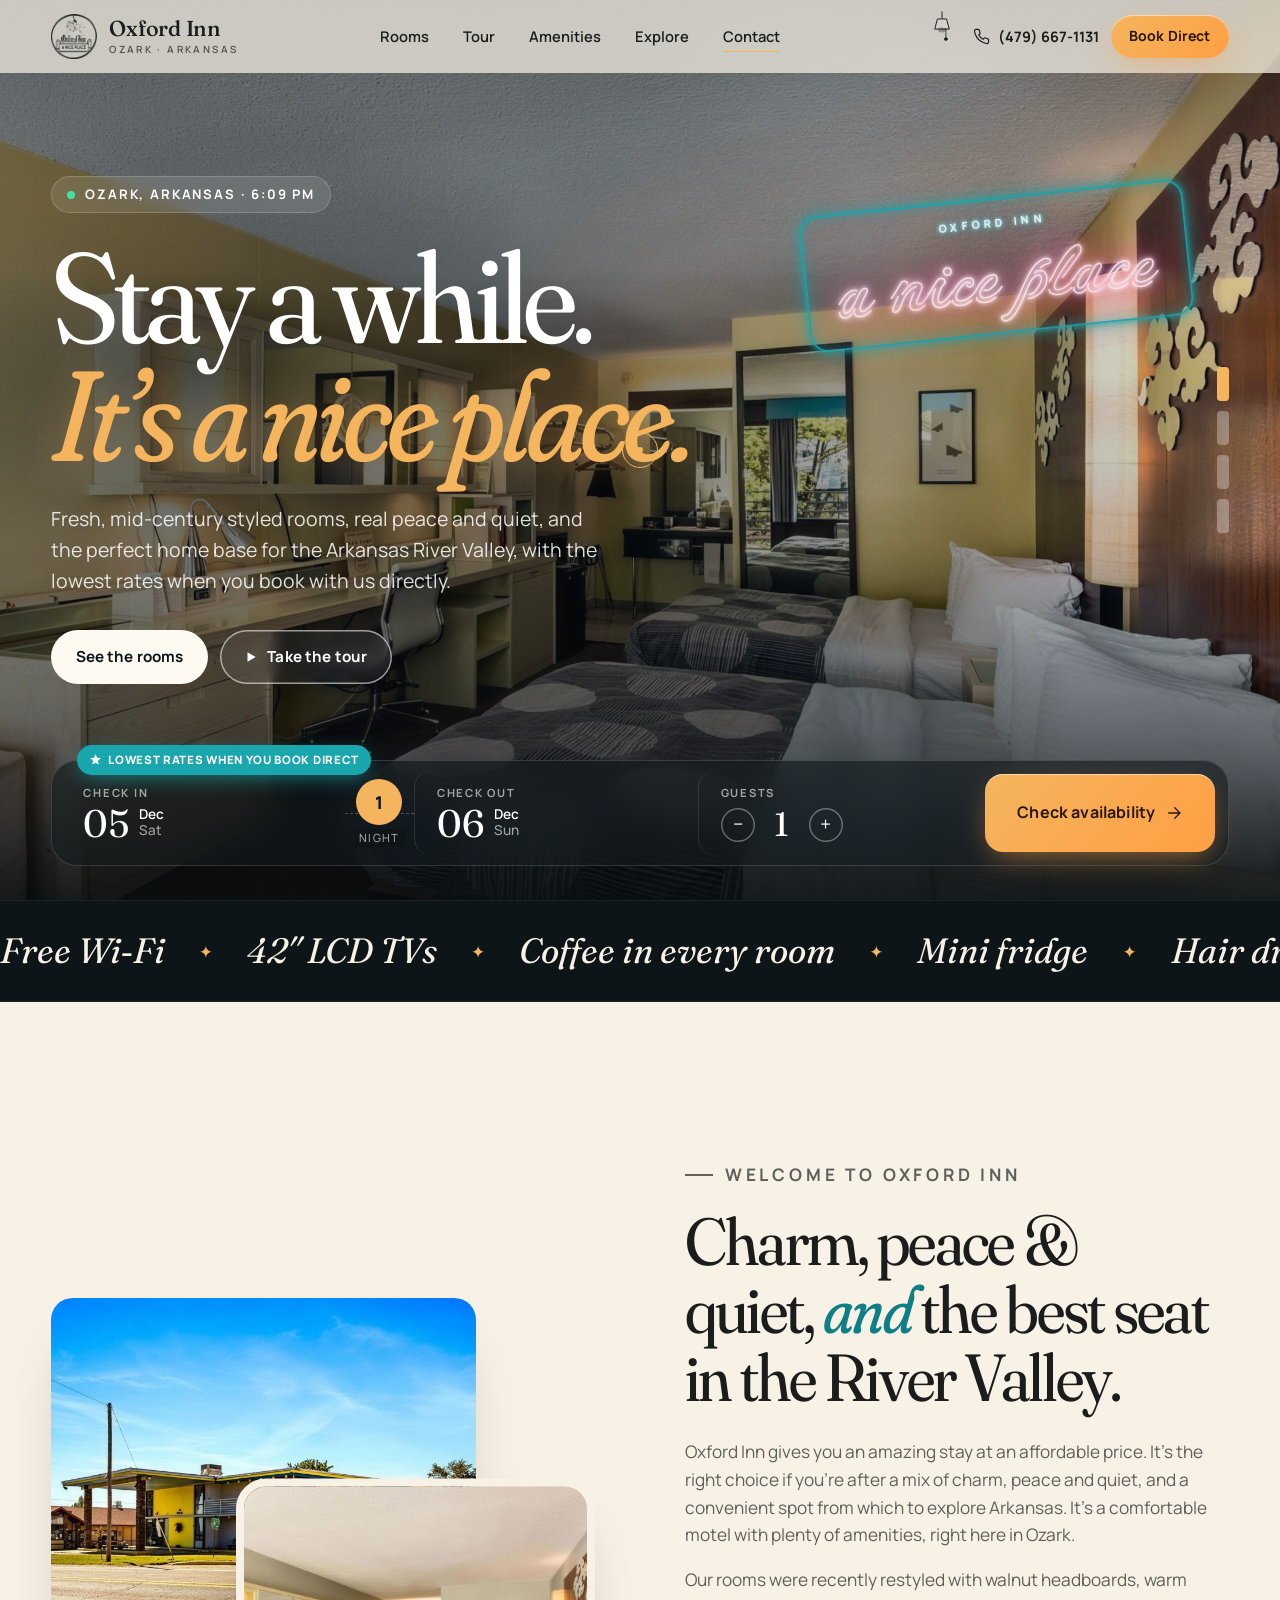
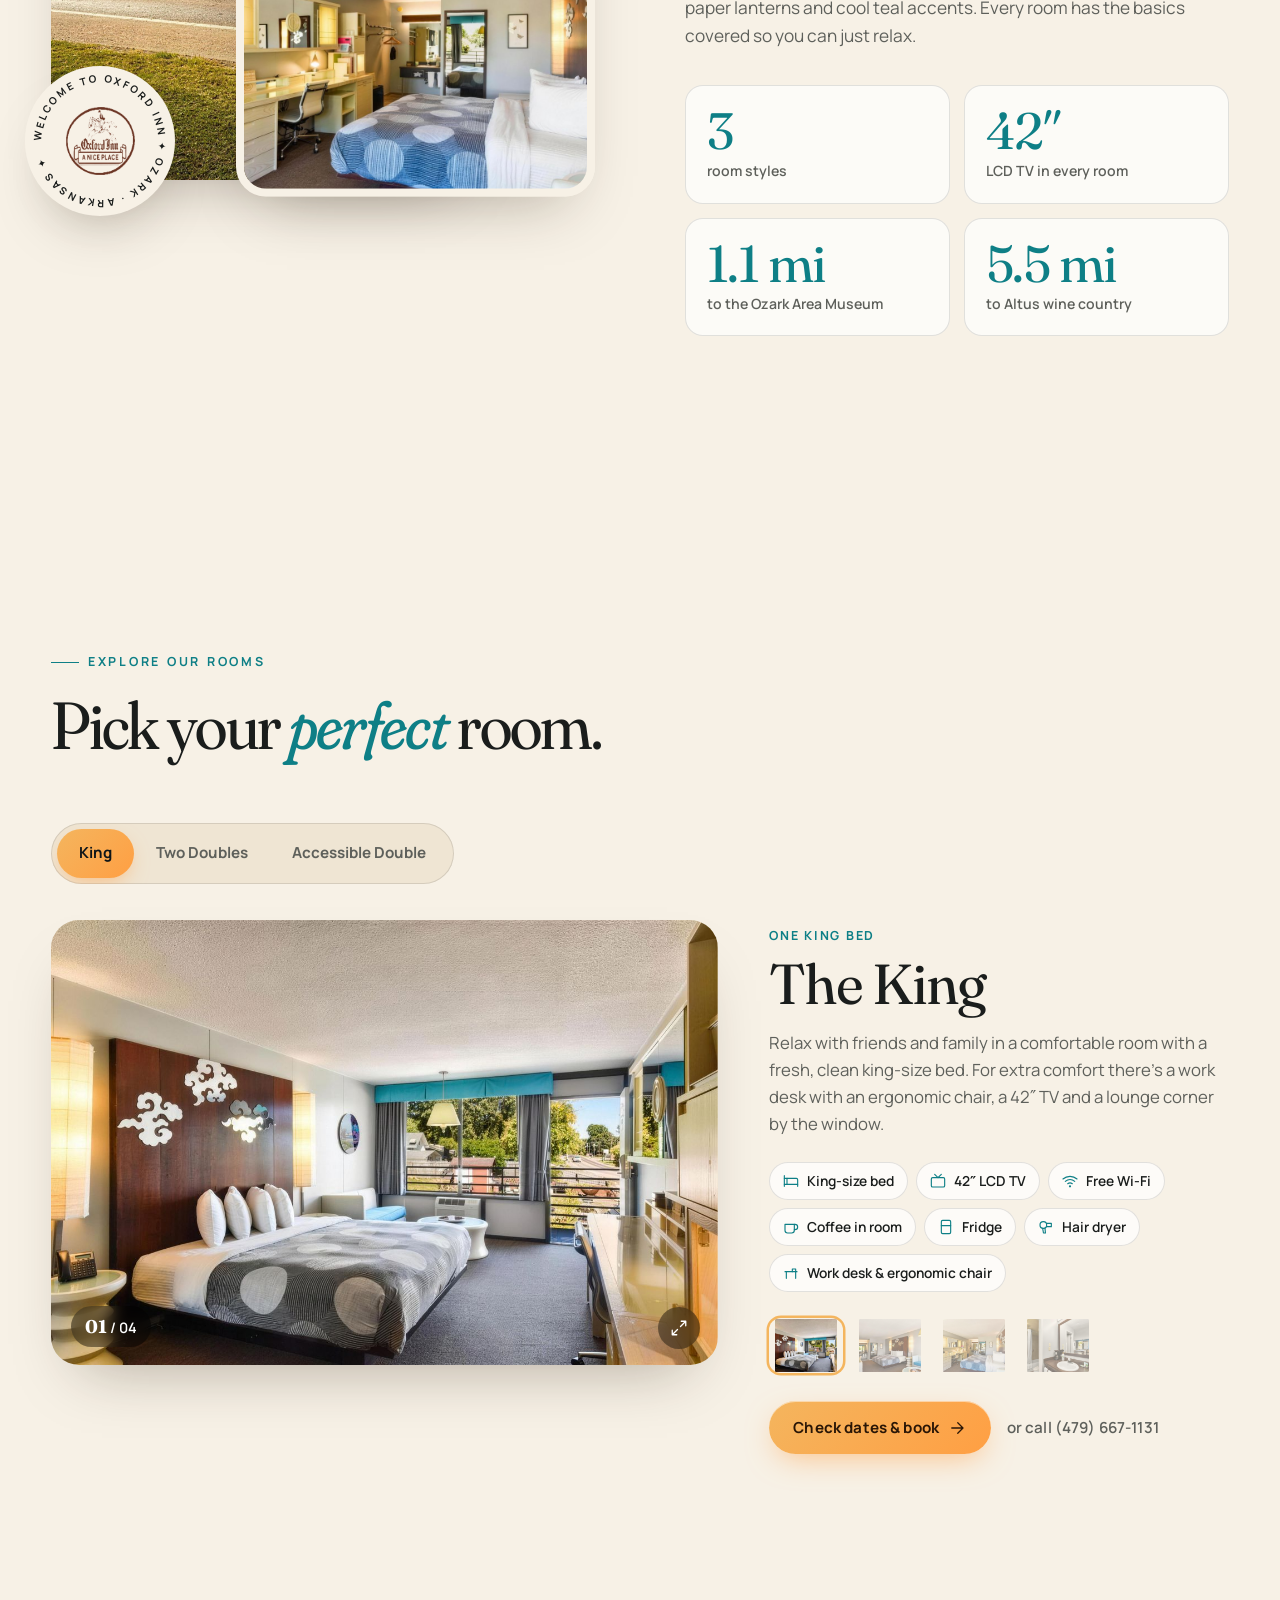
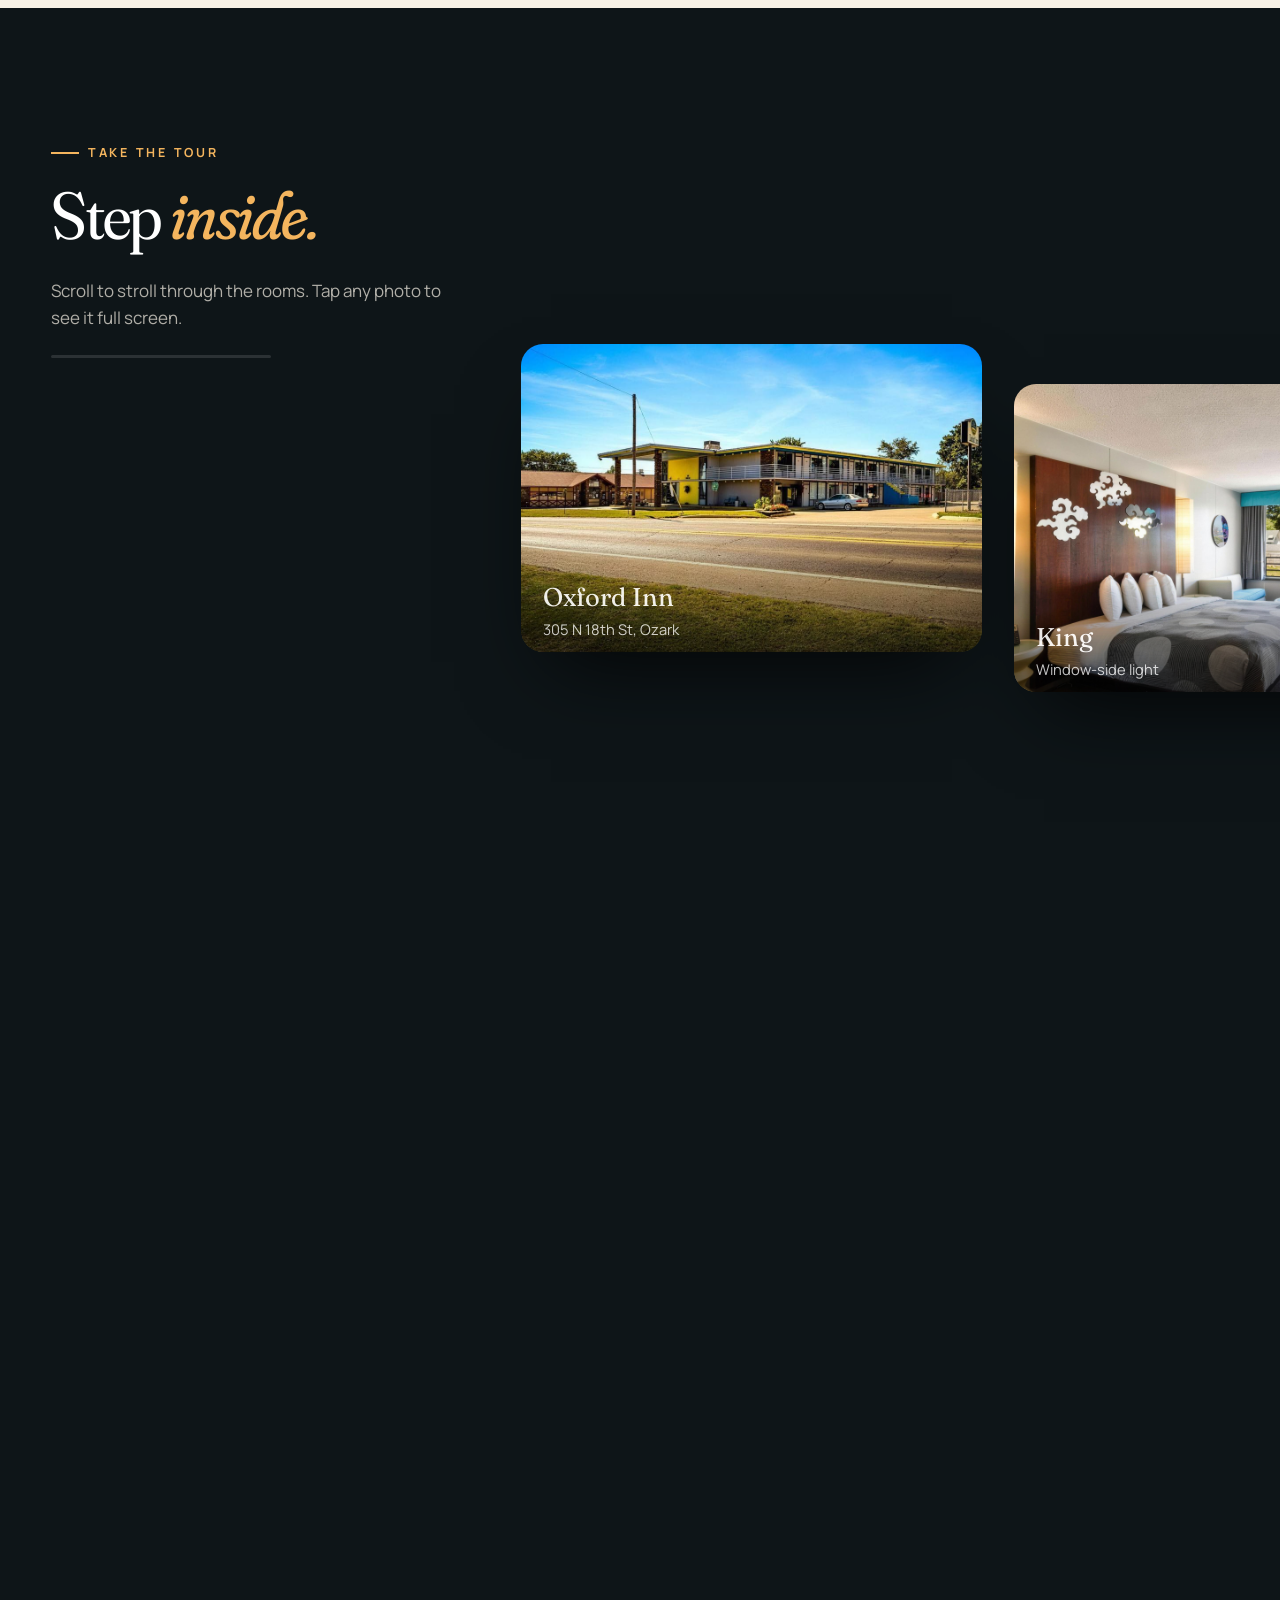
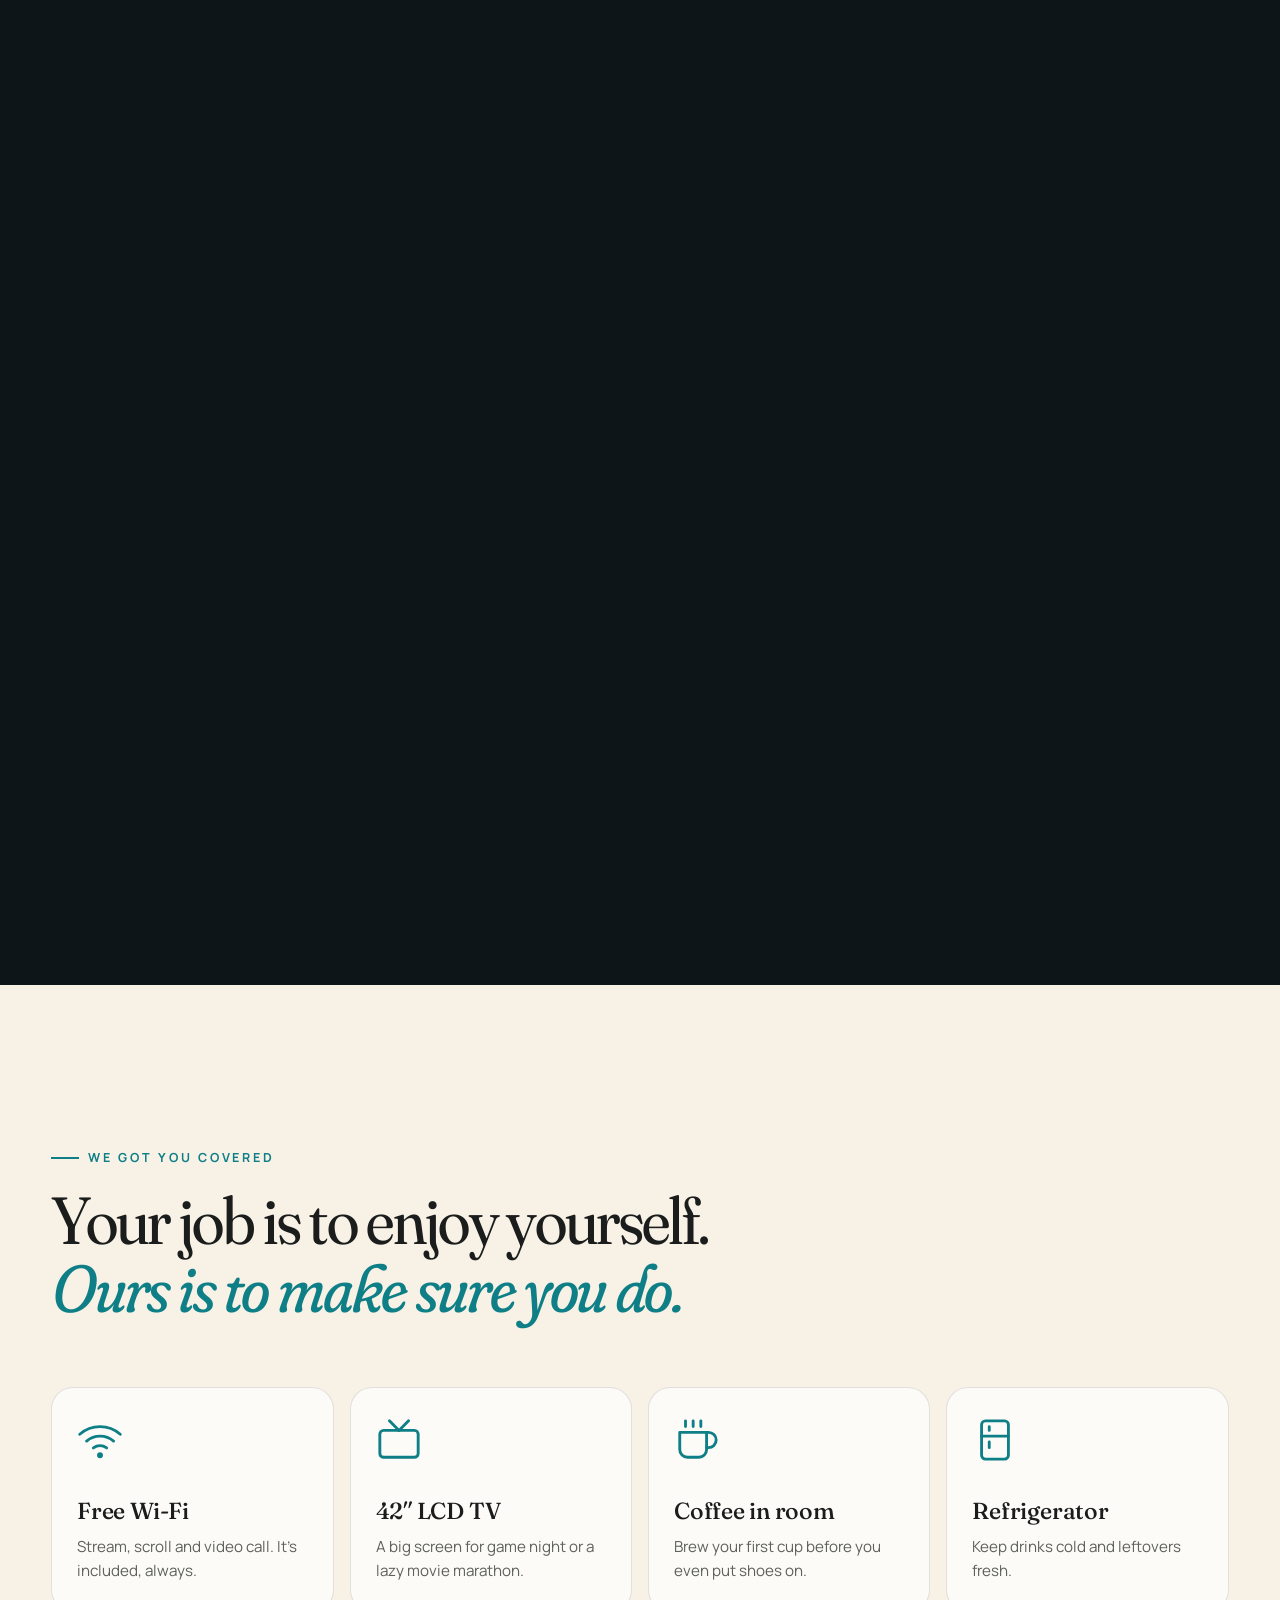
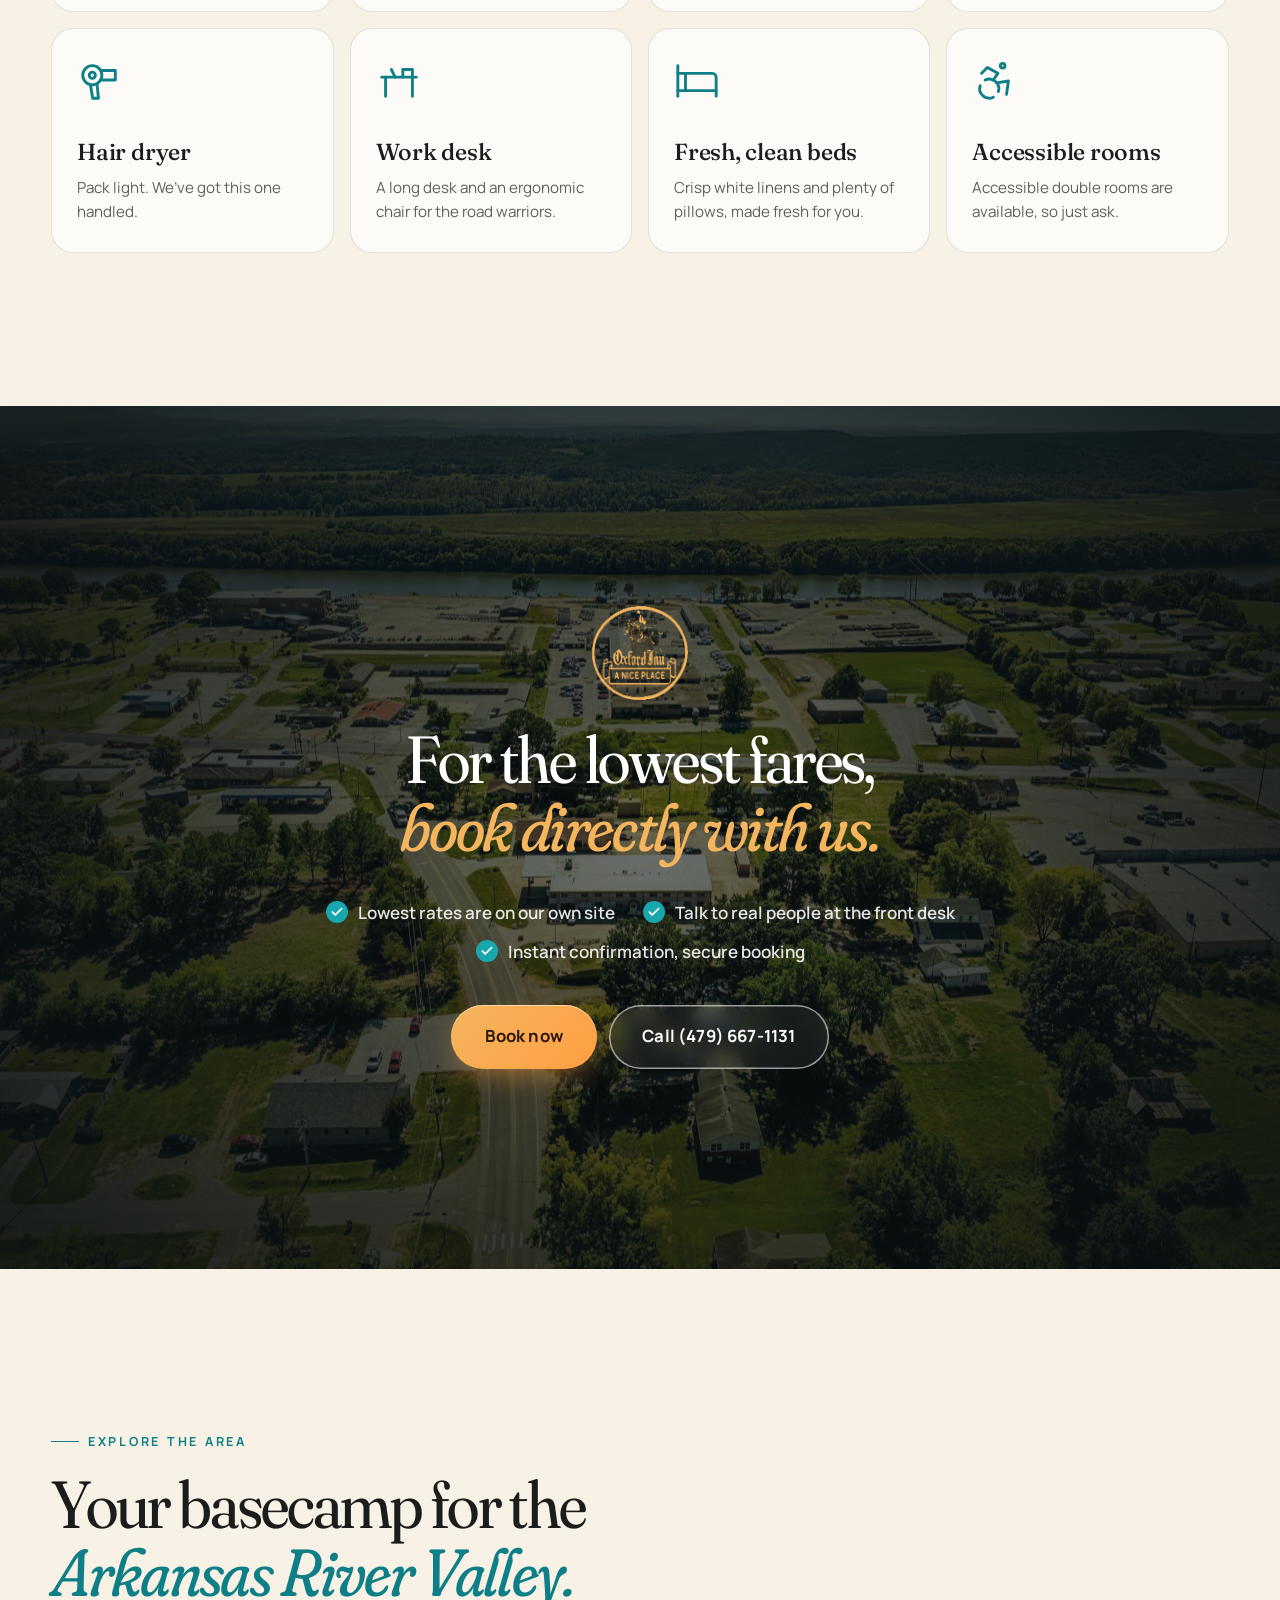
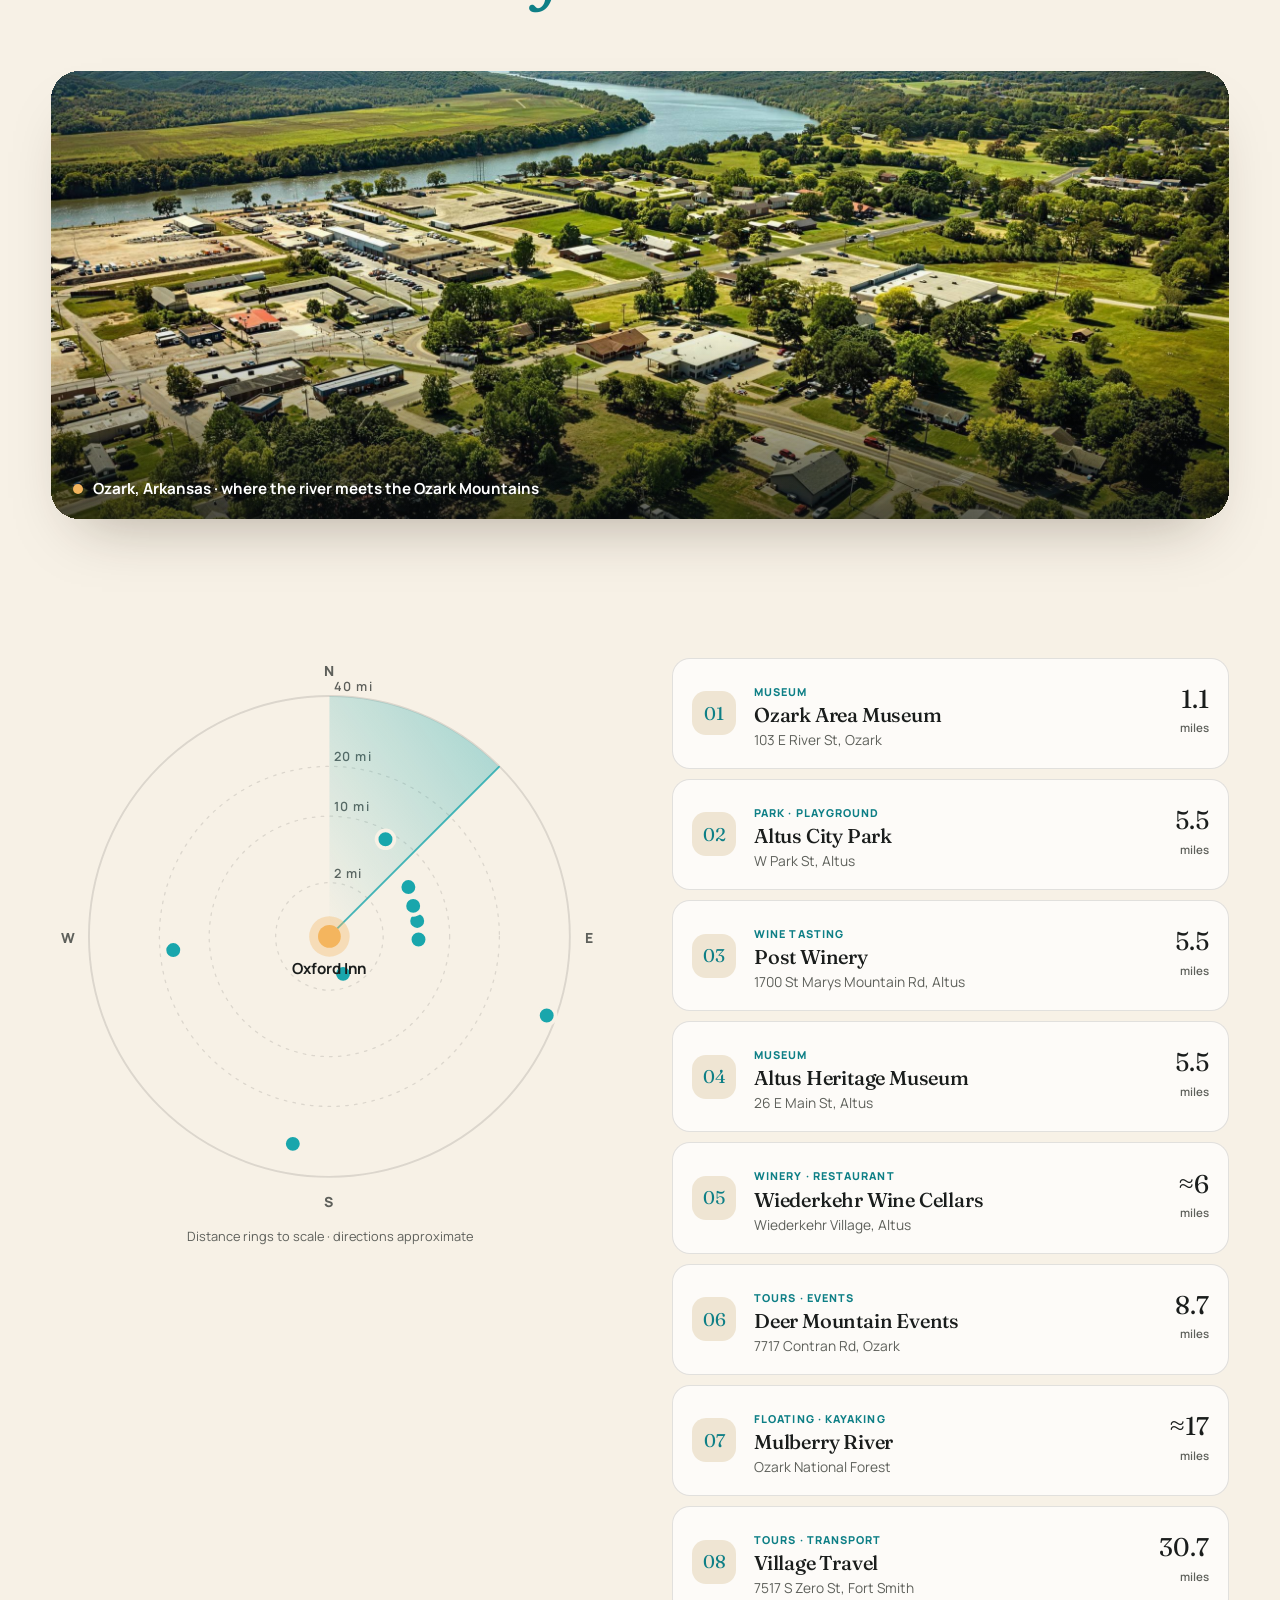
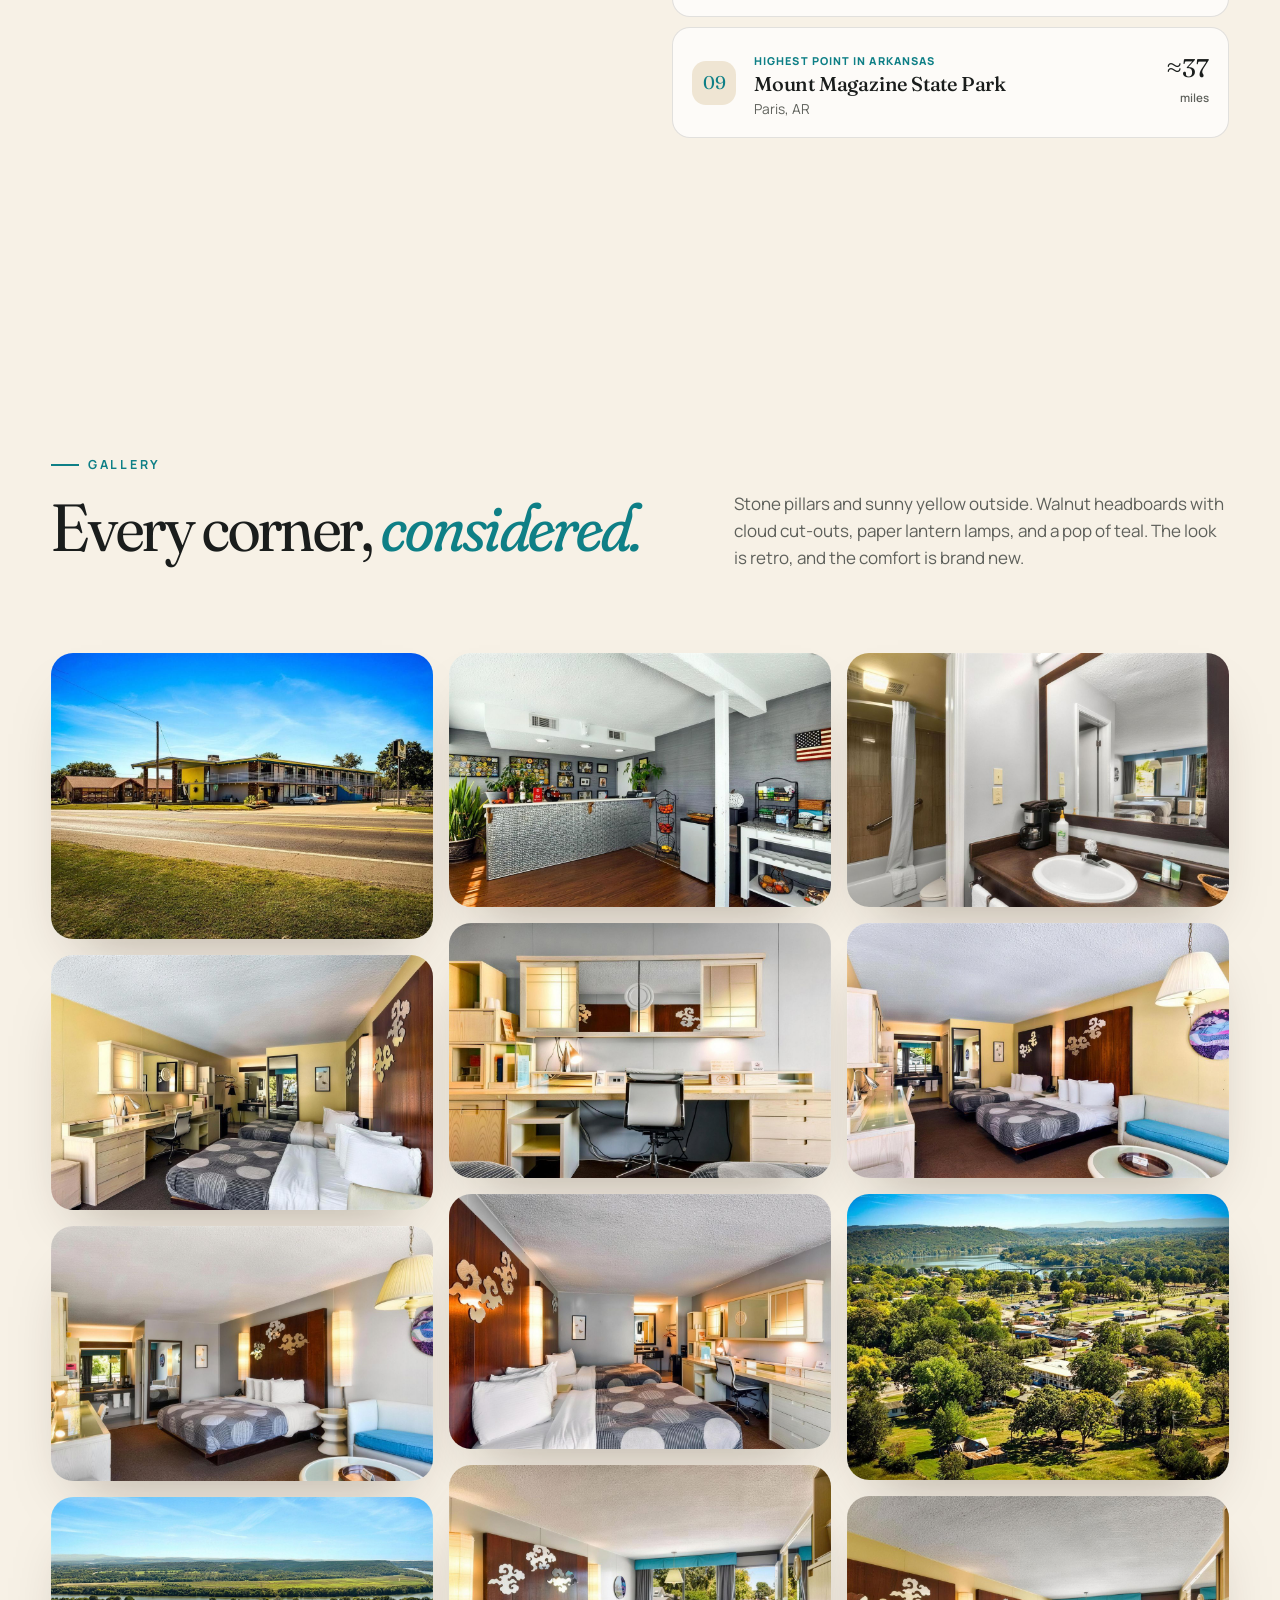
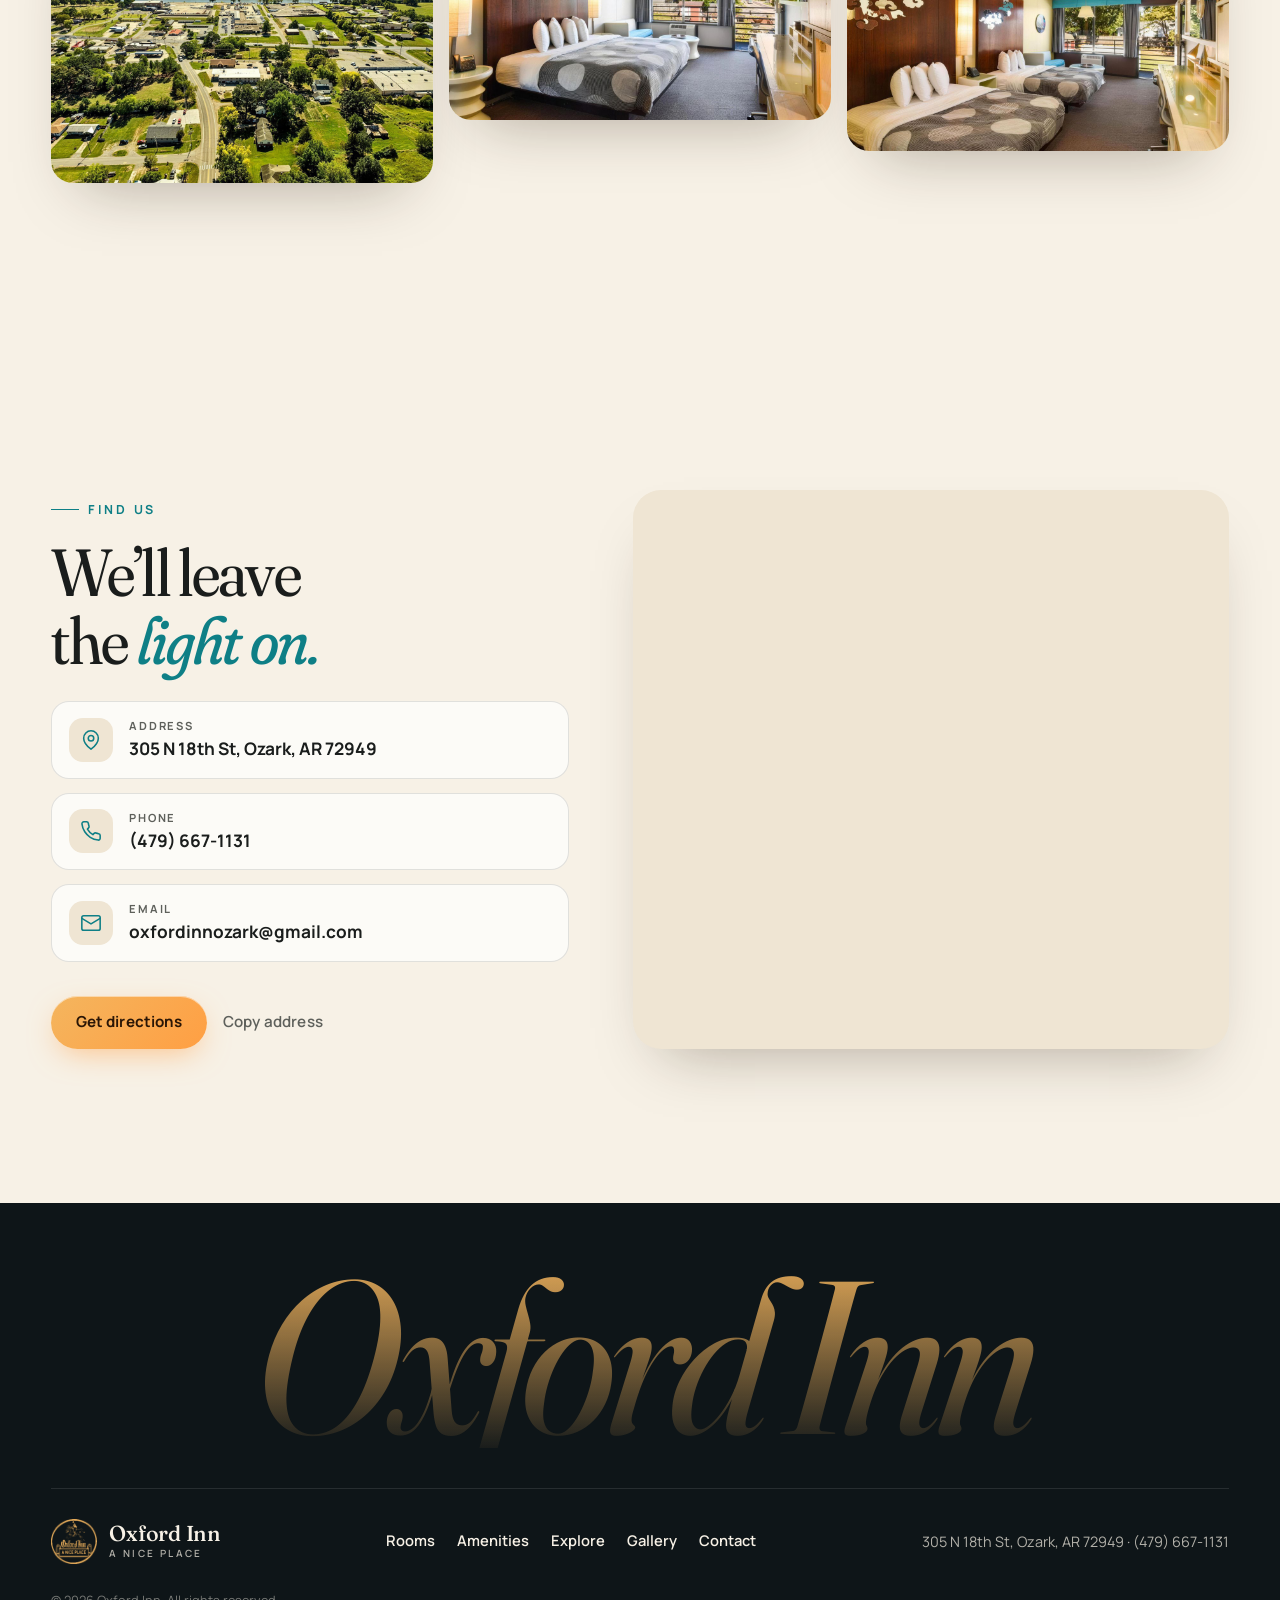
<file: index.html>
<!doctype html>
<html lang="en">
<head>
  <meta charset="utf-8">
  <meta name="viewport" content="width=device-width, initial-scale=1, viewport-fit=cover">
  <title>Oxford Inn · Ozark, Arkansas · A Nice Place to Stay</title>
  <meta name="description" content="Oxford Inn in Ozark, Arkansas: freshly styled King and Double rooms, free Wi‑Fi, 42″ TVs, in‑room coffee and fridge. Book direct for the lowest rates.">
  <meta name="theme-color" content="#0e1518">
  <meta property="og:title" content="Oxford Inn · A Nice Place in Ozark, Arkansas">
  <meta property="og:description" content="Charm, peace and quiet, and the perfect base for exploring Arkansas. Book direct for the lowest rates.">
  <meta property="og:image" content="images/king-1.jpg">
  <link rel="icon" href="images/logo-180.png">
  <link rel="apple-touch-icon" href="images/logo-180.png">
  <link rel="preconnect" href="https://fonts.googleapis.com">
  <link rel="preconnect" href="https://fonts.gstatic.com" crossorigin>
  <link href="https://fonts.googleapis.com/css2?family=Fraunces:ital,opsz,wght,SOFT@0,9..144,300..800,50;1,9..144,300..800,100&family=Manrope:wght@400;500;600;700;800&family=Neonderthaw&display=swap" rel="stylesheet">
  <link rel="stylesheet" href="styles.css">
  <script>
    // Apply saved theme before paint to avoid a flash
    try { const t = localStorage.getItem('oi-theme'); if (t) document.documentElement.dataset.theme = t; } catch (e) {}
  </script>
  <script type="application/ld+json">
  {
    "@context": "https://schema.org",
    "@type": "Motel",
    "name": "Oxford Inn",
    "slogan": "A Nice Place",
    "telephone": "+1-479-667-1131",
    "email": "oxfordinnozark@gmail.com",
    "url": "https://oxfordinnhotel.com/",
    "address": {"@type": "PostalAddress","streetAddress": "305 N 18th St","addressLocality": "Ozark","addressRegion": "AR","postalCode": "72949","addressCountry": "US"},
    "geo": {"@type": "GeoCoordinates","latitude": 35.490306,"longitude": -93.84393},
    "amenityFeature": [
      {"@type":"LocationFeatureSpecification","name":"Free Wi-Fi","value":true},
      {"@type":"LocationFeatureSpecification","name":"42 inch LCD TV","value":true},
      {"@type":"LocationFeatureSpecification","name":"In-room coffee","value":true},
      {"@type":"LocationFeatureSpecification","name":"Refrigerator","value":true},
      {"@type":"LocationFeatureSpecification","name":"Hair dryer","value":true}
    ]
  }
  </script>
</head>
<body>

<!-- ============ PRELOADER ============ -->
<div class="preloader" id="preloader" aria-hidden="true">
  <div class="preloader__logo"><span class="logo-mask"></span><span class="logo-mask logo-mask--fill"></span></div>
  <p class="preloader__tag">A Nice Place</p>
</div>

<div class="progress" id="progress"></div>
<div class="cursor" id="cursor" aria-hidden="true"><span></span></div>

<!-- ============ NAV ============ -->
<header class="nav" id="nav">
  <a href="#top" class="nav__brand" aria-label="Oxford Inn home">
    <span class="logo-mask nav__logo"></span>
    <span class="nav__name">Oxford Inn<small>Ozark · Arkansas</small></span>
  </a>
  <nav class="nav__links" aria-label="Main">
    <a href="#rooms">Rooms</a>
    <a href="#tour">Tour</a>
    <a href="#amenities">Amenities</a>
    <a href="#explore">Explore</a>
    <a href="#contact">Contact</a>
  </nav>
  <div class="nav__actions">
    <button class="lamp" id="lampToggle" aria-label="Toggle night mode" title="Pull the lamp chain">
      <svg viewBox="0 0 40 56" aria-hidden="true">
        <line class="lamp__cord" x1="20" y1="0" x2="20" y2="10"/>
        <path class="lamp__shade" d="M9 26 L13 11 H27 L31 26 Z"/>
        <ellipse class="lamp__bulb" cx="20" cy="28" rx="5" ry="3"/>
        <g class="lamp__chain"><line x1="26" y1="26" x2="26" y2="40"/><circle cx="26" cy="42" r="2.2"/></g>
      </svg>
    </button>
    <a class="nav__phone" href="tel:+14796671131">
      <svg viewBox="0 0 24 24"><path d="M22 16.92v3a2 2 0 0 1-2.18 2 19.79 19.79 0 0 1-8.63-3.07 19.5 19.5 0 0 1-6-6 19.79 19.79 0 0 1-3.07-8.67A2 2 0 0 1 4.11 2h3a2 2 0 0 1 2 1.72c.13.96.36 1.9.7 2.81a2 2 0 0 1-.45 2.11L8.09 9.91a16 16 0 0 0 6 6l1.27-1.27a2 2 0 0 1 2.11-.45c.91.34 1.85.57 2.81.7A2 2 0 0 1 22 16.92z"/></svg>
      <span>(479) 667‑1131</span>
    </a>
    <a class="btn btn--glow magnetic" href="#book" data-book>Book Direct</a>
    <button class="burger" id="burger" aria-label="Open menu" aria-expanded="false"><span></span><span></span></button>
  </div>
</header>

<div class="menu" id="menu" aria-hidden="true">
  <nav>
    <a href="#rooms">Rooms</a>
    <a href="#tour">Take the Tour</a>
    <a href="#amenities">Amenities</a>
    <a href="#explore">Explore Ozark</a>
    <a href="#contact">Contact</a>
  </nav>
  <div class="menu__foot">
    <a href="tel:+14796671131">(479) 667‑1131</a>
    <a href="mailto:oxfordinnozark@gmail.com">oxfordinnozark@gmail.com</a>
  </div>
</div>

<main id="top">

<!-- ============ HERO ============ -->
<section class="hero" id="hero">
  <div class="hero__slides" id="heroSlides">
    <div class="hero__slide is-active" style="--img:url('images/double-6.jpg'); --img-sm:url('images/double-6-1200.jpg')"></div>
    <div class="hero__slide" style="--img:url('images/aerial-bridge.jpg'); --img-sm:url('images/aerial-bridge-1200.jpg')"></div>
    <div class="hero__slide" style="--img:url('images/king-1.jpg'); --img-sm:url('images/king-1-1200.jpg')"></div>
    <div class="hero__slide" style="--img:url('images/exterior.jpg'); --img-sm:url('images/exterior-1200.jpg')"></div>
  </div>
  <div class="hero__shade"></div>
  <div class="hero__grain"></div>

  <div class="hero__content">
    <p class="hero__eyebrow reveal-up"><span class="dot"></span><span id="liveLine">Ozark, Arkansas</span></p>
    <h1 class="hero__title">
      <span class="split">Stay a while.</span>
      <em class="split split--italic">It’s a nice place.</em>
    </h1>
    <p class="hero__lede reveal-up" style="--d:.9s">Fresh, mid‑century styled rooms, real peace and quiet, and the perfect home base for the Arkansas River Valley, with the lowest rates when you book with us directly.</p>
    <div class="hero__ctas reveal-up" style="--d:1.05s">
      <a href="#rooms" class="btn btn--light magnetic">See the rooms</a>
      <a href="#tour" class="btn btn--ghost magnetic">
        <svg viewBox="0 0 24 24"><polygon points="6 4 20 12 6 20 6 4"/></svg> Take the tour
      </a>
    </div>
  </div>

  <div class="neon" aria-hidden="true">
    <span class="neon__small">Oxford Inn</span>
    <span class="neon__big">a <b>n</b>ice pl<b>a</b>ce</span>
  </div>

  <div class="hero__dots" id="heroDots" role="tablist" aria-label="Hero photos"></div>

  <!-- Booking bar -->
  <form class="booking" id="book" autocomplete="off">
    <div class="booking__badge">
      <svg viewBox="0 0 24 24"><path d="M12 2l2.9 6.9L22 9.3l-5.5 4.8 1.7 7.2L12 17.8 5.8 21.3l1.7-7.2L2 9.3l7.1-.4z"/></svg>
      Lowest rates when you book direct
    </div>
    <label class="booking__field" for="checkin">
      <span class="booking__label">Check in</span>
      <span class="booking__date"><b data-day="in">06</b><span><i data-mon="in">Oct</i><i data-dow="in">Tue</i></span></span>
      <input type="date" id="checkin" required>
    </label>
    <div class="booking__nights"><span id="nights">1</span><small id="nightsLabel">night</small></div>
    <label class="booking__field" for="checkout">
      <span class="booking__label">Check out</span>
      <span class="booking__date"><b data-day="out">07</b><span><i data-mon="out">Oct</i><i data-dow="out">Wed</i></span></span>
      <input type="date" id="checkout" required>
    </label>
    <div class="booking__field booking__field--guests">
      <span class="booking__label">Guests</span>
      <div class="stepper">
        <button type="button" data-step="-1" aria-label="Fewer guests">−</button>
        <output id="guests">1</output>
        <button type="button" data-step="1" aria-label="More guests">+</button>
      </div>
    </div>
    <button class="btn btn--glow booking__go magnetic" type="submit">
      Check availability
      <svg viewBox="0 0 24 24"><path d="M5 12h14M13 5l7 7-7 7"/></svg>
    </button>
  </form>

  <a href="#welcome" class="hero__scroll" aria-label="Scroll down"><span></span></a>
</section>

<!-- ============ MARQUEE ============ -->
<div class="marquee" aria-hidden="true">
  <div class="marquee__track">
    <span>Free Wi‑Fi</span><i>✦</i><span>42″ LCD TVs</span><i>✦</i><span>Coffee in every room</span><i>✦</i><span>Mini fridge</span><i>✦</i><span>Hair dryer</span><i>✦</i><span>Work desk &amp; ergonomic chair</span><i>✦</i><span>Accessible rooms</span><i>✦</i><span>Book direct · lowest fares</span><i>✦</i>
    <span>Free Wi‑Fi</span><i>✦</i><span>42″ LCD TVs</span><i>✦</i><span>Coffee in every room</span><i>✦</i><span>Mini fridge</span><i>✦</i><span>Hair dryer</span><i>✦</i><span>Work desk &amp; ergonomic chair</span><i>✦</i><span>Accessible rooms</span><i>✦</i><span>Book direct · lowest fares</span><i>✦</i>
  </div>
</div>

<!-- ============ WELCOME ============ -->
<section class="welcome section" id="welcome">
  <div class="welcome__media">
    <figure class="welcome__img welcome__img--a parallax" data-speed="-0.06"><img src="images/exterior.jpg" srcset="images/exterior-1200.jpg 1200w, images/exterior.jpg 2400w" sizes="(max-width: 900px) 100vw, 50vw" alt="Oxford Inn on a sunny day, seen from the street" loading="lazy"></figure>
    <figure class="welcome__img welcome__img--b parallax" data-speed="0.08"><img src="images/king-3.jpg" srcset="images/king-3-1200.jpg 1200w, images/king-3.jpg 2400w" sizes="(max-width: 900px) 100vw, 50vw" alt="King room with work desk and fresh linens" loading="lazy"></figure>
    <div class="welcome__stamp spin-on-scroll" aria-hidden="true">
      <svg viewBox="0 0 200 200"><defs><path id="circ" d="M100,100 m-78,0 a78,78 0 1,1 156,0 a78,78 0 1,1 -156,0"/></defs>
        <text><textPath href="#circ">WELCOME TO OXFORD INN ✦ OZARK · ARKANSAS ✦ </textPath></text></svg>
      <span class="logo-mask"></span>
    </div>
  </div>
  <div class="welcome__copy">
    <p class="eyebrow reveal">Welcome to Oxford Inn</p>
    <h2 class="display reveal">Charm, peace &amp; quiet, <em>and</em> the best seat in the River Valley.</h2>
    <p class="reveal">Oxford Inn gives you an amazing stay at an affordable price. It’s the right choice if you’re after a mix of charm, peace and quiet, and a convenient spot from which to explore Arkansas. It’s a comfortable motel with plenty of amenities, right here in Ozark.</p>
    <p class="reveal">Our rooms were recently restyled with walnut headboards, warm paper lanterns and cool teal accents. Every room has the basics covered so you can just relax.</p>
    <div class="stats">
      <div class="stat reveal"><b data-count="3">0</b><span>room styles</span></div>
      <div class="stat reveal"><b data-count="42" data-suffix="″">0</b><span>LCD TV in every room</span></div>
      <div class="stat reveal"><b data-count="1.1" data-decimals="1" data-suffix=" mi">0</b><span>to the Ozark Area Museum</span></div>
      <div class="stat reveal"><b data-count="5.5" data-decimals="1" data-suffix=" mi">0</b><span>to Altus wine country</span></div>
    </div>
  </div>
</section>

<!-- ============ ROOMS ============ -->
<section class="rooms section" id="rooms">
  <header class="section__head">
    <p class="eyebrow reveal">Explore our rooms</p>
    <h2 class="display reveal">Pick your <em>perfect</em> room.</h2>
  </header>

  <div class="tabs reveal" role="tablist" aria-label="Room types" id="roomTabs">
    <span class="tabs__pill" id="tabsPill"></span>
  </div>

  <div class="room" id="room">
    <div class="room__stage tilt" id="roomStage">
      <div class="room__frames" id="roomFrames"></div>
      <button class="room__arrow room__arrow--prev" data-dir="-1" aria-label="Previous photo"><svg viewBox="0 0 24 24"><path d="M15 18l-6-6 6-6"/></svg></button>
      <button class="room__arrow room__arrow--next" data-dir="1" aria-label="Next photo"><svg viewBox="0 0 24 24"><path d="M9 18l6-6-6-6"/></svg></button>
      <div class="room__count"><b id="roomIdx">01</b> / <span id="roomTotal">03</span></div>
      <button class="room__zoom" id="roomZoom" aria-label="View full screen"><svg viewBox="0 0 24 24"><path d="M15 3h6v6M9 21H3v-6M21 3l-7 7M3 21l7-7"/></svg></button>
    </div>
    <div class="room__info">
      <p class="room__kicker" id="roomKicker"></p>
      <h3 class="room__name" id="roomName"></h3>
      <p class="room__desc" id="roomDesc"></p>
      <ul class="chips" id="roomChips"></ul>
      <div class="room__thumbs" id="roomThumbs"></div>
      <div class="room__cta">
        <a class="btn btn--glow magnetic" href="#" data-book-link>Check dates &amp; book <svg viewBox="0 0 24 24"><path d="M5 12h14M13 5l7 7-7 7"/></svg></a>
        <a class="btn btn--text" href="tel:+14796671131">or call (479) 667‑1131</a>
      </div>
    </div>
  </div>
</section>

<!-- ============ PINNED HORIZONTAL TOUR ============ -->
<section class="tour" id="tour">
  <div class="tour__sticky">
    <div class="tour__intro">
      <p class="eyebrow">Take the tour</p>
      <h2 class="display">Step <em>inside.</em></h2>
      <p>Scroll to stroll through the rooms. Tap any photo to see it full screen.</p>
      <div class="tour__bar"><span id="tourBar"></span></div>
    </div>
    <div class="tour__track" id="tourTrack">
      <figure class="tour__card" data-lightbox="tour"><img src="images/exterior.jpg" srcset="images/exterior-1200.jpg 1200w, images/exterior.jpg 2400w" sizes="(max-width: 900px) 84vw, 40vw" alt="Oxford Inn from the street on a sunny day" loading="lazy"><figcaption><b>Oxford Inn</b> 305 N 18th St, Ozark</figcaption></figure>
      <figure class="tour__card" data-lightbox="tour"><img src="images/king-1.jpg" srcset="images/king-1-1200.jpg 1200w, images/king-1.jpg 2400w" sizes="(max-width: 900px) 84vw, 40vw" alt="King room with a big window and balcony view" loading="lazy"><figcaption><b>King</b> Window‑side light</figcaption></figure>
      <figure class="tour__card" data-lightbox="tour"><img src="images/double-6.jpg" srcset="images/double-6-1200.jpg 1200w, images/double-6.jpg 2400w" sizes="(max-width: 900px) 84vw, 40vw" alt="Double room with two beds and a long desk" loading="lazy"><figcaption><b>Two Doubles</b> Room for the whole crew</figcaption></figure>
      <figure class="tour__card" data-lightbox="tour"><img src="images/king-2.jpg" srcset="images/king-2-1200.jpg 1200w, images/king-2.jpg 2400w" sizes="(max-width: 900px) 84vw, 40vw" alt="King room with lounge sofa and pendant lamp" loading="lazy"><figcaption><b>King</b> Lounge corner</figcaption></figure>
      <figure class="tour__card tour__card--tall" data-lightbox="tour"><img src="images/bath.jpg" srcset="images/bath-1200.jpg 1200w, images/bath.jpg 2400w" sizes="(max-width: 900px) 84vw, 40vw" alt="Vanity with coffee maker and bath with shower" loading="lazy"><figcaption><b>Vanity &amp; bath</b> Coffee’s on us</figcaption></figure>
      <figure class="tour__card" data-lightbox="tour"><img src="images/desk.jpg" srcset="images/desk-1200.jpg 1200w, images/desk.jpg 2400w" sizes="(max-width: 900px) 84vw, 40vw" alt="Lantern-lit work desk with ergonomic chair" loading="lazy"><figcaption><b>The desk</b> Get some work done</figcaption></figure>
      <figure class="tour__card" data-lightbox="tour"><img src="images/king-3.jpg" srcset="images/king-3-1200.jpg 1200w, images/king-3.jpg 2400w" sizes="(max-width: 900px) 84vw, 40vw" alt="King room with lantern-lit desk" loading="lazy"><figcaption><b>King</b> Lantern‑lit desk</figcaption></figure>
      <figure class="tour__card tour__card--tall" data-lightbox="tour"><img src="images/double-5.jpg" srcset="images/double-5-1200.jpg 1200w, images/double-5.jpg 2400w" sizes="(max-width: 900px) 84vw, 40vw" alt="Double room opening onto the walkway" loading="lazy"><figcaption><b>Two Doubles</b> Sunny side up</figcaption></figure>
      <figure class="tour__card" data-lightbox="tour"><img src="images/double-7.jpg" srcset="images/double-7-1200.jpg 1200w, images/double-7.jpg 2400w" sizes="(max-width: 900px) 84vw, 40vw" alt="Double room with walnut headboards and desk" loading="lazy"><figcaption><b>Two Doubles</b> Walnut &amp; lantern light</figcaption></figure>
      <figure class="tour__card" data-lightbox="tour"><img src="images/lobby.jpg" srcset="images/lobby-1200.jpg 1200w, images/lobby.jpg 2400w" sizes="(max-width: 900px) 84vw, 40vw" alt="Front desk and lobby with plants" loading="lazy"><figcaption><b>The lobby</b> Come say hi</figcaption></figure>
      <figure class="tour__card" data-lightbox="tour"><img src="images/aerial-bridge.jpg" srcset="images/aerial-bridge-1200.jpg 1200w, images/aerial-bridge.jpg 2400w" sizes="(max-width: 900px) 84vw, 40vw" alt="Aerial view of Ozark and the Arkansas River bridge" loading="lazy"><figcaption><b>Ozark</b> On the Arkansas River</figcaption></figure>
      <div class="tour__end">
        <p class="display">Like what<br>you see?</p>
        <a class="btn btn--glow magnetic" href="#book" data-book>Book your stay</a>
      </div>
    </div>
  </div>
</section>

<!-- ============ AMENITIES ============ -->
<section class="amenities section" id="amenities">
  <header class="section__head">
    <p class="eyebrow reveal">We got you covered</p>
    <h2 class="display reveal">Your job is to enjoy yourself. <em>Ours is to make sure you do.</em></h2>
  </header>
  <div class="amenity-grid">
    <article class="amenity reveal spotlight">
      <svg viewBox="0 0 24 24"><path class="a1" d="M5 12.55a11 11 0 0 1 14.08 0"/><path class="a2" d="M1.42 9a16 16 0 0 1 21.16 0"/><path class="a0" d="M8.53 16.11a6 6 0 0 1 6.95 0"/><circle cx="12" cy="20" r=".8"/></svg>
      <h3>Free Wi‑Fi</h3><p>Stream, scroll and video call. It’s included, always.</p>
    </article>
    <article class="amenity reveal spotlight">
      <svg viewBox="0 0 24 24"><rect x="2" y="7" width="20" height="14" rx="2"/><polyline points="17 2 12 7 7 2"/></svg>
      <h3>42″ LCD TV</h3><p>A big screen for game night or a lazy movie marathon.</p>
    </article>
    <article class="amenity reveal spotlight">
      <svg viewBox="0 0 24 24"><path d="M17 8h1a4 4 0 1 1 0 8h-1"/><path d="M3 8h14v9a4 4 0 0 1-4 4H7a4 4 0 0 1-4-4Z"/><path class="steam" d="M6 2v3M10 2v3M14 2v3"/></svg>
      <h3>Coffee in room</h3><p>Brew your first cup before you even put shoes on.</p>
    </article>
    <article class="amenity reveal spotlight">
      <svg viewBox="0 0 24 24"><rect x="5" y="2" width="14" height="20" rx="2"/><path d="M5 10h14"/><path d="M9 5v2M9 13v3"/></svg>
      <h3>Refrigerator</h3><p>Keep drinks cold and leftovers fresh.</p>
    </article>
    <article class="amenity reveal spotlight">
      <svg viewBox="0 0 24 24"><circle cx="8" cy="9" r="5"/><circle cx="8" cy="9" r="1.6"/><path d="M13 6.5h7v5h-7"/><path d="M7 14l1.2 7h3L10.5 14"/></svg>
      <h3>Hair dryer</h3><p>Pack light. We’ve got this one handled.</p>
    </article>
    <article class="amenity reveal spotlight">
      <svg viewBox="0 0 24 24"><path d="M3 10h18"/><path d="M5 10v10M19 10v10"/><path d="M14 10V6h5v4"/><path d="M8 6l2 4"/></svg>
      <h3>Work desk</h3><p>A long desk and an ergonomic chair for the road warriors.</p>
    </article>
    <article class="amenity reveal spotlight">
      <svg viewBox="0 0 24 24"><path d="M2 4v16"/><path d="M2 8h18a2 2 0 0 1 2 2v10"/><path d="M2 17h20"/><path d="M6 8v9"/></svg>
      <h3>Fresh, clean beds</h3><p>Crisp white linens and plenty of pillows, made fresh for you.</p>
    </article>
    <article class="amenity reveal spotlight">
      <svg viewBox="0 0 24 24"><circle cx="16" cy="4" r="1.2"/><path d="m18 19 1-7-6 1"/><path d="m5 8 3-3 5.5 3-2.36 3.5"/><path d="M4.24 14.5a5 5 0 0 0 6.88 6"/><path d="M13.76 17.5a5 5 0 0 0-6.88-6"/></svg>
      <h3>Accessible rooms</h3><p>Accessible double rooms are available, so just ask.</p>
    </article>
  </div>
</section>

<!-- ============ BOOK DIRECT BANNER ============ -->
<section class="direct" id="direct">
  <div class="direct__bg parallax" data-speed="0.12" style="--img:url('images/aerial-river.jpg'); --img-sm:url('images/aerial-river-1200.jpg')"></div>
  <div class="direct__inner">
    <span class="logo-mask direct__logo reveal"></span>
    <h2 class="display reveal">For the lowest fares,<br><em>book directly with us.</em></h2>
    <ul class="direct__perks">
      <li class="reveal"><svg viewBox="0 0 24 24"><path d="M20 6 9 17l-5-5"/></svg>Lowest rates are on our own site</li>
      <li class="reveal"><svg viewBox="0 0 24 24"><path d="M20 6 9 17l-5-5"/></svg>Talk to real people at the front desk</li>
      <li class="reveal"><svg viewBox="0 0 24 24"><path d="M20 6 9 17l-5-5"/></svg>Instant confirmation, secure booking</li>
    </ul>
    <div class="direct__ctas reveal">
      <a class="btn btn--glow btn--lg magnetic" href="#book" data-book>Book now</a>
      <a class="btn btn--ghost btn--lg magnetic" href="tel:+14796671131">Call (479) 667‑1131</a>
    </div>
  </div>
</section>

<!-- ============ EXPLORE ============ -->
<section class="explore section" id="explore">
  <header class="section__head">
    <p class="eyebrow reveal">Explore the area</p>
    <h2 class="display reveal">Your basecamp for the <em>Arkansas River Valley.</em></h2>
  </header>

  <figure class="vista reveal">
    <div class="vista__img parallax" data-speed="0.08"><img src="images/aerial-valley.jpg" srcset="images/aerial-valley-1200.jpg 1200w, images/aerial-valley.jpg 2400w" sizes="(max-width: 1320px) 100vw, 1320px" alt="Aerial view of Ozark, Arkansas, with the Arkansas River and rolling hills" loading="lazy"></div>
    <figcaption><span class="vista__pin"></span>Ozark, Arkansas · where the river meets the Ozark Mountains</figcaption>
  </figure>

  <div class="filters reveal" id="filters" role="toolbar" aria-label="Filter places">
    <button class="is-on" data-filter="all">All</button>
    <button data-filter="history">Museums</button>
    <button data-filter="wine">Wine</button>
    <button data-filter="outdoors">Outdoors</button>
    <button data-filter="events">Tours &amp; events</button>
    <button data-filter="travel">Transport</button>
  </div>

  <div class="explore__grid">
    <div class="radar reveal" id="radar">
      <svg viewBox="-220 -220 440 440" id="radarSvg" role="img" aria-label="Radar map of nearby places, distances from Oxford Inn">
        <defs>
          <linearGradient id="sweepGrad" x1="0" y1="1" x2="1" y2="0">
            <stop offset="0" stop-color="#19a6ac" stop-opacity="0"/>
            <stop offset="1" stop-color="#19a6ac" stop-opacity=".38"/>
          </linearGradient>
        </defs>
        <g class="radar__rings" id="radarRings"></g>
        <g class="radar__compass">
          <text x="0" y="-206">N</text><text x="206" y="5">E</text><text x="0" y="214">S</text><text x="-206" y="5">W</text>
        </g>
        <g class="radar__sweep"><path d="M0 0 L0 -190 A190 190 0 0 1 134 -134 Z" fill="url(#sweepGrad)"/><line x1="0" y1="0" x2="134" y2="-134"/></g>
        <g id="radarPins"></g>
        <g class="radar__home">
          <circle r="16" class="radar__pulse"/>
          <circle r="9"/>
          <text y="30">Oxford Inn</text>
        </g>
      </svg>
      <p class="radar__note"><span class="radar__note--lg">Distance rings to scale · directions approximate</span><span class="radar__note--sm">Distance rings to scale · pins spaced for easy tapping</span></p>
      <!-- phones: tap-friendly place picker + detail card that stay right under the radar -->
      <div class="rchips" id="radarChips" role="tablist" aria-label="Nearby places"></div>
      <div class="rcard" id="radarCard" aria-live="polite"></div>
    </div>
    <ol class="places" id="places"></ol>
  </div>
</section>

<!-- ============ GALLERY ============ -->
<section class="gallery section" id="gallery">
  <header class="section__head section__head--row">
    <div>
      <p class="eyebrow reveal">Gallery</p>
      <h2 class="display reveal">Every corner, <em>considered.</em></h2>
    </div>
    <p class="reveal muted">Stone pillars and sunny yellow outside. Walnut headboards with cloud cut‑outs, paper lantern lamps, and a pop of teal. The look is retro, and the comfort is brand new.</p>
  </header>
  <div class="masonry">
    <figure data-lightbox="gallery" class="reveal"><img src="images/exterior.jpg" srcset="images/exterior-1200.jpg 1200w, images/exterior.jpg 2400w" sizes="(max-width: 640px) 50vw, 33vw" alt="Oxford Inn on a sunny day" loading="lazy"></figure>
    <figure data-lightbox="gallery" class="reveal"><img src="images/double-6.jpg" srcset="images/double-6-1200.jpg 1200w, images/double-6.jpg 2400w" sizes="(max-width: 640px) 50vw, 33vw" alt="Two-bed room with long desk" loading="lazy"></figure>
    <figure data-lightbox="gallery" class="reveal"><img src="images/king-2.jpg" srcset="images/king-2-1200.jpg 1200w, images/king-2.jpg 2400w" sizes="(max-width: 900px) 100vw, 50vw" alt="King room with sofa" loading="lazy"></figure>
    <figure data-lightbox="gallery" class="reveal"><img src="images/aerial-river.jpg" srcset="images/aerial-river-1200.jpg 1200w, images/aerial-river.jpg 2400w" sizes="(max-width: 900px) 100vw, 50vw" alt="Ozark and the Arkansas River from above" loading="lazy"></figure>
    <figure data-lightbox="gallery" class="reveal"><img src="images/lobby.jpg" srcset="images/lobby-1200.jpg 1200w, images/lobby.jpg 2400w" sizes="(max-width: 900px) 100vw, 50vw" alt="Front desk and lobby" loading="lazy"></figure>
    <figure data-lightbox="gallery" class="reveal"><img src="images/desk.jpg" srcset="images/desk-1200.jpg 1200w, images/desk.jpg 2400w" sizes="(max-width: 900px) 100vw, 50vw" alt="Lantern-lit work desk" loading="lazy"></figure>
    <figure data-lightbox="gallery" class="reveal"><img src="images/double-7.jpg" srcset="images/double-7-1200.jpg 1200w, images/double-7.jpg 2400w" sizes="(max-width: 900px) 100vw, 50vw" alt="Two-bed room with walnut headboards" loading="lazy"></figure>
    <figure data-lightbox="gallery" class="reveal"><img src="images/king-1.jpg" srcset="images/king-1-1200.jpg 1200w, images/king-1.jpg 2400w" sizes="(max-width: 900px) 100vw, 50vw" alt="King room by the window" loading="lazy"></figure>
    <figure data-lightbox="gallery" class="reveal"><img src="images/bath.jpg" srcset="images/bath-1200.jpg 1200w, images/bath.jpg 2400w" sizes="(max-width: 900px) 100vw, 50vw" alt="Vanity and bathroom" loading="lazy"></figure>
    <figure data-lightbox="gallery" class="reveal"><img src="images/double-8.jpg" srcset="images/double-8-1200.jpg 1200w, images/double-8.jpg 2400w" sizes="(max-width: 900px) 100vw, 50vw" alt="Two-bed room with lounge sofa" loading="lazy"></figure>
    <figure data-lightbox="gallery" class="reveal"><img src="images/aerial-bridge.jpg" srcset="images/aerial-bridge-1200.jpg 1200w, images/aerial-bridge.jpg 2400w" sizes="(max-width: 900px) 100vw, 50vw" alt="The Arkansas River bridge in Ozark" loading="lazy"></figure>
    <figure data-lightbox="gallery" class="reveal"><img src="images/double-1.jpg" srcset="images/double-1-1200.jpg 1200w, images/double-1.jpg 2400w" sizes="(max-width: 900px) 100vw, 50vw" alt="Sunny double room" loading="lazy"></figure>
  </div>
</section>

<!-- ============ CONTACT ============ -->
<section class="contact section" id="contact">
  <div class="contact__card">
    <p class="eyebrow reveal">Find us</p>
    <h2 class="display reveal">We’ll leave the <em>light on.</em></h2>
    <ul class="contact__list">
      <li class="reveal">
        <svg viewBox="0 0 24 24"><path d="M20 10c0 6-8 12-8 12s-8-6-8-12a8 8 0 0 1 16 0Z"/><circle cx="12" cy="10" r="3"/></svg>
        <div><small>Address</small><a href="https://www.google.com/maps/search/?api=1&query=35.490306,-93.84393" data-apple-maps="https://maps.apple.com/?ll=35.490306,-93.84393&amp;q=Oxford%20Inn" target="_blank" rel="noopener">305 N 18th St, Ozark, AR 72949</a></div>
      </li>
      <li class="reveal">
        <svg viewBox="0 0 24 24"><path d="M22 16.92v3a2 2 0 0 1-2.18 2 19.79 19.79 0 0 1-8.63-3.07 19.5 19.5 0 0 1-6-6 19.79 19.79 0 0 1-3.07-8.67A2 2 0 0 1 4.11 2h3a2 2 0 0 1 2 1.72c.13.96.36 1.9.7 2.81a2 2 0 0 1-.45 2.11L8.09 9.91a16 16 0 0 0 6 6l1.27-1.27a2 2 0 0 1 2.11-.45c.91.34 1.85.57 2.81.7A2 2 0 0 1 22 16.92z"/></svg>
        <div><small>Phone</small><a href="tel:+14796671131">(479) 667‑1131</a></div>
      </li>
      <li class="reveal">
        <svg viewBox="0 0 24 24"><rect x="2" y="4" width="20" height="16" rx="2"/><path d="m22 7-10 6L2 7"/></svg>
        <div><small>Email</small><a href="mailto:oxfordinnozark@gmail.com">oxfordinnozark@gmail.com</a></div>
      </li>
    </ul>
    <div class="contact__ctas reveal">
      <a class="btn btn--glow magnetic" href="https://www.google.com/maps/dir/?api=1&destination=35.490306,-93.84393" data-apple-maps="https://maps.apple.com/?daddr=35.490306,-93.84393&amp;dirflg=d" target="_blank" rel="noopener">Get directions</a>
      <button class="btn btn--text" id="copyAddr" type="button">Copy address</button>
    </div>
  </div>
  <div class="contact__map reveal">
    <iframe title="Map showing Oxford Inn in Ozark, Arkansas" loading="lazy" referrerpolicy="no-referrer-when-downgrade"
      src="https://maps.google.com/maps?q=35.490306,-93.84393&z=14&output=embed"></iframe>
  </div>
</section>

</main>

<!-- ============ FOOTER ============ -->
<footer class="footer">
  <div class="footer__big" aria-hidden="true">Oxford Inn</div>
  <div class="footer__row">
    <a href="#top" class="nav__brand"><span class="logo-mask nav__logo"></span><span class="nav__name">Oxford Inn<small>A Nice Place</small></span></a>
    <nav><a href="#rooms">Rooms</a><a href="#amenities">Amenities</a><a href="#explore">Explore</a><a href="#gallery">Gallery</a><a href="#contact">Contact</a></nav>
    <p>305 N 18th St, Ozark, AR 72949 · <a href="tel:+14796671131">(479) 667‑1131</a></p>
  </div>
  <p class="footer__legal">© <span id="year">2026</span> Oxford Inn. All rights reserved.</p>
</footer>

<!-- Mobile sticky action bar -->
<div class="mbar">
  <a href="tel:+14796671131" class="mbar__call" aria-label="Call Oxford Inn"><svg viewBox="0 0 24 24"><path d="M22 16.92v3a2 2 0 0 1-2.18 2 19.79 19.79 0 0 1-8.63-3.07 19.5 19.5 0 0 1-6-6 19.79 19.79 0 0 1-3.07-8.67A2 2 0 0 1 4.11 2h3a2 2 0 0 1 2 1.72c.13.96.36 1.9.7 2.81a2 2 0 0 1-.45 2.11L8.09 9.91a16 16 0 0 0 6 6l1.27-1.27a2 2 0 0 1 2.11-.45c.91.34 1.85.57 2.81.7A2 2 0 0 1 22 16.92z"/></svg>Call</a>
  <a href="#book" class="btn btn--glow" data-book>Book direct · lowest rate</a>
</div>

<!-- Lightbox -->
<div class="lightbox" id="lightbox" role="dialog" aria-modal="true" aria-label="Photo viewer" hidden>
  <button class="lightbox__close" aria-label="Close">×</button>
  <button class="lightbox__nav lightbox__nav--prev" aria-label="Previous"><svg viewBox="0 0 24 24"><path d="M15 18l-6-6 6-6"/></svg></button>
  <figure><img alt=""><figcaption></figcaption></figure>
  <button class="lightbox__nav lightbox__nav--next" aria-label="Next"><svg viewBox="0 0 24 24"><path d="M9 18l6-6-6-6"/></svg></button>
</div>

<div class="toast" id="toast" role="status" aria-live="polite"></div>

<script src="app.js"></script>
</body>
</html>
</file>
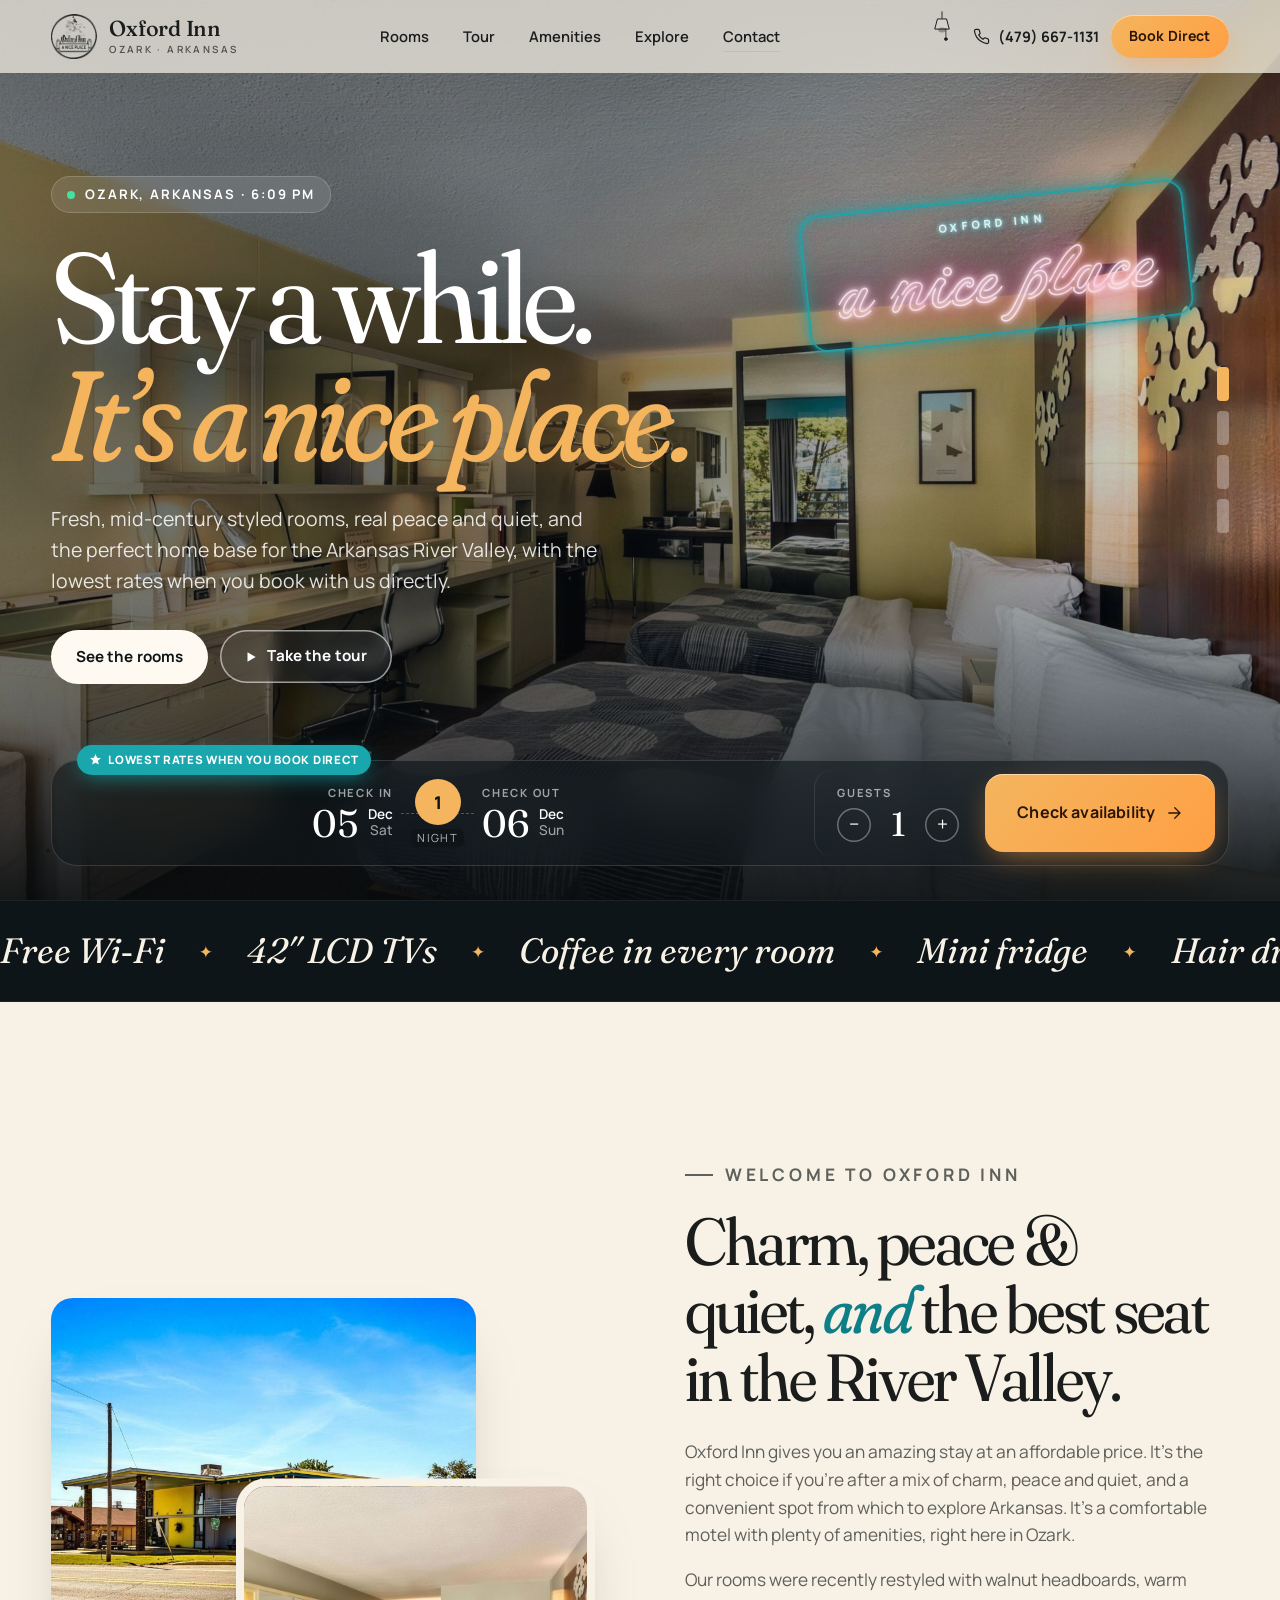
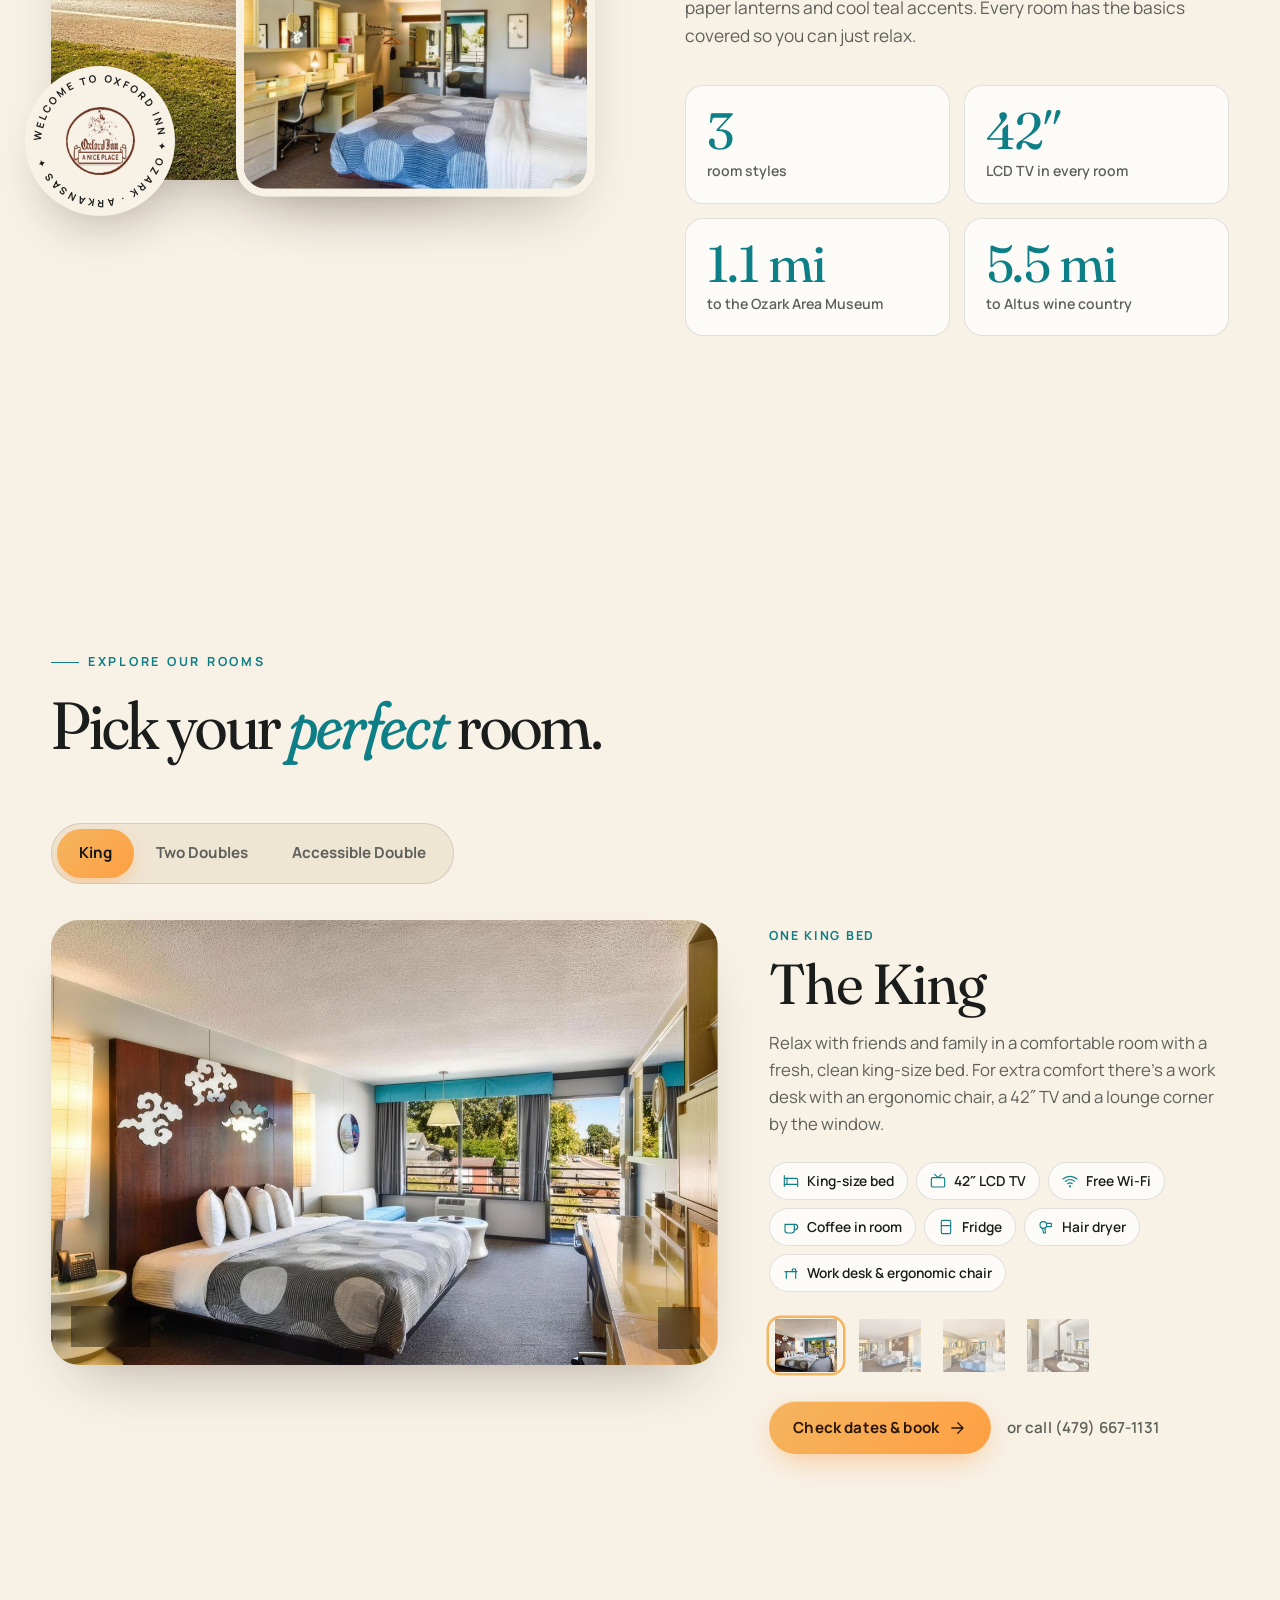
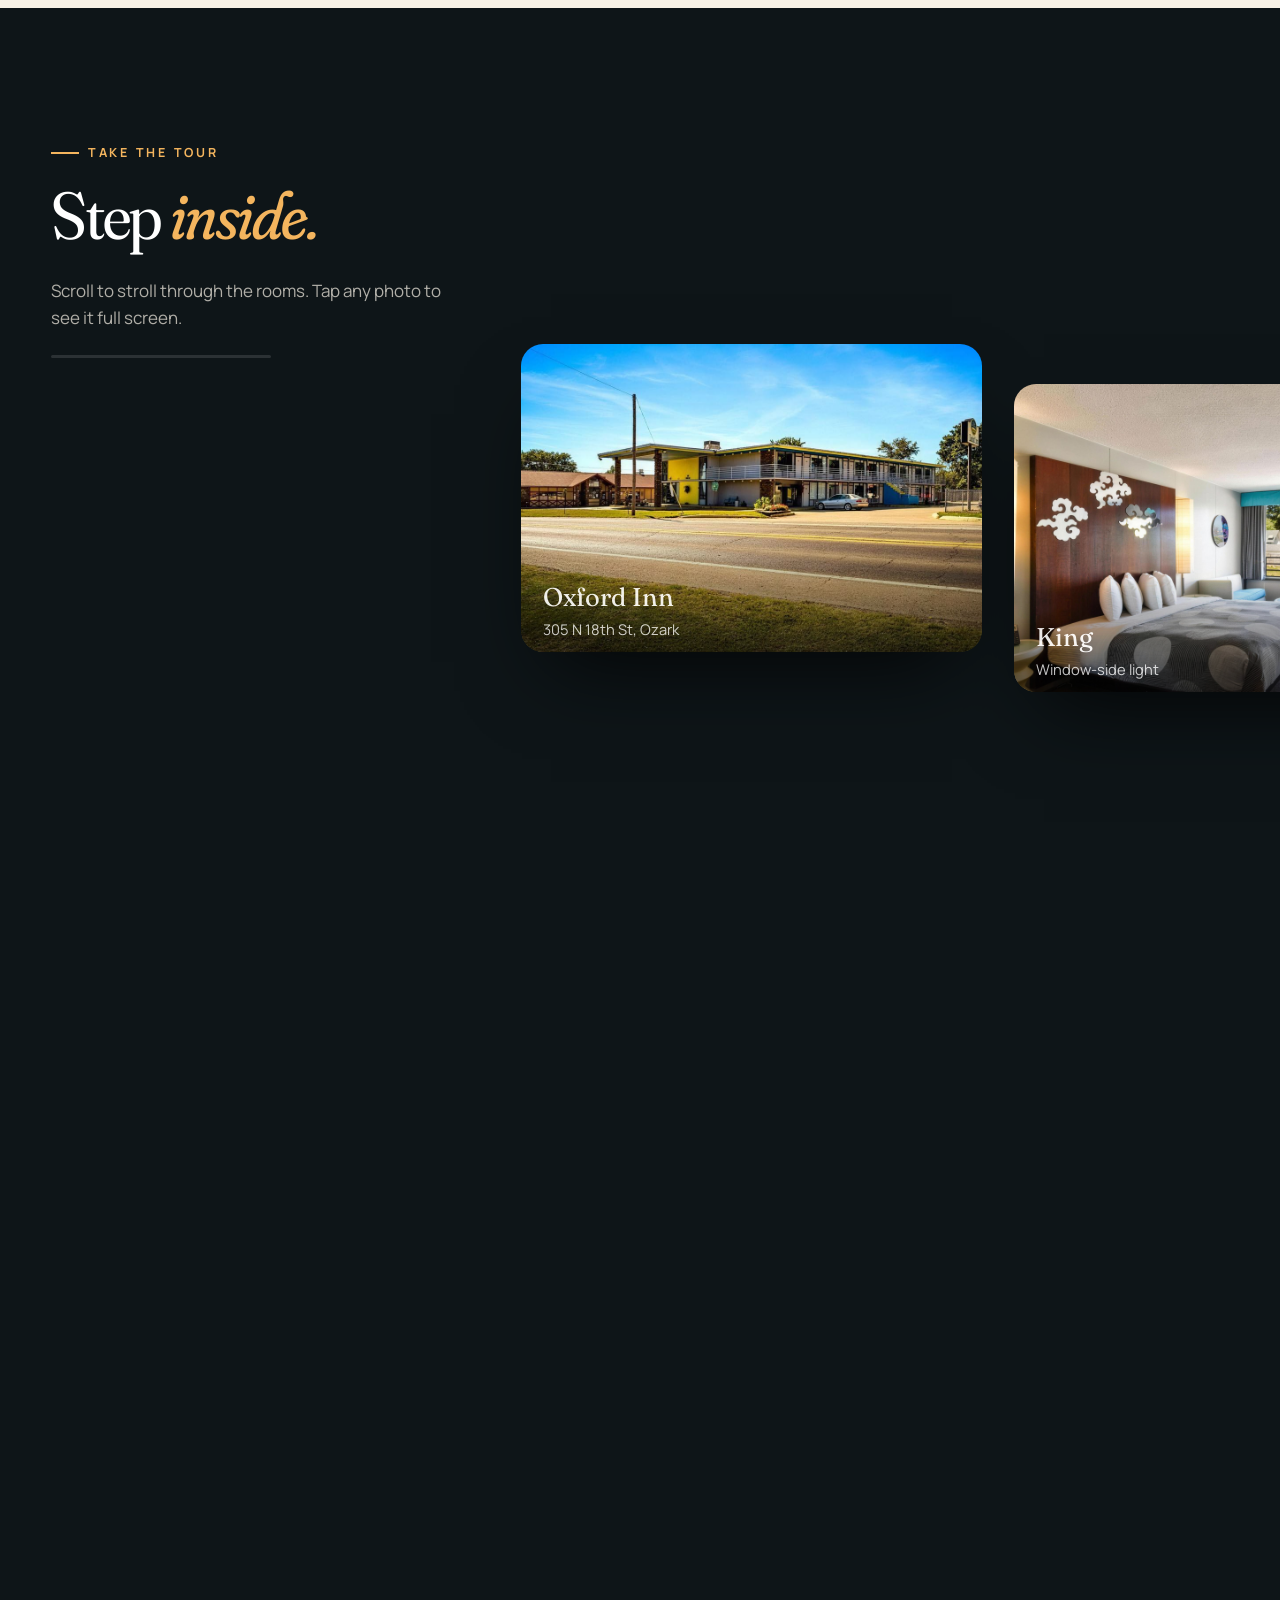
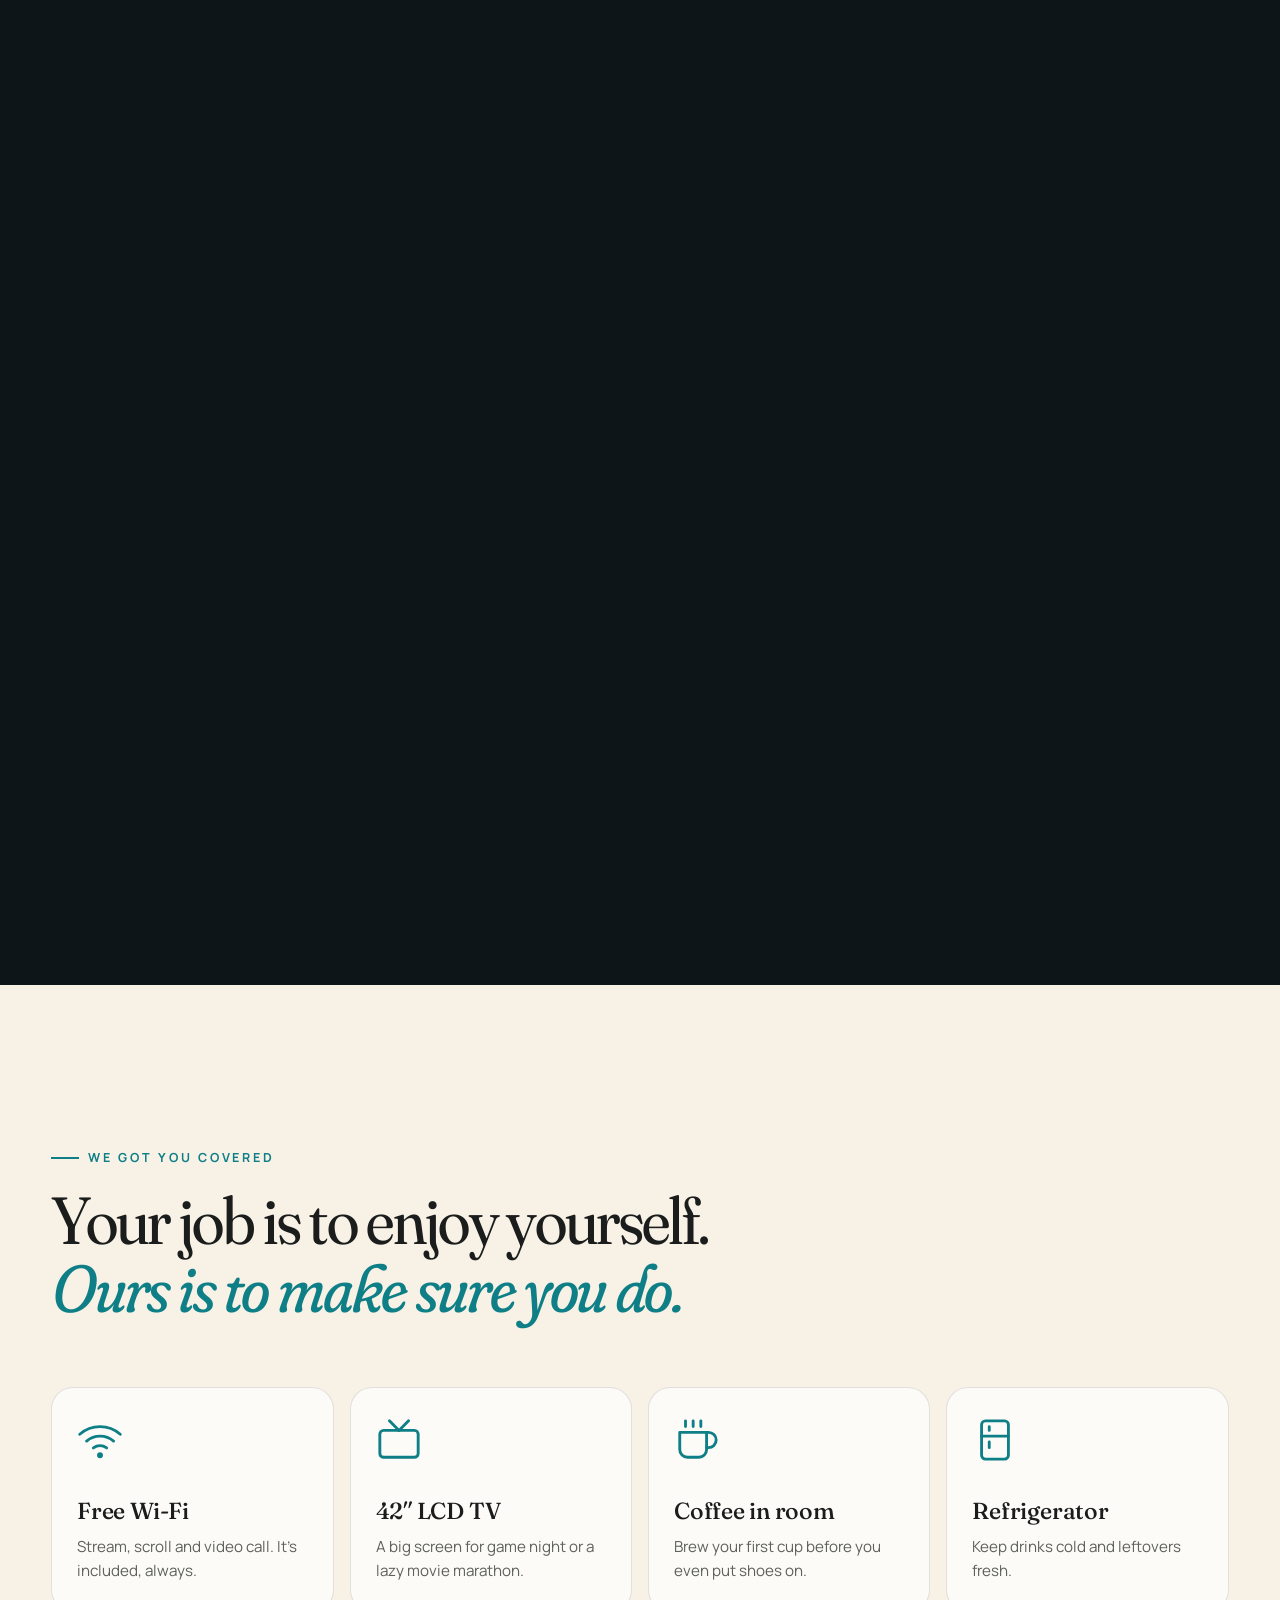
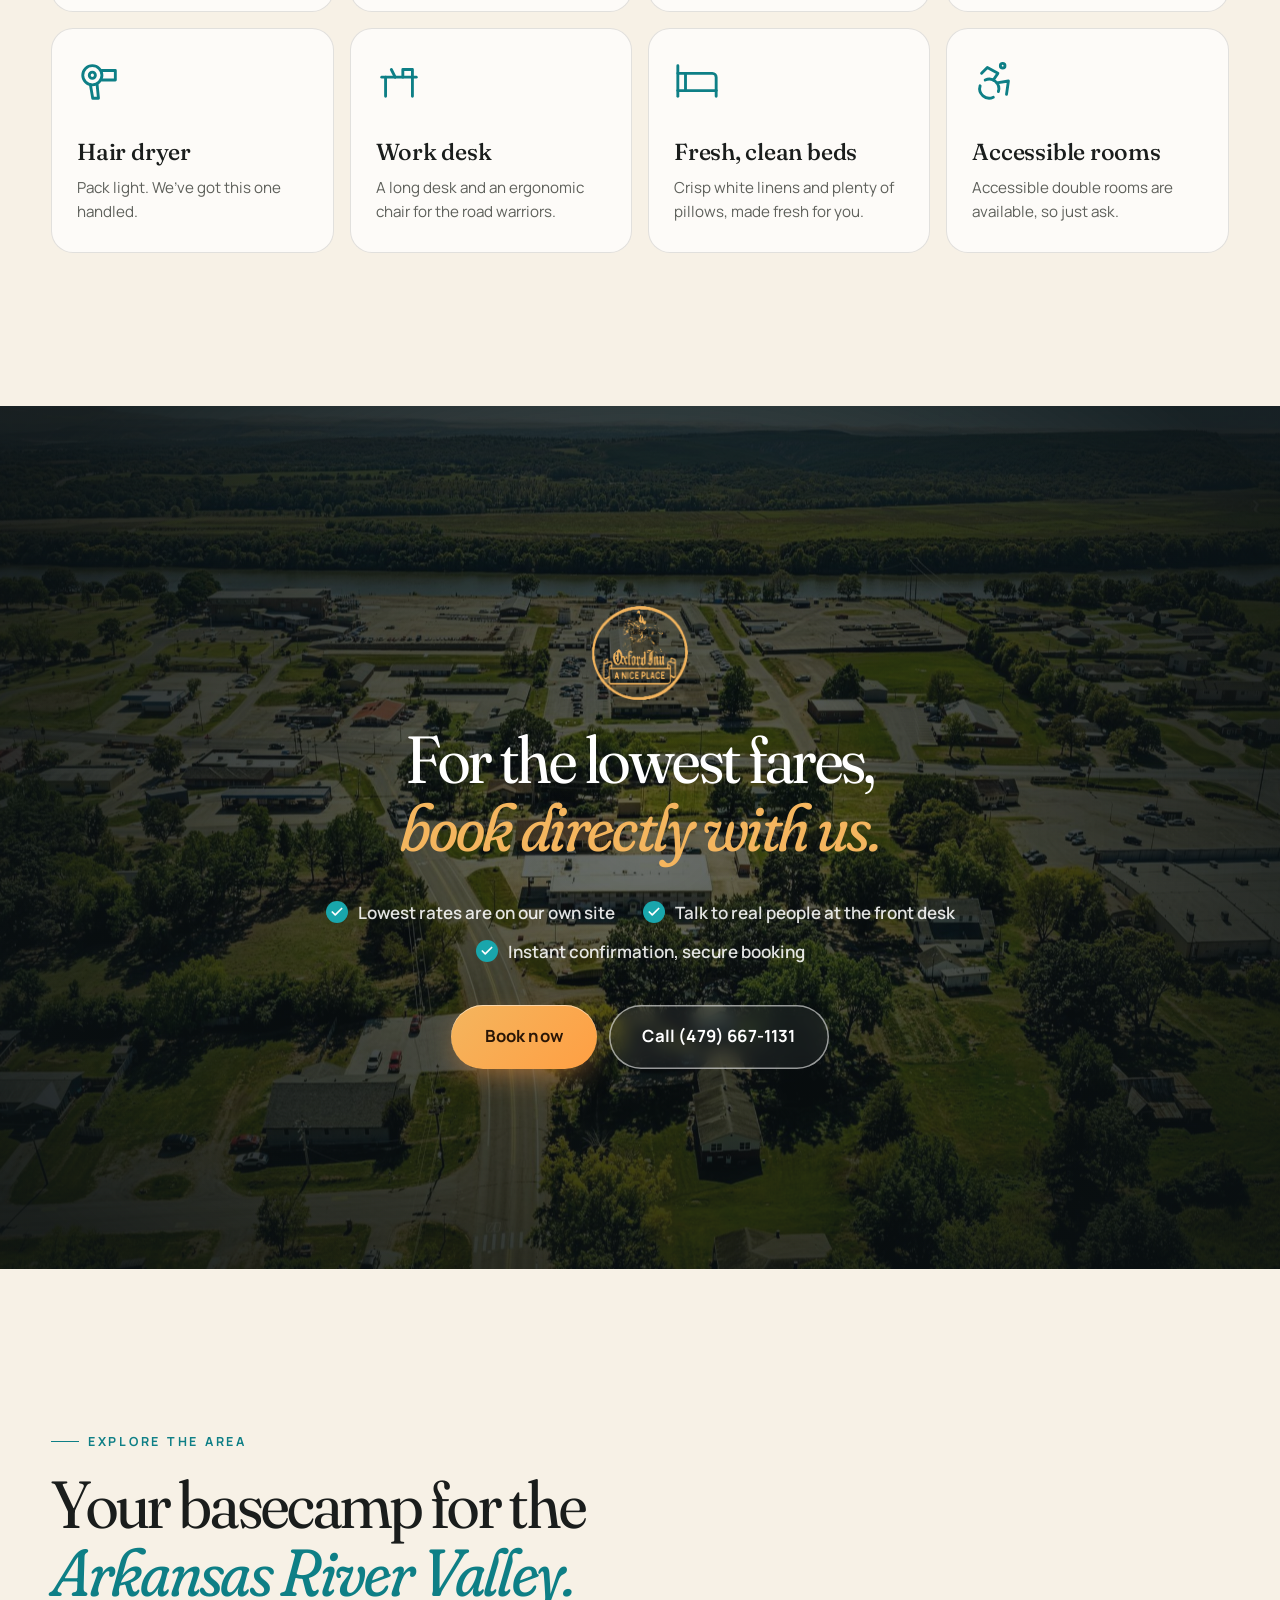
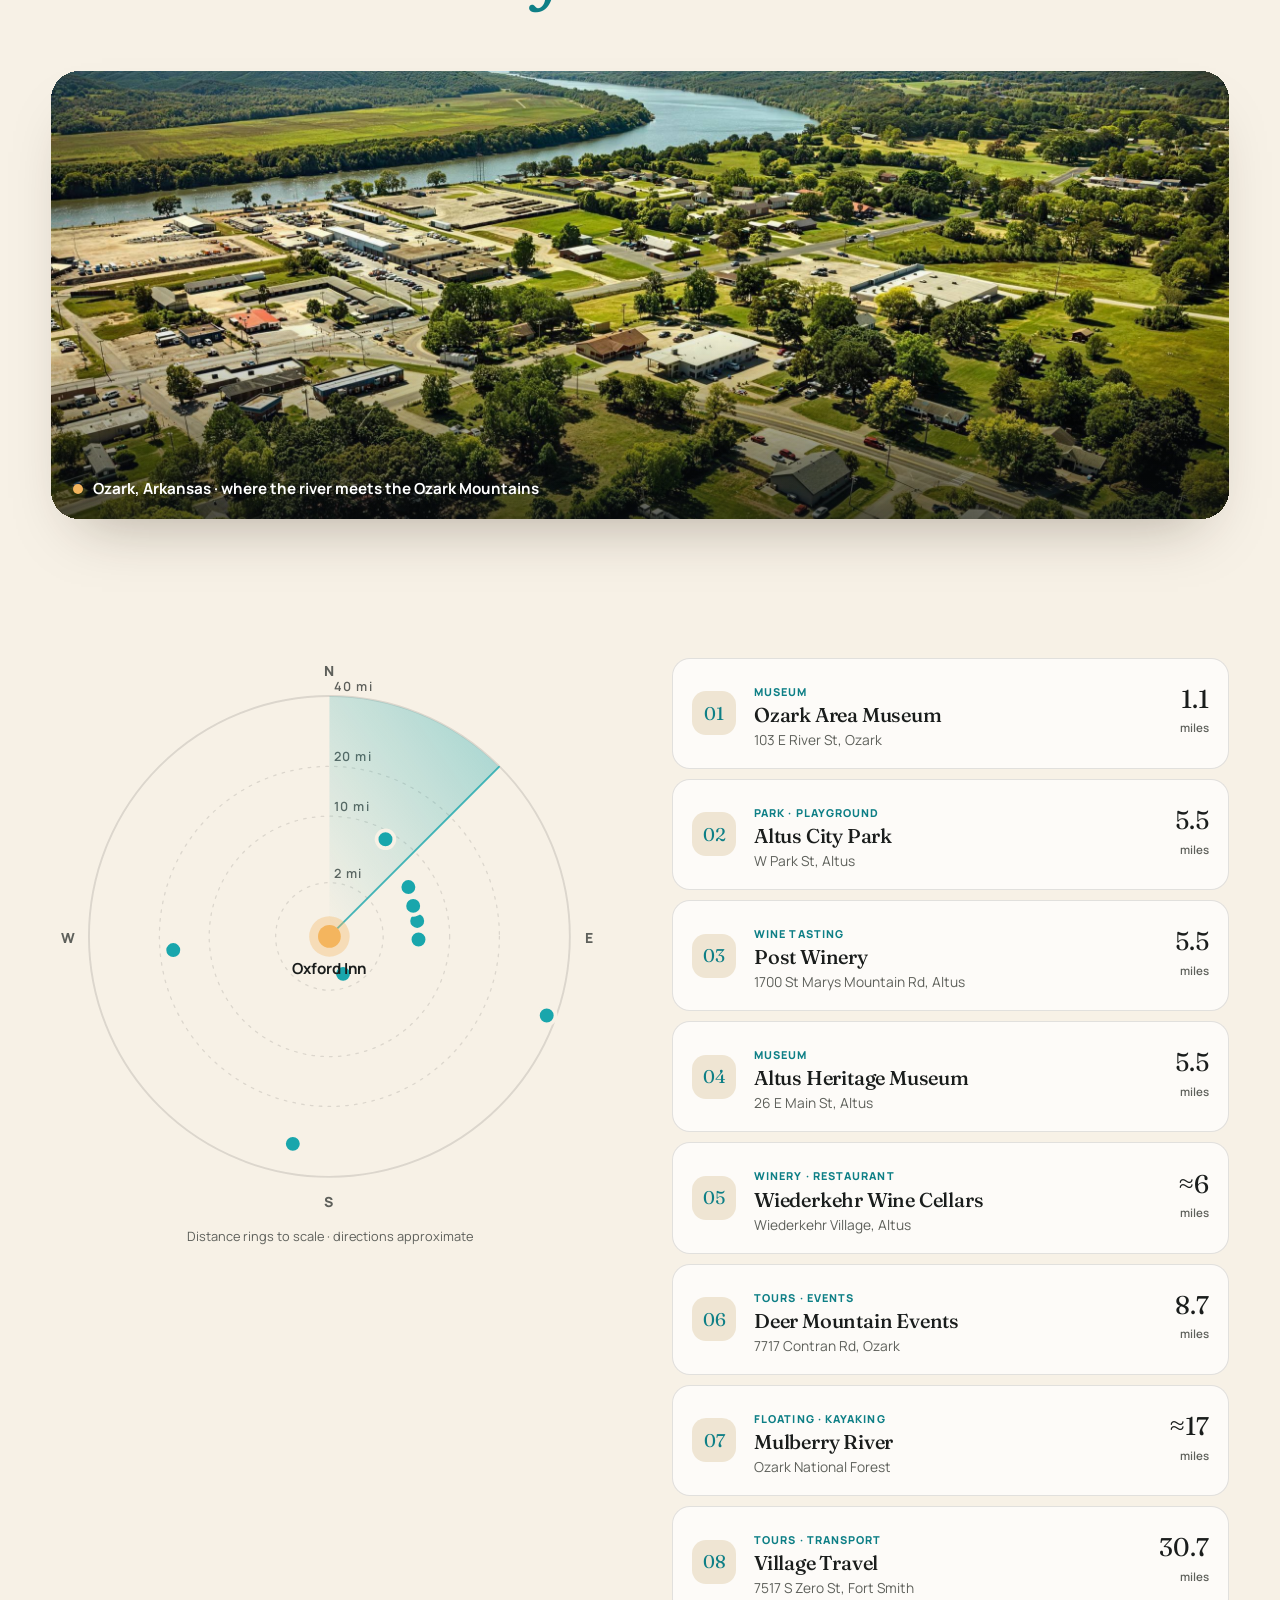
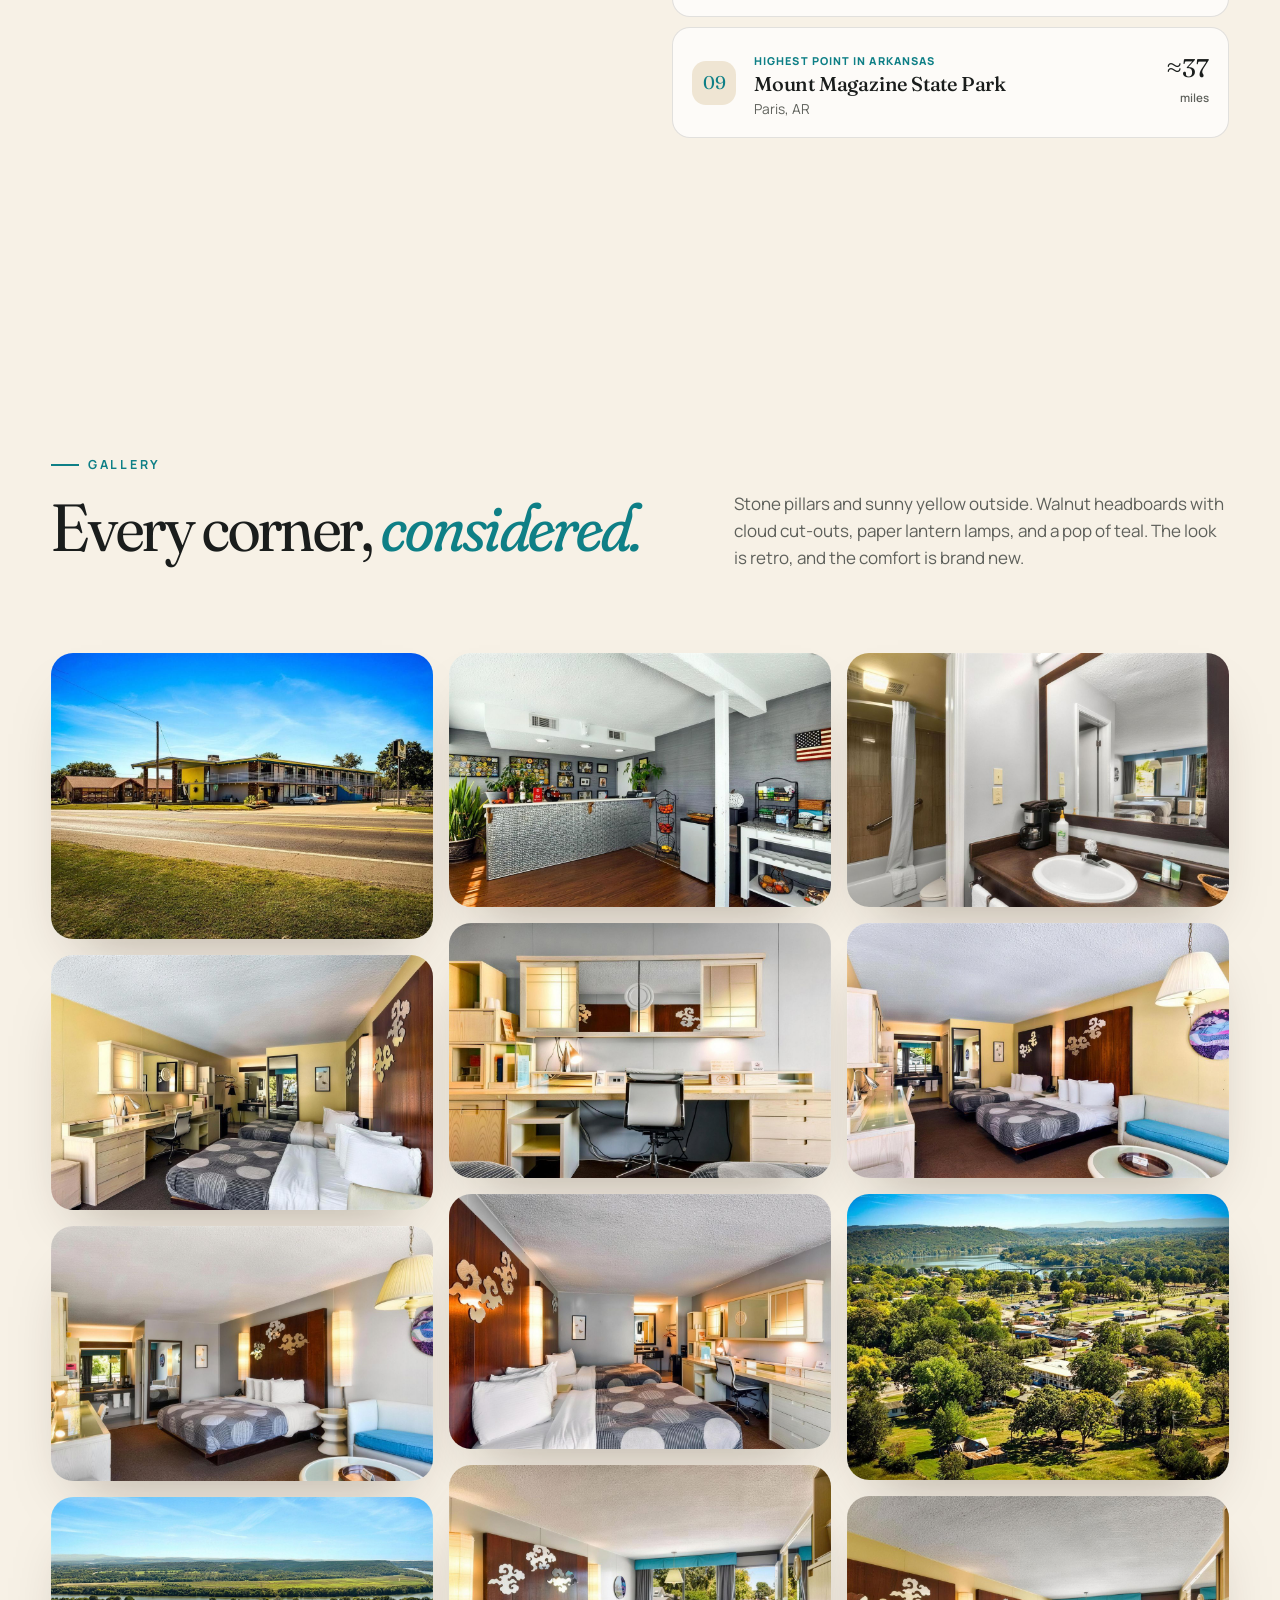
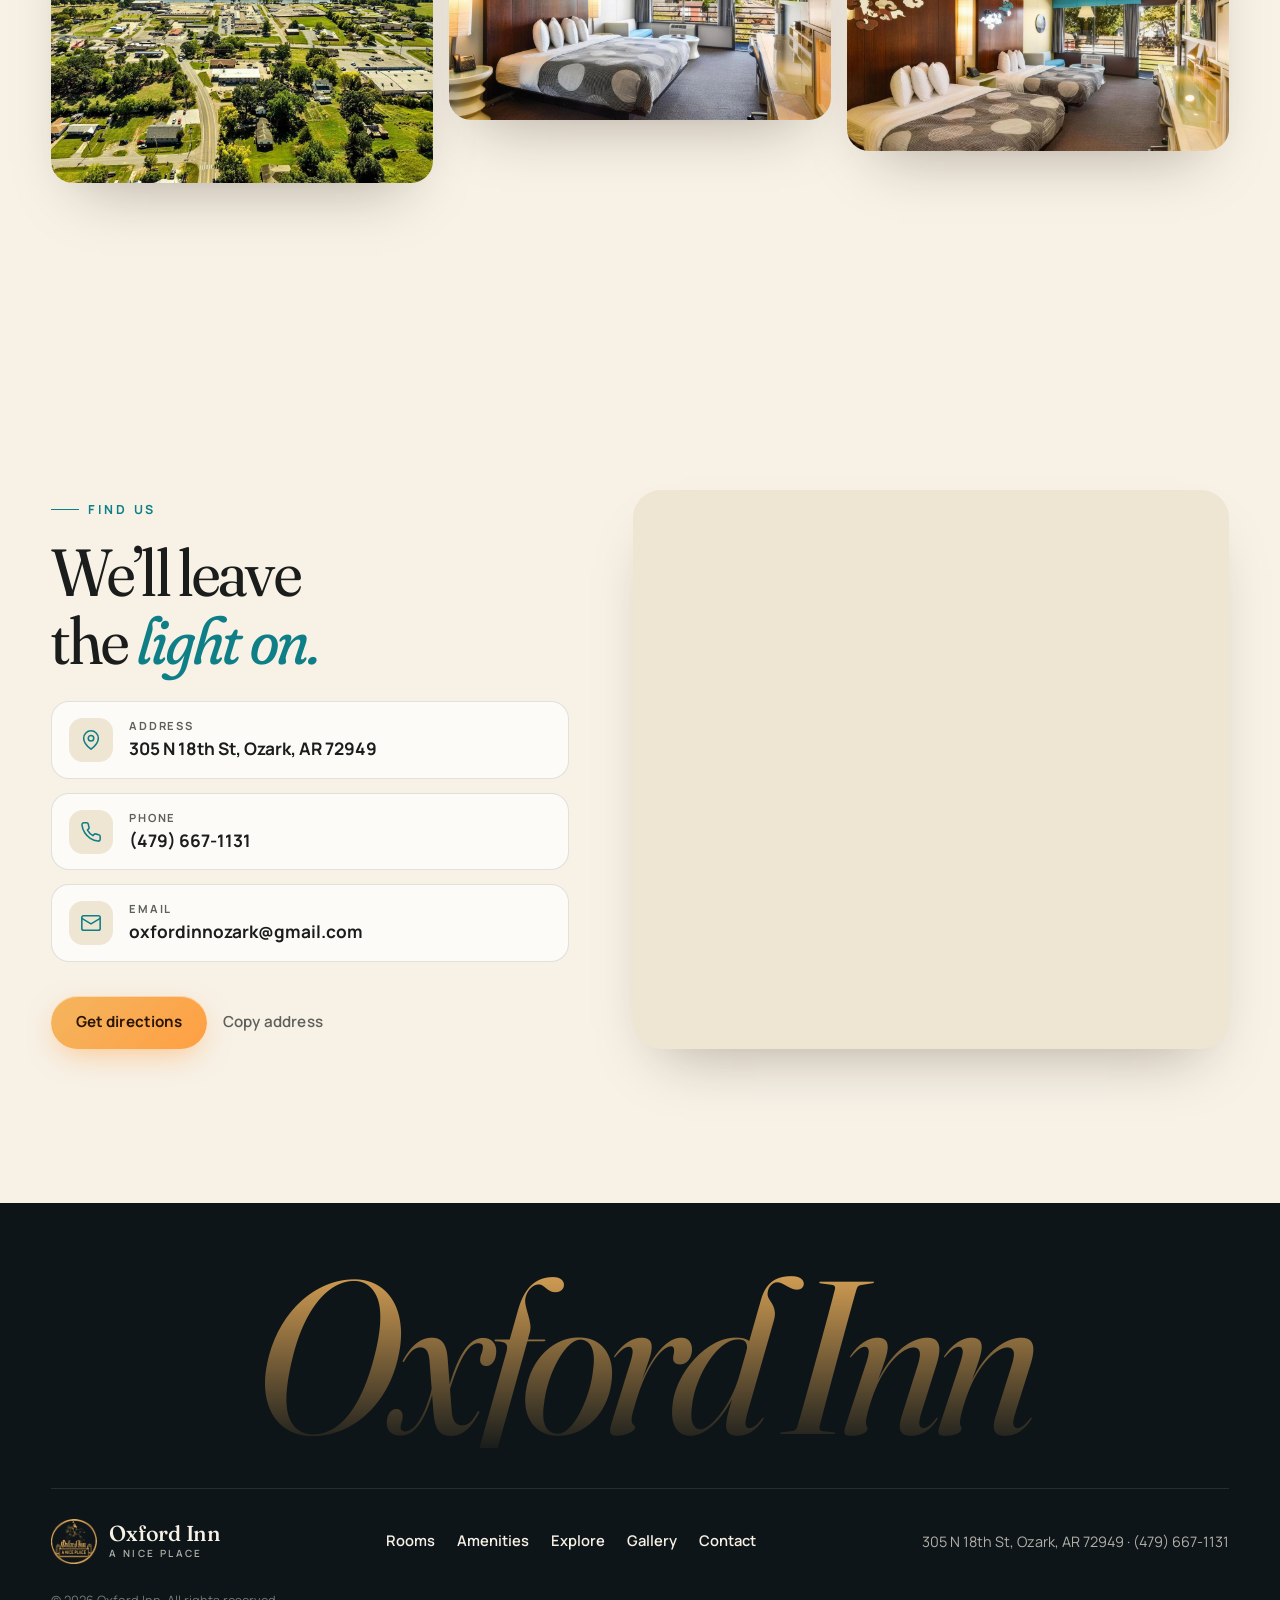
<file: preview/index.html>
<!doctype html>
<html lang="en">
<head>
  <meta charset="utf-8">
  <meta name="robots" content="noindex, nofollow">
  <meta name="viewport" content="width=device-width, initial-scale=1, viewport-fit=cover">
  <title>Oxford Inn · Ozark, Arkansas · A Nice Place to Stay</title>
  <meta name="description" content="Oxford Inn in Ozark, Arkansas: freshly styled King and Double rooms, free Wi‑Fi, 42″ TVs, in‑room coffee and fridge. Book direct for the lowest rates.">
  <meta name="theme-color" content="#0e1518">
  <meta property="og:title" content="Oxford Inn · A Nice Place in Ozark, Arkansas">
  <meta property="og:description" content="Charm, peace and quiet, and the perfect base for exploring Arkansas. Book direct for the lowest rates.">
  <meta property="og:image" content="../images/king-1.jpg">
  <link rel="icon" href="../images/logo-180.png">
  <link rel="apple-touch-icon" href="../images/logo-180.png">
  <link rel="preconnect" href="https://fonts.googleapis.com">
  <link rel="preconnect" href="https://fonts.gstatic.com" crossorigin>
  <link href="https://fonts.googleapis.com/css2?family=Fraunces:ital,opsz,wght,SOFT@0,9..144,300..800,50;1,9..144,300..800,100&family=Manrope:wght@400;500;600;700;800&family=Neonderthaw&display=swap" rel="stylesheet">
  <link rel="stylesheet" href="styles.css">
  <script>
    // Apply saved theme before paint to avoid a flash
    try { const t = localStorage.getItem('oi-theme'); if (t) document.documentElement.dataset.theme = t; } catch (e) {}
  </script>
  <script type="application/ld+json">
  {
    "@context": "https://schema.org",
    "@type": "Motel",
    "name": "Oxford Inn",
    "slogan": "A Nice Place",
    "telephone": "+1-479-667-1131",
    "email": "oxfordinnozark@gmail.com",
    "url": "https://oxfordinnhotel.com/",
    "address": {"@type": "PostalAddress","streetAddress": "305 N 18th St","addressLocality": "Ozark","addressRegion": "AR","postalCode": "72949","addressCountry": "US"},
    "geo": {"@type": "GeoCoordinates","latitude": 35.490306,"longitude": -93.84393},
    "amenityFeature": [
      {"@type":"LocationFeatureSpecification","name":"Free Wi-Fi","value":true},
      {"@type":"LocationFeatureSpecification","name":"42 inch LCD TV","value":true},
      {"@type":"LocationFeatureSpecification","name":"In-room coffee","value":true},
      {"@type":"LocationFeatureSpecification","name":"Refrigerator","value":true},
      {"@type":"LocationFeatureSpecification","name":"Hair dryer","value":true}
    ]
  }
  </script>
</head>
<body>

<!-- ============ PRELOADER ============ -->
<div class="preloader" id="preloader" aria-hidden="true">
  <div class="preloader__logo"><span class="logo-mask"></span><span class="logo-mask logo-mask--fill"></span></div>
  <p class="preloader__tag">A Nice Place</p>
</div>

<div class="progress" id="progress"></div>
<div class="cursor" id="cursor" aria-hidden="true"><span></span></div>

<!-- ============ NAV ============ -->
<header class="nav" id="nav">
  <a href="#top" class="nav__brand" aria-label="Oxford Inn home">
    <span class="logo-mask nav__logo"></span>
    <span class="nav__name">Oxford Inn<small>Ozark · Arkansas</small></span>
  </a>
  <nav class="nav__links" aria-label="Main">
    <a href="#rooms">Rooms</a>
    <a href="#tour">Tour</a>
    <a href="#amenities">Amenities</a>
    <a href="#explore">Explore</a>
    <a href="#contact">Contact</a>
  </nav>
  <div class="nav__actions">
    <button class="lamp" id="lampToggle" aria-label="Toggle night mode" title="Pull the lamp chain">
      <svg viewBox="0 0 40 56" aria-hidden="true">
        <line class="lamp__cord" x1="20" y1="0" x2="20" y2="10"/>
        <path class="lamp__shade" d="M9 26 L13 11 H27 L31 26 Z"/>
        <ellipse class="lamp__bulb" cx="20" cy="28" rx="5" ry="3"/>
        <g class="lamp__chain"><line x1="26" y1="26" x2="26" y2="40"/><circle cx="26" cy="42" r="2.2"/></g>
      </svg>
    </button>
    <a class="nav__phone" href="tel:+14796671131">
      <svg viewBox="0 0 24 24"><path d="M22 16.92v3a2 2 0 0 1-2.18 2 19.79 19.79 0 0 1-8.63-3.07 19.5 19.5 0 0 1-6-6 19.79 19.79 0 0 1-3.07-8.67A2 2 0 0 1 4.11 2h3a2 2 0 0 1 2 1.72c.13.96.36 1.9.7 2.81a2 2 0 0 1-.45 2.11L8.09 9.91a16 16 0 0 0 6 6l1.27-1.27a2 2 0 0 1 2.11-.45c.91.34 1.85.57 2.81.7A2 2 0 0 1 22 16.92z"/></svg>
      <span>(479) 667‑1131</span>
    </a>
    <a class="btn btn--glow magnetic" href="#book" data-book>Book Direct</a>
    <button class="burger" id="burger" aria-label="Open menu" aria-expanded="false"><span></span><span></span></button>
  </div>
</header>

<div class="menu" id="menu" aria-hidden="true">
  <nav>
    <a href="#rooms">Rooms</a>
    <a href="#tour">Take the Tour</a>
    <a href="#amenities">Amenities</a>
    <a href="#explore">Explore Ozark</a>
    <a href="#contact">Contact</a>
  </nav>
  <div class="menu__foot">
    <a href="tel:+14796671131">(479) 667‑1131</a>
    <a href="mailto:oxfordinnozark@gmail.com">oxfordinnozark@gmail.com</a>
  </div>
</div>

<main id="top">

<!-- ============ HERO ============ -->
<section class="hero" id="hero">
  <div class="hero__slides" id="heroSlides">
    <div class="hero__slide is-active" style="--img:url('../images/double-6.jpg'); --img-sm:url('../images/double-6-1200.jpg')"></div>
    <div class="hero__slide" style="--img:url('../images/aerial-bridge.jpg'); --img-sm:url('../images/aerial-bridge-1200.jpg')"></div>
    <div class="hero__slide" style="--img:url('../images/king-1.jpg'); --img-sm:url('../images/king-1-1200.jpg')"></div>
    <div class="hero__slide" style="--img:url('../images/exterior.jpg'); --img-sm:url('../images/exterior-1200.jpg')"></div>
  </div>
  <div class="hero__shade"></div>
  <div class="hero__grain"></div>

  <div class="hero__content">
    <p class="hero__eyebrow reveal-up"><span class="dot"></span><span id="liveLine">Ozark, Arkansas</span></p>
    <h1 class="hero__title">
      <span class="split">Stay a while.</span>
      <em class="split split--italic">It’s a nice place.</em>
    </h1>
    <p class="hero__lede reveal-up" style="--d:.9s">Fresh, mid‑century styled rooms, real peace and quiet, and the perfect home base for the Arkansas River Valley, with the lowest rates when you book with us directly.</p>
    <div class="hero__ctas reveal-up" style="--d:1.05s">
      <a href="#rooms" class="btn btn--light magnetic">See the rooms</a>
      <a href="#tour" class="btn btn--ghost magnetic">
        <svg viewBox="0 0 24 24"><polygon points="6 4 20 12 6 20 6 4"/></svg> Take the tour
      </a>
    </div>
  </div>

  <div class="neon" aria-hidden="true">
    <span class="neon__small">Oxford Inn</span>
    <span class="neon__big">a <b>n</b>ice pl<b>a</b>ce</span>
  </div>

  <div class="hero__dots" id="heroDots" role="tablist" aria-label="Hero photos"></div>

  <!-- Booking bar -->
  <form class="booking" id="book" autocomplete="off">
    <div class="booking__badge">
      <svg viewBox="0 0 24 24"><path d="M12 2l2.9 6.9L22 9.3l-5.5 4.8 1.7 7.2L12 17.8 5.8 21.3l1.7-7.2L2 9.3l7.1-.4z"/></svg>
      Lowest rates when you book direct
    </div>
    <label class="booking__field" for="checkin">
      <span class="booking__label">Check in</span>
      <span class="booking__date"><b data-day="in">06</b><span><i data-mon="in">Oct</i><i data-dow="in">Tue</i></span></span>
      <input type="date" id="checkin" required>
    </label>
    <div class="booking__nights"><span id="nights">1</span><small id="nightsLabel">night</small></div>
    <label class="booking__field" for="checkout">
      <span class="booking__label">Check out</span>
      <span class="booking__date"><b data-day="out">07</b><span><i data-mon="out">Oct</i><i data-dow="out">Wed</i></span></span>
      <input type="date" id="checkout" required>
    </label>
    <div class="booking__field booking__field--guests">
      <span class="booking__label">Guests</span>
      <div class="stepper">
        <button type="button" data-step="-1" aria-label="Fewer guests">−</button>
        <output id="guests">1</output>
        <button type="button" data-step="1" aria-label="More guests">+</button>
      </div>
    </div>
    <button class="btn btn--glow booking__go magnetic" type="submit">
      Check availability
      <svg viewBox="0 0 24 24"><path d="M5 12h14M13 5l7 7-7 7"/></svg>
    </button>
  </form>

  <a href="#welcome" class="hero__scroll" aria-label="Scroll down"><span></span></a>
</section>

<!-- ============ MARQUEE ============ -->
<div class="marquee" aria-hidden="true">
  <div class="marquee__track">
    <span>Free Wi‑Fi</span><i>✦</i><span>42″ LCD TVs</span><i>✦</i><span>Coffee in every room</span><i>✦</i><span>Mini fridge</span><i>✦</i><span>Hair dryer</span><i>✦</i><span>Work desk &amp; ergonomic chair</span><i>✦</i><span>Accessible rooms</span><i>✦</i><span>Book direct · lowest fares</span><i>✦</i>
    <span>Free Wi‑Fi</span><i>✦</i><span>42″ LCD TVs</span><i>✦</i><span>Coffee in every room</span><i>✦</i><span>Mini fridge</span><i>✦</i><span>Hair dryer</span><i>✦</i><span>Work desk &amp; ergonomic chair</span><i>✦</i><span>Accessible rooms</span><i>✦</i><span>Book direct · lowest fares</span><i>✦</i>
  </div>
</div>

<!-- ============ WELCOME ============ -->
<section class="welcome section" id="welcome">
  <div class="welcome__media">
    <figure class="welcome__img welcome__img--a parallax" data-speed="-0.06"><img src="../images/exterior.jpg" srcset="../images/exterior-1200.jpg 1200w, ../images/exterior.jpg 2400w" sizes="(max-width: 900px) 100vw, 50vw" alt="Oxford Inn on a sunny day, seen from the street" loading="lazy"></figure>
    <figure class="welcome__img welcome__img--b parallax" data-speed="0.08"><img src="../images/king-3.jpg" srcset="../images/king-3-1200.jpg 1200w, ../images/king-3.jpg 2400w" sizes="(max-width: 900px) 100vw, 50vw" alt="King room with work desk and fresh linens" loading="lazy"></figure>
    <div class="welcome__stamp spin-on-scroll" aria-hidden="true">
      <svg viewBox="0 0 200 200"><defs><path id="circ" d="M100,100 m-78,0 a78,78 0 1,1 156,0 a78,78 0 1,1 -156,0"/></defs>
        <text><textPath href="#circ">WELCOME TO OXFORD INN ✦ OZARK · ARKANSAS ✦ </textPath></text></svg>
      <span class="logo-mask"></span>
    </div>
  </div>
  <div class="welcome__copy">
    <p class="eyebrow reveal">Welcome to Oxford Inn</p>
    <h2 class="display reveal">Charm, peace &amp; quiet, <em>and</em> the best seat in the River Valley.</h2>
    <p class="reveal">Oxford Inn gives you an amazing stay at an affordable price. It’s the right choice if you’re after a mix of charm, peace and quiet, and a convenient spot from which to explore Arkansas. It’s a comfortable motel with plenty of amenities, right here in Ozark.</p>
    <p class="reveal">Our rooms were recently restyled with walnut headboards, warm paper lanterns and cool teal accents. Every room has the basics covered so you can just relax.</p>
    <div class="stats">
      <div class="stat reveal"><b data-count="3">0</b><span>room styles</span></div>
      <div class="stat reveal"><b data-count="42" data-suffix="″">0</b><span>LCD TV in every room</span></div>
      <div class="stat reveal"><b data-count="1.1" data-decimals="1" data-suffix=" mi">0</b><span>to the Ozark Area Museum</span></div>
      <div class="stat reveal"><b data-count="5.5" data-decimals="1" data-suffix=" mi">0</b><span>to Altus wine country</span></div>
    </div>
  </div>
</section>

<!-- ============ ROOMS ============ -->
<section class="rooms section" id="rooms">
  <header class="section__head">
    <p class="eyebrow reveal">Explore our rooms</p>
    <h2 class="display reveal">Pick your <em>perfect</em> room.</h2>
  </header>

  <div class="tabs reveal" role="tablist" aria-label="Room types" id="roomTabs">
    <span class="tabs__pill" id="tabsPill"></span>
  </div>

  <div class="room" id="room">
    <div class="room__stage tilt" id="roomStage">
      <div class="room__frames" id="roomFrames"></div>
      <button class="room__arrow room__arrow--prev" data-dir="-1" aria-label="Previous photo"><svg viewBox="0 0 24 24"><path d="M15 18l-6-6 6-6"/></svg></button>
      <button class="room__arrow room__arrow--next" data-dir="1" aria-label="Next photo"><svg viewBox="0 0 24 24"><path d="M9 18l6-6-6-6"/></svg></button>
      <div class="room__count"><b id="roomIdx">01</b> / <span id="roomTotal">03</span></div>
      <button class="room__zoom" id="roomZoom" aria-label="View full screen"><svg viewBox="0 0 24 24"><path d="M15 3h6v6M9 21H3v-6M21 3l-7 7M3 21l7-7"/></svg></button>
    </div>
    <div class="room__info">
      <p class="room__kicker" id="roomKicker"></p>
      <h3 class="room__name" id="roomName"></h3>
      <p class="room__desc" id="roomDesc"></p>
      <ul class="chips" id="roomChips"></ul>
      <div class="room__thumbs" id="roomThumbs"></div>
      <div class="room__cta">
        <a class="btn btn--glow magnetic" href="#" data-book-link>Check dates &amp; book <svg viewBox="0 0 24 24"><path d="M5 12h14M13 5l7 7-7 7"/></svg></a>
        <a class="btn btn--text" href="tel:+14796671131">or call (479) 667‑1131</a>
      </div>
    </div>
  </div>
</section>

<!-- ============ PINNED HORIZONTAL TOUR ============ -->
<section class="tour" id="tour">
  <div class="tour__sticky">
    <div class="tour__intro">
      <p class="eyebrow">Take the tour</p>
      <h2 class="display">Step <em>inside.</em></h2>
      <p>Scroll to stroll through the rooms. Tap any photo to see it full screen.</p>
      <div class="tour__bar"><span id="tourBar"></span></div>
    </div>
    <div class="tour__track" id="tourTrack">
      <figure class="tour__card" data-lightbox="tour"><img src="../images/exterior.jpg" srcset="../images/exterior-1200.jpg 1200w, ../images/exterior.jpg 2400w" sizes="(max-width: 900px) 84vw, 40vw" alt="Oxford Inn from the street on a sunny day" loading="lazy"><figcaption><b>Oxford Inn</b> 305 N 18th St, Ozark</figcaption></figure>
      <figure class="tour__card" data-lightbox="tour"><img src="../images/king-1.jpg" srcset="../images/king-1-1200.jpg 1200w, ../images/king-1.jpg 2400w" sizes="(max-width: 900px) 84vw, 40vw" alt="King room with a big window and balcony view" loading="lazy"><figcaption><b>King</b> Window‑side light</figcaption></figure>
      <figure class="tour__card" data-lightbox="tour"><img src="../images/double-6.jpg" srcset="../images/double-6-1200.jpg 1200w, ../images/double-6.jpg 2400w" sizes="(max-width: 900px) 84vw, 40vw" alt="Double room with two beds and a long desk" loading="lazy"><figcaption><b>Two Doubles</b> Room for the whole crew</figcaption></figure>
      <figure class="tour__card" data-lightbox="tour"><img src="../images/king-2.jpg" srcset="../images/king-2-1200.jpg 1200w, ../images/king-2.jpg 2400w" sizes="(max-width: 900px) 84vw, 40vw" alt="King room with lounge sofa and pendant lamp" loading="lazy"><figcaption><b>King</b> Lounge corner</figcaption></figure>
      <figure class="tour__card tour__card--tall" data-lightbox="tour"><img src="../images/bath.jpg" srcset="../images/bath-1200.jpg 1200w, ../images/bath.jpg 2400w" sizes="(max-width: 900px) 84vw, 40vw" alt="Vanity with coffee maker and bath with shower" loading="lazy"><figcaption><b>Vanity &amp; bath</b> Coffee’s on us</figcaption></figure>
      <figure class="tour__card" data-lightbox="tour"><img src="../images/desk.jpg" srcset="../images/desk-1200.jpg 1200w, ../images/desk.jpg 2400w" sizes="(max-width: 900px) 84vw, 40vw" alt="Lantern-lit work desk with ergonomic chair" loading="lazy"><figcaption><b>The desk</b> Get some work done</figcaption></figure>
      <figure class="tour__card" data-lightbox="tour"><img src="../images/king-3.jpg" srcset="../images/king-3-1200.jpg 1200w, ../images/king-3.jpg 2400w" sizes="(max-width: 900px) 84vw, 40vw" alt="King room with lantern-lit desk" loading="lazy"><figcaption><b>King</b> Lantern‑lit desk</figcaption></figure>
      <figure class="tour__card tour__card--tall" data-lightbox="tour"><img src="../images/double-5.jpg" srcset="../images/double-5-1200.jpg 1200w, ../images/double-5.jpg 2400w" sizes="(max-width: 900px) 84vw, 40vw" alt="Double room opening onto the walkway" loading="lazy"><figcaption><b>Two Doubles</b> Sunny side up</figcaption></figure>
      <figure class="tour__card" data-lightbox="tour"><img src="../images/double-7.jpg" srcset="../images/double-7-1200.jpg 1200w, ../images/double-7.jpg 2400w" sizes="(max-width: 900px) 84vw, 40vw" alt="Double room with walnut headboards and desk" loading="lazy"><figcaption><b>Two Doubles</b> Walnut &amp; lantern light</figcaption></figure>
      <figure class="tour__card" data-lightbox="tour"><img src="../images/lobby.jpg" srcset="../images/lobby-1200.jpg 1200w, ../images/lobby.jpg 2400w" sizes="(max-width: 900px) 84vw, 40vw" alt="Front desk and lobby with plants" loading="lazy"><figcaption><b>The lobby</b> Come say hi</figcaption></figure>
      <figure class="tour__card" data-lightbox="tour"><img src="../images/aerial-bridge.jpg" srcset="../images/aerial-bridge-1200.jpg 1200w, ../images/aerial-bridge.jpg 2400w" sizes="(max-width: 900px) 84vw, 40vw" alt="Aerial view of Ozark and the Arkansas River bridge" loading="lazy"><figcaption><b>Ozark</b> On the Arkansas River</figcaption></figure>
      <div class="tour__end">
        <p class="display">Like what<br>you see?</p>
        <a class="btn btn--glow magnetic" href="#book" data-book>Book your stay</a>
      </div>
    </div>
  </div>
</section>

<!-- ============ AMENITIES ============ -->
<section class="amenities section" id="amenities">
  <header class="section__head">
    <p class="eyebrow reveal">We got you covered</p>
    <h2 class="display reveal">Your job is to enjoy yourself. <em>Ours is to make sure you do.</em></h2>
  </header>
  <div class="amenity-grid">
    <article class="amenity reveal spotlight">
      <svg viewBox="0 0 24 24"><path class="a1" d="M5 12.55a11 11 0 0 1 14.08 0"/><path class="a2" d="M1.42 9a16 16 0 0 1 21.16 0"/><path class="a0" d="M8.53 16.11a6 6 0 0 1 6.95 0"/><circle cx="12" cy="20" r=".8"/></svg>
      <h3>Free Wi‑Fi</h3><p>Stream, scroll and video call. It’s included, always.</p>
    </article>
    <article class="amenity reveal spotlight">
      <svg viewBox="0 0 24 24"><rect x="2" y="7" width="20" height="14" rx="2"/><polyline points="17 2 12 7 7 2"/></svg>
      <h3>42″ LCD TV</h3><p>A big screen for game night or a lazy movie marathon.</p>
    </article>
    <article class="amenity reveal spotlight">
      <svg viewBox="0 0 24 24"><path d="M17 8h1a4 4 0 1 1 0 8h-1"/><path d="M3 8h14v9a4 4 0 0 1-4 4H7a4 4 0 0 1-4-4Z"/><path class="steam" d="M6 2v3M10 2v3M14 2v3"/></svg>
      <h3>Coffee in room</h3><p>Brew your first cup before you even put shoes on.</p>
    </article>
    <article class="amenity reveal spotlight">
      <svg viewBox="0 0 24 24"><rect x="5" y="2" width="14" height="20" rx="2"/><path d="M5 10h14"/><path d="M9 5v2M9 13v3"/></svg>
      <h3>Refrigerator</h3><p>Keep drinks cold and leftovers fresh.</p>
    </article>
    <article class="amenity reveal spotlight">
      <svg viewBox="0 0 24 24"><circle cx="8" cy="9" r="5"/><circle cx="8" cy="9" r="1.6"/><path d="M13 6.5h7v5h-7"/><path d="M7 14l1.2 7h3L10.5 14"/></svg>
      <h3>Hair dryer</h3><p>Pack light. We’ve got this one handled.</p>
    </article>
    <article class="amenity reveal spotlight">
      <svg viewBox="0 0 24 24"><path d="M3 10h18"/><path d="M5 10v10M19 10v10"/><path d="M14 10V6h5v4"/><path d="M8 6l2 4"/></svg>
      <h3>Work desk</h3><p>A long desk and an ergonomic chair for the road warriors.</p>
    </article>
    <article class="amenity reveal spotlight">
      <svg viewBox="0 0 24 24"><path d="M2 4v16"/><path d="M2 8h18a2 2 0 0 1 2 2v10"/><path d="M2 17h20"/><path d="M6 8v9"/></svg>
      <h3>Fresh, clean beds</h3><p>Crisp white linens and plenty of pillows, made fresh for you.</p>
    </article>
    <article class="amenity reveal spotlight">
      <svg viewBox="0 0 24 24"><circle cx="16" cy="4" r="1.2"/><path d="m18 19 1-7-6 1"/><path d="m5 8 3-3 5.5 3-2.36 3.5"/><path d="M4.24 14.5a5 5 0 0 0 6.88 6"/><path d="M13.76 17.5a5 5 0 0 0-6.88-6"/></svg>
      <h3>Accessible rooms</h3><p>Accessible double rooms are available, so just ask.</p>
    </article>
  </div>
</section>

<!-- ============ BOOK DIRECT BANNER ============ -->
<section class="direct" id="direct">
  <div class="direct__bg parallax" data-speed="0.12" style="--img:url('../images/aerial-river.jpg'); --img-sm:url('../images/aerial-river-1200.jpg')"></div>
  <div class="direct__inner">
    <span class="logo-mask direct__logo reveal"></span>
    <h2 class="display reveal">For the lowest fares,<br><em>book directly with us.</em></h2>
    <ul class="direct__perks">
      <li class="reveal"><svg viewBox="0 0 24 24"><path d="M20 6 9 17l-5-5"/></svg>Lowest rates are on our own site</li>
      <li class="reveal"><svg viewBox="0 0 24 24"><path d="M20 6 9 17l-5-5"/></svg>Talk to real people at the front desk</li>
      <li class="reveal"><svg viewBox="0 0 24 24"><path d="M20 6 9 17l-5-5"/></svg>Instant confirmation, secure booking</li>
    </ul>
    <div class="direct__ctas reveal">
      <a class="btn btn--glow btn--lg magnetic" href="#book" data-book>Book now</a>
      <a class="btn btn--ghost btn--lg magnetic" href="tel:+14796671131">Call (479) 667‑1131</a>
    </div>
  </div>
</section>

<!-- ============ EXPLORE ============ -->
<section class="explore section" id="explore">
  <header class="section__head">
    <p class="eyebrow reveal">Explore the area</p>
    <h2 class="display reveal">Your basecamp for the <em>Arkansas River Valley.</em></h2>
  </header>

  <figure class="vista reveal">
    <div class="vista__img parallax" data-speed="0.08"><img src="../images/aerial-valley.jpg" srcset="../images/aerial-valley-1200.jpg 1200w, ../images/aerial-valley.jpg 2400w" sizes="(max-width: 1320px) 100vw, 1320px" alt="Aerial view of Ozark, Arkansas, with the Arkansas River and rolling hills" loading="lazy"></div>
    <figcaption><span class="vista__pin"></span>Ozark, Arkansas · where the river meets the Ozark Mountains</figcaption>
  </figure>

  <div class="filters reveal" id="filters" role="toolbar" aria-label="Filter places">
    <button class="is-on" data-filter="all">All</button>
    <button data-filter="history">Museums</button>
    <button data-filter="wine">Wine</button>
    <button data-filter="outdoors">Outdoors</button>
    <button data-filter="events">Tours &amp; events</button>
    <button data-filter="travel">Transport</button>
  </div>

  <div class="explore__grid">
    <div class="radar reveal" id="radar">
      <svg viewBox="-220 -220 440 440" id="radarSvg" role="img" aria-label="Radar map of nearby places, distances from Oxford Inn">
        <defs>
          <linearGradient id="sweepGrad" x1="0" y1="1" x2="1" y2="0">
            <stop offset="0" stop-color="#19a6ac" stop-opacity="0"/>
            <stop offset="1" stop-color="#19a6ac" stop-opacity=".38"/>
          </linearGradient>
        </defs>
        <g class="radar__rings" id="radarRings"></g>
        <g class="radar__compass">
          <text x="0" y="-206">N</text><text x="206" y="5">E</text><text x="0" y="214">S</text><text x="-206" y="5">W</text>
        </g>
        <g class="radar__sweep"><path d="M0 0 L0 -190 A190 190 0 0 1 134 -134 Z" fill="url(#sweepGrad)"/><line x1="0" y1="0" x2="134" y2="-134"/></g>
        <g id="radarPins"></g>
        <g class="radar__home">
          <circle r="16" class="radar__pulse"/>
          <circle r="9"/>
          <text y="30">Oxford Inn</text>
        </g>
      </svg>
      <p class="radar__note"><span class="radar__note--lg">Distance rings to scale · directions approximate</span><span class="radar__note--sm">Distance rings to scale · pins spaced for easy tapping</span></p>
      <!-- phones: tap-friendly place picker + detail card that stay right under the radar -->
      <div class="rchips" id="radarChips" role="tablist" aria-label="Nearby places"></div>
      <div class="rcard" id="radarCard" aria-live="polite"></div>
    </div>
    <ol class="places" id="places"></ol>
  </div>
</section>

<!-- ============ GALLERY ============ -->
<section class="gallery section" id="gallery">
  <header class="section__head section__head--row">
    <div>
      <p class="eyebrow reveal">Gallery</p>
      <h2 class="display reveal">Every corner, <em>considered.</em></h2>
    </div>
    <p class="reveal muted">Stone pillars and sunny yellow outside. Walnut headboards with cloud cut‑outs, paper lantern lamps, and a pop of teal. The look is retro, and the comfort is brand new.</p>
  </header>
  <div class="masonry">
    <figure data-lightbox="gallery" class="reveal"><img src="../images/exterior.jpg" srcset="../images/exterior-1200.jpg 1200w, ../images/exterior.jpg 2400w" sizes="(max-width: 640px) 50vw, 33vw" alt="Oxford Inn on a sunny day" loading="lazy"></figure>
    <figure data-lightbox="gallery" class="reveal"><img src="../images/double-6.jpg" srcset="../images/double-6-1200.jpg 1200w, ../images/double-6.jpg 2400w" sizes="(max-width: 640px) 50vw, 33vw" alt="Two-bed room with long desk" loading="lazy"></figure>
    <figure data-lightbox="gallery" class="reveal"><img src="../images/king-2.jpg" srcset="../images/king-2-1200.jpg 1200w, ../images/king-2.jpg 2400w" sizes="(max-width: 900px) 100vw, 50vw" alt="King room with sofa" loading="lazy"></figure>
    <figure data-lightbox="gallery" class="reveal"><img src="../images/aerial-river.jpg" srcset="../images/aerial-river-1200.jpg 1200w, ../images/aerial-river.jpg 2400w" sizes="(max-width: 900px) 100vw, 50vw" alt="Ozark and the Arkansas River from above" loading="lazy"></figure>
    <figure data-lightbox="gallery" class="reveal"><img src="../images/lobby.jpg" srcset="../images/lobby-1200.jpg 1200w, ../images/lobby.jpg 2400w" sizes="(max-width: 900px) 100vw, 50vw" alt="Front desk and lobby" loading="lazy"></figure>
    <figure data-lightbox="gallery" class="reveal"><img src="../images/desk.jpg" srcset="../images/desk-1200.jpg 1200w, ../images/desk.jpg 2400w" sizes="(max-width: 900px) 100vw, 50vw" alt="Lantern-lit work desk" loading="lazy"></figure>
    <figure data-lightbox="gallery" class="reveal"><img src="../images/double-7.jpg" srcset="../images/double-7-1200.jpg 1200w, ../images/double-7.jpg 2400w" sizes="(max-width: 900px) 100vw, 50vw" alt="Two-bed room with walnut headboards" loading="lazy"></figure>
    <figure data-lightbox="gallery" class="reveal"><img src="../images/king-1.jpg" srcset="../images/king-1-1200.jpg 1200w, ../images/king-1.jpg 2400w" sizes="(max-width: 900px) 100vw, 50vw" alt="King room by the window" loading="lazy"></figure>
    <figure data-lightbox="gallery" class="reveal"><img src="../images/bath.jpg" srcset="../images/bath-1200.jpg 1200w, ../images/bath.jpg 2400w" sizes="(max-width: 900px) 100vw, 50vw" alt="Vanity and bathroom" loading="lazy"></figure>
    <figure data-lightbox="gallery" class="reveal"><img src="../images/double-8.jpg" srcset="../images/double-8-1200.jpg 1200w, ../images/double-8.jpg 2400w" sizes="(max-width: 900px) 100vw, 50vw" alt="Two-bed room with lounge sofa" loading="lazy"></figure>
    <figure data-lightbox="gallery" class="reveal"><img src="../images/aerial-bridge.jpg" srcset="../images/aerial-bridge-1200.jpg 1200w, ../images/aerial-bridge.jpg 2400w" sizes="(max-width: 900px) 100vw, 50vw" alt="The Arkansas River bridge in Ozark" loading="lazy"></figure>
    <figure data-lightbox="gallery" class="reveal"><img src="../images/double-1.jpg" srcset="../images/double-1-1200.jpg 1200w, ../images/double-1.jpg 2400w" sizes="(max-width: 900px) 100vw, 50vw" alt="Sunny double room" loading="lazy"></figure>
  </div>
</section>

<!-- ============ CONTACT ============ -->
<section class="contact section" id="contact">
  <div class="contact__card">
    <p class="eyebrow reveal">Find us</p>
    <h2 class="display reveal">We’ll leave the <em>light on.</em></h2>
    <ul class="contact__list">
      <li class="reveal">
        <svg viewBox="0 0 24 24"><path d="M20 10c0 6-8 12-8 12s-8-6-8-12a8 8 0 0 1 16 0Z"/><circle cx="12" cy="10" r="3"/></svg>
        <div><small>Address</small><a href="https://www.google.com/maps/search/?api=1&query=35.490306,-93.84393" data-apple-maps="https://maps.apple.com/?ll=35.490306,-93.84393&amp;q=Oxford%20Inn" target="_blank" rel="noopener">305 N 18th St, Ozark, AR 72949</a></div>
      </li>
      <li class="reveal">
        <svg viewBox="0 0 24 24"><path d="M22 16.92v3a2 2 0 0 1-2.18 2 19.79 19.79 0 0 1-8.63-3.07 19.5 19.5 0 0 1-6-6 19.79 19.79 0 0 1-3.07-8.67A2 2 0 0 1 4.11 2h3a2 2 0 0 1 2 1.72c.13.96.36 1.9.7 2.81a2 2 0 0 1-.45 2.11L8.09 9.91a16 16 0 0 0 6 6l1.27-1.27a2 2 0 0 1 2.11-.45c.91.34 1.85.57 2.81.7A2 2 0 0 1 22 16.92z"/></svg>
        <div><small>Phone</small><a href="tel:+14796671131">(479) 667‑1131</a></div>
      </li>
      <li class="reveal">
        <svg viewBox="0 0 24 24"><rect x="2" y="4" width="20" height="16" rx="2"/><path d="m22 7-10 6L2 7"/></svg>
        <div><small>Email</small><a href="mailto:oxfordinnozark@gmail.com">oxfordinnozark@gmail.com</a></div>
      </li>
    </ul>
    <div class="contact__ctas reveal">
      <a class="btn btn--glow magnetic" href="https://www.google.com/maps/dir/?api=1&destination=35.490306,-93.84393" data-apple-maps="https://maps.apple.com/?daddr=35.490306,-93.84393&amp;dirflg=d" target="_blank" rel="noopener">Get directions</a>
      <button class="btn btn--text" id="copyAddr" type="button">Copy address</button>
    </div>
  </div>
  <div class="contact__map reveal">
    <iframe title="Map showing Oxford Inn in Ozark, Arkansas" loading="lazy" referrerpolicy="no-referrer-when-downgrade"
      src="https://maps.google.com/maps?q=35.490306,-93.84393&z=14&output=embed"></iframe>
  </div>
</section>

</main>

<!-- ============ FOOTER ============ -->
<footer class="footer">
  <div class="footer__big" aria-hidden="true">Oxford Inn</div>
  <div class="footer__row">
    <a href="#top" class="nav__brand"><span class="logo-mask nav__logo"></span><span class="nav__name">Oxford Inn<small>A Nice Place</small></span></a>
    <nav><a href="#rooms">Rooms</a><a href="#amenities">Amenities</a><a href="#explore">Explore</a><a href="#gallery">Gallery</a><a href="#contact">Contact</a></nav>
    <p>305 N 18th St, Ozark, AR 72949 · <a href="tel:+14796671131">(479) 667‑1131</a></p>
  </div>
  <p class="footer__legal">© <span id="year">2026</span> Oxford Inn. All rights reserved.</p>
</footer>

<!-- Mobile sticky action bar -->
<div class="mbar">
  <a href="tel:+14796671131" class="mbar__call" aria-label="Call Oxford Inn"><svg viewBox="0 0 24 24"><path d="M22 16.92v3a2 2 0 0 1-2.18 2 19.79 19.79 0 0 1-8.63-3.07 19.5 19.5 0 0 1-6-6 19.79 19.79 0 0 1-3.07-8.67A2 2 0 0 1 4.11 2h3a2 2 0 0 1 2 1.72c.13.96.36 1.9.7 2.81a2 2 0 0 1-.45 2.11L8.09 9.91a16 16 0 0 0 6 6l1.27-1.27a2 2 0 0 1 2.11-.45c.91.34 1.85.57 2.81.7A2 2 0 0 1 22 16.92z"/></svg>Call</a>
  <a href="#book" class="btn btn--glow" data-book>Book direct · lowest rate</a>
</div>

<!-- Lightbox -->
<div class="lightbox" id="lightbox" role="dialog" aria-modal="true" aria-label="Photo viewer" hidden>
  <button class="lightbox__close" aria-label="Close">×</button>
  <button class="lightbox__nav lightbox__nav--prev" aria-label="Previous"><svg viewBox="0 0 24 24"><path d="M15 18l-6-6 6-6"/></svg></button>
  <figure><img alt=""><figcaption></figcaption></figure>
  <button class="lightbox__nav lightbox__nav--next" aria-label="Next"><svg viewBox="0 0 24 24"><path d="M9 18l6-6-6-6"/></svg></button>
</div>

<div class="toast" id="toast" role="status" aria-live="polite"></div>

<script src="app.js"></script>
</body>
</html>
</file>
<file: styles.css>
/* =========================================================
   OXFORD INN · A Nice Place
   Palette pulled from the rooms: walnut headboards, teal valances,
   paper-lantern amber, crisp white linen.
   ========================================================= */

:root {
  --ink: #0e1518;
  --ink-2: #16211f;
  --cream: #f7f1e6;
  --linen: #fffaf1;
  --walnut: #6b3423;
  --walnut-2: #8a4a32;
  --teal: #19a6ac;
  --teal-2: #0e7f86;
  --amber: #f4b55e;
  --amber-2: #ff9f43;
  --neon: #ff5fa2;

  --bg: var(--cream);
  --bg-2: var(--linen);
  --bg-3: #efe5d3;
  --fg: #1a1d1c;
  --fg-muted: #5e605b;
  --line: rgba(26, 29, 28, .12);
  --card: rgba(255, 255, 255, .7);
  --shadow: 0 30px 60px -30px rgba(40, 25, 10, .35);
  --accent: var(--teal-2);
  --logo-color: var(--walnut);

  --f-display: "Fraunces", Georgia, serif;
  --f-body: "Manrope", system-ui, -apple-system, sans-serif;
  --f-neon: "Neonderthaw", cursive;

  --r: 22px;
  --ease: cubic-bezier(.2, .8, .2, 1);
  --ease-out: cubic-bezier(.16, 1, .3, 1);
  --gutter: clamp(16px, 4vw, 56px);
  --maxw: 1320px;
  color-scheme: light;
}

@media (prefers-color-scheme: dark) {
  :root:not([data-theme="light"]) {
    --bg: #0d1416; --bg-2: #111b1d; --bg-3: #172426;
    --fg: #f3ece0; --fg-muted: #a7aca6; --line: rgba(243, 236, 224, .12);
    --card: rgba(255, 255, 255, .04); --shadow: 0 30px 60px -30px rgba(0, 0, 0, .8);
    --accent: var(--amber); --logo-color: var(--amber);
    color-scheme: dark;
  }
}
:root[data-theme="dark"] {
  --bg: #0d1416; --bg-2: #111b1d; --bg-3: #172426;
  --fg: #f3ece0; --fg-muted: #a7aca6; --line: rgba(243, 236, 224, .12);
  --card: rgba(255, 255, 255, .04); --shadow: 0 30px 60px -30px rgba(0, 0, 0, .8);
  --accent: var(--amber); --logo-color: var(--amber);
  color-scheme: dark;
}

*, *::before, *::after { box-sizing: border-box; }
html { scroll-behavior: smooth; overflow-x: clip; -webkit-text-size-adjust: 100%; }
body {
  margin: 0; background: var(--bg); color: var(--fg);
  font-family: var(--f-body); font-size: 17px; line-height: 1.6;
  overflow-x: clip; -webkit-font-smoothing: antialiased;
  transition: background-color .6s var(--ease), color .6s var(--ease);
}
body.is-loading { overflow: hidden; }
img { display: block; max-width: 100%; }
a { color: inherit; text-decoration: none; }
button { font: inherit; color: inherit; cursor: pointer; border: 0; background: none; }
svg { fill: none; stroke: currentColor; stroke-width: 1.7; stroke-linecap: round; stroke-linejoin: round; }
::selection { background: var(--amber); color: var(--ink); }
:focus-visible { outline: 2px solid var(--amber); outline-offset: 3px; border-radius: 6px; }

/* ---------- logo as recolorable mask ---------- */
.logo-mask {
  display: inline-block; aspect-ratio: 800 / 783; width: 48px;
  background: var(--logo-color);
  -webkit-mask: url("images/logo.png") center / contain no-repeat;
          mask: url("images/logo.png") center / contain no-repeat;
}

/* ---------- type ---------- */
.display {
  font-family: var(--f-display); font-weight: 400; font-variation-settings: "opsz" 144, "SOFT" 50;
  font-size: clamp(2.2rem, 5.2vw, 4.6rem); line-height: 1.02; letter-spacing: -.025em; margin: 0 0 .4em;
  text-wrap: balance;
}
.display em { font-style: italic; font-variation-settings: "opsz" 144, "SOFT" 100; color: var(--accent); }
.eyebrow {
  font-size: .78rem; font-weight: 700; letter-spacing: .22em; text-transform: uppercase;
  color: var(--accent); margin: 0 0 1.2rem; display: inline-flex; align-items: center; gap: .7em;
}
.eyebrow::before { content: ""; width: 28px; height: 1.5px; background: currentColor; }
.muted { color: var(--fg-muted); }

.section { padding: clamp(80px, 12vw, 160px) var(--gutter); max-width: calc(var(--maxw) + var(--gutter) * 2); margin: 0 auto; }
.section__head { max-width: 900px; margin-bottom: clamp(36px, 5vw, 64px); }
.section__head--row { max-width: none; display: grid; grid-template-columns: 1.3fr 1fr; gap: 40px; align-items: end; }

/* ---------- buttons ---------- */
.btn {
  --bx: 0px; --by: 0px;
  display: inline-flex; align-items: center; justify-content: center; gap: .6em;
  padding: .95em 1.6em; border-radius: 999px; font-weight: 700; font-size: .95rem; letter-spacing: .01em;
  transition: transform .4s var(--ease), background .3s, color .3s, box-shadow .4s;
  transform: translate(var(--bx), var(--by)); white-space: nowrap; position: relative; isolation: isolate;
}
.btn svg { width: 18px; height: 18px; transition: transform .35s var(--ease); }
.btn:hover svg { transform: translateX(4px); }
.btn--lg { font-size: 1.05rem; padding: 1.1em 2em; }
.btn--glow {
  background: linear-gradient(135deg, var(--amber), var(--amber-2)); color: #2a1606;
  box-shadow: 0 10px 30px -8px rgba(255, 159, 67, .6), inset 0 1px 0 rgba(255,255,255,.5);
  overflow: hidden;
}
.btn--glow::after {
  content: ""; position: absolute; inset: 0; z-index: -1;
  background: linear-gradient(110deg, transparent 30%, rgba(255,255,255,.65) 50%, transparent 70%);
  transform: translateX(-120%); transition: transform .9s var(--ease);
}
.btn--glow:hover::after { transform: translateX(120%); }
.btn--glow:hover { box-shadow: 0 16px 40px -8px rgba(255, 159, 67, .85), inset 0 1px 0 rgba(255,255,255,.5); }
.btn--light { background: var(--linen); color: var(--ink); }
.btn--light:hover { background: #fff; }
.btn--ghost { color: #fff; box-shadow: inset 0 0 0 1.5px rgba(255,255,255,.55); backdrop-filter: blur(8px); background: rgba(255,255,255,.06); }
.btn--ghost:hover { background: rgba(255,255,255,.16); }
.btn--ghost svg { fill: currentColor; stroke: none; width: 14px; }
.btn--text { padding-inline: .4em; color: var(--fg-muted); font-weight: 600; }
.btn--text:hover { color: var(--fg); }

/* ---------- preloader ---------- */
.preloader {
  position: fixed; inset: 0; z-index: 1000; background: var(--ink);
  display: grid; place-content: center; justify-items: center; gap: 18px;
  transition: clip-path 1.1s var(--ease-out) .1s; clip-path: inset(0 0 0 0);
}
.preloader.is-done { clip-path: inset(0 0 100% 0); pointer-events: none; }
.preloader__logo { position: relative; width: 140px; aspect-ratio: 800/783; }
.preloader__logo .logo-mask { position: absolute; inset: 0; width: 100%; background: rgba(247,241,230,.15); }
.preloader__logo .logo-mask--fill { background: var(--amber); clip-path: inset(100% 0 0 0); animation: fillUp 1.3s var(--ease-out) .15s forwards; filter: drop-shadow(0 0 18px rgba(244,181,94,.6)); }
.preloader__tag { color: var(--cream); font-family: var(--f-neon); font-size: 2.2rem; margin: 0; opacity: 0; animation: neonOn 1.2s .8s forwards; }
@keyframes fillUp { to { clip-path: inset(0 0 0 0); } }

/* ---------- progress + cursor ---------- */
.progress { position: fixed; top: 0; left: 0; height: 3px; width: 100%; z-index: 120; transform-origin: 0 50%; transform: scaleX(0);
  background: linear-gradient(90deg, var(--teal), var(--amber), var(--neon)); }
.cursor { position: fixed; top: 0; left: 0; z-index: 999; pointer-events: none; display: none; }
.cursor span { position: absolute; width: 36px; height: 36px; margin: -18px 0 0 -18px; border-radius: 50%;
  border: 1.5px solid var(--amber); transition: width .3s var(--ease), height .3s var(--ease), margin .3s var(--ease), background .3s; mix-blend-mode: difference; }
.cursor::after { content: ""; position: absolute; width: 6px; height: 6px; margin: -3px; border-radius: 50%; background: var(--amber); }
.cursor.is-hover span { width: 70px; height: 70px; margin: -35px 0 0 -35px; background: rgba(244,181,94,.18); }
@media (pointer: fine) { .cursor { display: block; } }

/* ---------- nav ---------- */
/* Always fixed; never translate/opacity-hide. Color stays readable; only bg strength changes.
   Padding is constant so height never jumps. backdrop-filter stays applied so WebKit does not
   create/destroy a compositor layer on scroll (that flash looked like a 1s disappear). */
:root { --nav-pad-y: 14px; --nav-h: calc(env(safe-area-inset-top, 0px) + var(--nav-pad-y) + 46px + var(--nav-pad-y)); }
.nav, #nav {
  position: fixed;
  top: 0; left: 0; right: 0;
  z-index: 300;
  display: flex; align-items: center; justify-content: space-between; gap: 20px;
  padding: var(--nav-pad-y) var(--gutter);
  padding-top: max(var(--nav-pad-y), env(safe-area-inset-top, 0px));
  color: var(--fg);
  background: color-mix(in srgb, var(--bg) 72%, transparent);
  backdrop-filter: blur(16px) saturate(1.35);
  -webkit-backdrop-filter: blur(16px) saturate(1.35);
  box-shadow: 0 1px 0 transparent;
  /* NO transform / opacity transitions — those caused the scroll-up disappear flash */
  transition: background-color .2s ease, box-shadow .2s ease;
  transform: none !important;
  opacity: 1 !important;
  visibility: visible !important;
  -webkit-backface-visibility: hidden;
  backface-visibility: hidden;
  isolation: isolate;
}
.nav.is-solid, #nav.is-solid {
  /* same padding & color — only stronger frosted plate */
  background: color-mix(in srgb, var(--bg) 92%, transparent);
  box-shadow: 0 1px 0 var(--line);
}
.nav.is-menu, #nav.is-menu { color: #f7f1e6; background: transparent; box-shadow: none; }
.nav.is-hidden, #nav.is-hidden { transform: none !important; } /* dead class: never hide */
.nav__brand { display: flex; align-items: center; gap: 12px; }
.nav__logo { width: 46px; --logo-color: currentColor; background: currentColor; transition: transform .6s var(--ease); }
.nav__brand:hover .nav__logo { transform: rotate(-10deg) scale(1.05); }
.nav__name { font-family: var(--f-display); font-size: 1.35rem; line-height: 1; font-weight: 500; letter-spacing: -.01em; }
.nav__name small { display: block; font-family: var(--f-body); font-size: .62rem; letter-spacing: .24em; text-transform: uppercase; opacity: .7; margin-top: 5px; font-weight: 600; }
.nav__links { display: flex; gap: 6px; }
.nav__links a { position: relative; padding: 8px 14px; font-weight: 600; font-size: .92rem; border-radius: 999px; transition: background .3s; }
.nav__links a::after { content: ""; position: absolute; left: 14px; right: 14px; bottom: 4px; height: 1.5px; background: var(--amber); transform: scaleX(0); transform-origin: right; transition: transform .4s var(--ease); }
.nav__links a:hover::after, .nav__links a.is-current::after { transform: scaleX(1); transform-origin: left; }
.nav__actions { display: flex; align-items: center; gap: 12px; }
.nav__phone { display: flex; align-items: center; gap: 8px; font-weight: 700; font-size: .9rem; }
.nav__phone svg { width: 17px; height: 17px; }
.nav .btn { padding: .75em 1.3em; font-size: .88rem; }

/* lamp toggle */
.lamp { width: 38px; height: 52px; margin-top: -14px; position: relative; }
.lamp svg { width: 100%; height: 100%; overflow: visible; }
.lamp__cord { stroke: currentColor; stroke-width: 1.4; }
.lamp__shade { fill: rgba(255,255,255,.12); stroke: currentColor; stroke-width: 1.5; transition: fill .4s; }
.lamp__bulb { fill: currentColor; opacity: .35; transition: all .4s; }
.lamp__chain { stroke: currentColor; stroke-width: 1.2; transition: transform .3s var(--ease); }
.lamp__chain circle { fill: currentColor; }
.lamp.is-pulled .lamp__chain { transform: translateY(6px); }
:root[data-theme="dark"] .lamp__shade, .lamp.is-lit .lamp__shade { fill: var(--amber); stroke: var(--amber); }
:root[data-theme="dark"] .lamp__bulb, .lamp.is-lit .lamp__bulb { fill: #fff6d8; opacity: 1; filter: drop-shadow(0 0 8px var(--amber)) drop-shadow(0 6px 14px var(--amber)); }

.burger { display: none; width: 44px; height: 44px; border-radius: 50%; position: relative; }
.burger span { position: absolute; left: 12px; right: 12px; height: 2px; background: currentColor; border-radius: 2px; transition: transform .4s var(--ease), top .4s var(--ease); }
.burger span:first-child { top: 17px; } .burger span:last-child { top: 25px; }
.burger[aria-expanded="true"] span:first-child { top: 21px; transform: rotate(45deg); }
.burger[aria-expanded="true"] span:last-child { top: 21px; transform: rotate(-45deg); }

.menu { position: fixed; inset: 0; z-index: 90; background: var(--ink); color: var(--cream); display: flex; flex-direction: column; justify-content: center; padding: 100px var(--gutter) 40px;
  clip-path: circle(0% at calc(100% - 40px) 40px); transition: clip-path .8s var(--ease-out); }
.menu.is-open { clip-path: circle(150% at calc(100% - 40px) 40px); }
.menu nav { display: flex; flex-direction: column; gap: 6px; }
.menu nav a { font-family: var(--f-display); font-size: clamp(2.4rem, 10vw, 4rem); line-height: 1.1; opacity: 0; transform: translateY(30px); transition: opacity .5s, transform .6s var(--ease-out), color .3s; }
.menu nav a:hover { color: var(--amber); font-style: italic; }
.menu.is-open nav a { opacity: 1; transform: none; }
.menu.is-open nav a:nth-child(2) { transition-delay: .06s; } .menu.is-open nav a:nth-child(3) { transition-delay: .12s; }
.menu.is-open nav a:nth-child(4) { transition-delay: .18s; } .menu.is-open nav a:nth-child(5) { transition-delay: .24s; }
.menu__foot { margin-top: auto; display: flex; flex-direction: column; gap: 6px; opacity: .75; }

/* ---------- hero ---------- */
.hero { position: relative; min-height: 100svh; color: #fff; display: grid; grid-template-rows: 1fr auto; overflow: hidden; background: var(--ink); }
.hero__slides, .hero__shade, .hero__grain { position: absolute; inset: 0; }
.hero__slide { position: absolute; inset: -4%; background: var(--img) center / cover no-repeat; opacity: 0; transform: scale(1.12); transition: opacity 1.6s ease, transform 9s linear; will-change: transform, opacity; }
.hero__slide.is-active { opacity: 1; transform: scale(1.0) translate3d(var(--px, 0), var(--py, 0), 0); }
.hero__shade { background:
  radial-gradient(120% 80% at 15% 40%, rgba(8, 12, 14, .72), transparent 65%),
  linear-gradient(180deg, rgba(8,12,14,.55) 0%, rgba(8,12,14,.1) 30%, rgba(8,12,14,.25) 60%, rgba(8,12,14,.92) 100%); }
.hero__grain { opacity: .12; mix-blend-mode: overlay; pointer-events: none;
  background-image: url("data:image/svg+xml,%3Csvg xmlns='http://www.w3.org/2000/svg' width='160' height='160'%3E%3Cfilter id='n'%3E%3CfeTurbulence type='fractalNoise' baseFrequency='.9' numOctaves='2'/%3E%3C/filter%3E%3Crect width='100%25' height='100%25' filter='url(%23n)'/%3E%3C/svg%3E"); }
.hero__content { position: relative; z-index: 2; align-self: center; padding: 140px var(--gutter) 40px; max-width: 980px; }
.hero__eyebrow { display: inline-flex; align-items: center; gap: 10px; font-size: .82rem; letter-spacing: .14em; text-transform: uppercase; font-weight: 700;
  padding: 8px 16px; border-radius: 999px; background: rgba(255,255,255,.1); backdrop-filter: blur(10px); -webkit-backdrop-filter: blur(10px); box-shadow: inset 0 0 0 1px rgba(255,255,255,.18); margin: 0 0 26px; }
.dot { width: 8px; height: 8px; border-radius: 50%; background: #45e0a0; box-shadow: 0 0 0 0 rgba(69,224,160,.7); animation: ping 2s infinite; }
@keyframes ping { 70% { box-shadow: 0 0 0 10px rgba(69,224,160,0); } 100% { box-shadow: 0 0 0 0 rgba(69,224,160,0); } }
.hero__title { font-family: var(--f-display); font-weight: 400; font-size: clamp(3.2rem, 10vw, 8.6rem); line-height: .92; letter-spacing: -.04em; margin: 0 0 28px; font-variation-settings: "opsz" 144, "SOFT" 50; }
.hero__title .split { display: block; }
.hero__title em { font-style: italic; color: var(--amber); font-variation-settings: "opsz" 144, "SOFT" 100; text-shadow: 0 0 40px rgba(244,181,94,.35); }
.split .ch { display: inline-block; opacity: 0; transform: translateY(.5em) rotate(8deg); filter: blur(8px); transition: opacity .9s var(--ease-out), transform 1s var(--ease-out), filter .9s; transition-delay: calc(var(--i) * 28ms + var(--base, 0s)); }
.is-ready .split .ch { opacity: 1; transform: none; filter: none; }
.hero__lede { font-size: clamp(1.02rem, 1.6vw, 1.22rem); max-width: 560px; color: rgba(255,255,255,.86); margin: 0 0 34px; }
.hero__ctas { display: flex; gap: 12px; flex-wrap: wrap; }
.reveal-up { opacity: 0; transform: translateY(24px); transition: opacity .9s var(--ease-out) var(--d, .7s), transform 1s var(--ease-out) var(--d, .7s); }
.is-ready .reveal-up { opacity: 1; transform: none; }

.hero__dots { position: absolute; z-index: 3; right: var(--gutter); top: 50%; transform: translateY(-50%); display: flex; flex-direction: column; gap: 10px; }
.hero__dots button { width: 4px; height: 34px; border-radius: 4px; background: rgba(255,255,255,.3); position: relative; overflow: hidden; }
.hero__dots button::after { content: ""; position: absolute; inset: 0; background: var(--amber); transform: scaleY(0); transform-origin: top; }
.hero__dots button.is-active::after { animation: dotFill 6s linear forwards; }
@keyframes dotFill { to { transform: scaleY(1); } }

.hero__scroll { position: absolute; left: 50%; bottom: 150px; z-index: 3; width: 26px; height: 42px; border-radius: 20px; box-shadow: inset 0 0 0 1.5px rgba(255,255,255,.5); transform: translateX(-50%); display: none; }
.hero__scroll span { position: absolute; left: 50%; top: 8px; width: 3px; height: 8px; margin-left: -1.5px; border-radius: 2px; background: #fff; animation: wheel 1.8s infinite; }
@keyframes wheel { 0% { opacity: 0; transform: translateY(0); } 30% { opacity: 1; } 100% { opacity: 0; transform: translateY(14px); } }

/* neon sign */
.neon { position: absolute; z-index: 2; right: calc(var(--gutter) + 40px); top: 22%; transform: rotate(-6deg); text-align: center; color: #ffd9ea; pointer-events: none;
  padding: 14px 30px 20px; border-radius: 18px; border: 2px solid rgba(25,166,172,.9);
  box-shadow: 0 0 6px rgba(25,166,172,.9), 0 0 20px rgba(25,166,172,.6), inset 0 0 14px rgba(25,166,172,.5); animation: tubeHum 5s infinite; }
.neon__small { display: block; font-family: var(--f-body); font-weight: 800; letter-spacing: .4em; text-transform: uppercase; font-size: .68rem; color: #c8fbff;
  text-shadow: 0 0 4px #fff, 0 0 10px var(--teal), 0 0 20px var(--teal); }
.neon__big { display: block; font-family: var(--f-neon); font-size: clamp(3rem, 6vw, 5.4rem); line-height: 1; margin-top: 4px;
  text-shadow: 0 0 4px #fff, 0 0 10px #fff, 0 0 20px var(--neon), 0 0 40px var(--neon), 0 0 80px var(--neon); }
.neon__big b { font-weight: inherit; animation: flicker 4.2s infinite; }
.neon__big b:last-child { animation-delay: 1.7s; animation-duration: 6.3s; }
@keyframes flicker {
  0%, 18%, 22%, 25%, 53%, 57%, 100% { opacity: 1; text-shadow: inherit; }
  20%, 24%, 55% { opacity: .25; text-shadow: none; }
}
@keyframes tubeHum { 0%, 100% { opacity: 1; } 92% { opacity: 1; } 93% { opacity: .7; } 94% { opacity: 1; } }
@keyframes neonOn { 0% { opacity: 0; } 20% { opacity: 1; } 25% { opacity: .2; } 35% { opacity: 1; text-shadow: 0 0 10px var(--amber), 0 0 30px var(--amber); } 100% { opacity: 1; text-shadow: 0 0 10px var(--amber), 0 0 30px var(--amber); } }

/* booking */
.booking { position: relative; z-index: 4; margin: 0 var(--gutter) 34px; display: grid; grid-template-columns: 1fr auto 1fr 1fr auto; align-items: stretch; gap: 0;
  background: rgba(14, 21, 24, .55); backdrop-filter: blur(22px) saturate(1.5); -webkit-backdrop-filter: blur(22px) saturate(1.5);
  border-radius: 26px; box-shadow: inset 0 0 0 1px rgba(255,255,255,.14), 0 40px 80px -30px rgba(0,0,0,.6); padding: 10px; max-width: var(--maxw);
  opacity: 0; transform: translateY(40px); transition: opacity 1s var(--ease-out) 1.2s, transform 1.1s var(--ease-out) 1.2s; }
.is-ready .booking { opacity: 1; transform: none; }
@media (min-width: 1440px) { .booking { margin-inline: auto; width: calc(100% - var(--gutter) * 2); } }
.booking__badge { position: absolute; left: 26px; top: -15px; display: inline-flex; gap: 6px; align-items: center; font-size: .72rem; font-weight: 800; letter-spacing: .06em; text-transform: uppercase;
  background: var(--teal); color: #fff; padding: 6px 12px; border-radius: 999px; box-shadow: 0 6px 20px -4px rgba(25,166,172,.7); }
.booking__badge svg { width: 13px; height: 13px; fill: currentColor; stroke: none; }
.booking__field { position: relative; display: flex; flex-direction: column; justify-content: center; padding: 14px 22px; border-radius: 18px; cursor: pointer; transition: background .3s; }
.booking__field:hover { background: rgba(255,255,255,.07); }
.booking__field + .booking__field, .booking__nights + .booking__field { border-left: 1px solid rgba(255,255,255,.1); }
.booking__label { font-size: .7rem; font-weight: 700; letter-spacing: .16em; text-transform: uppercase; color: rgba(255,255,255,.6); }
.booking__date { display: flex; align-items: center; gap: 10px; margin-top: 2px; }
.booking__date b { font-family: var(--f-display); font-size: 2.4rem; font-weight: 400; line-height: 1; transition: transform .4s var(--ease); }
.booking__date > span { display: flex; flex-direction: column; line-height: 1.15; font-size: .85rem; font-weight: 600; }
.booking__date i { font-style: normal; } .booking__date i + i { color: rgba(255,255,255,.6); font-weight: 500; }
.booking__date.bump b { animation: bump .5s var(--ease); }
@keyframes bump { 40% { transform: translateY(-6px) scale(1.08); color: var(--amber); } }
.booking__field input[type="date"] { position: absolute; inset: 0; opacity: 0; width: 100%; height: 100%; cursor: pointer; border: 0;
  /* iOS Safari zooms any focused <input>/<select> under 16px — keep these at least 16px even when visually hidden */
  font-size: 16px; touch-action: manipulation; }
.booking__field input[type="date"]::-webkit-calendar-picker-indicator { position: absolute; inset: 0; width: 100%; height: 100%; cursor: pointer; }
.booking__nights { display: grid; place-content: center; text-align: center; padding: 0 8px; position: relative; }
.booking__nights::before { content: ""; position: absolute; left: 0; right: 0; top: 50%; border-top: 1.5px dashed rgba(255,255,255,.25); z-index: -1; }
.booking__nights span { display: grid; place-items: center; width: 46px; height: 46px; border-radius: 50%; background: var(--amber); color: var(--ink); font-weight: 800; font-size: 1.1rem; margin: 0 auto; }
.booking__nights small { font-size: .7rem; text-transform: uppercase; letter-spacing: .12em; color: rgba(255,255,255,.7); margin-top: 4px; background: rgba(14,21,24,.9); padding: 0 6px; border-radius: 6px; }
.stepper { display: flex; align-items: center; gap: 14px; margin-top: 6px; }
.booking__field, .booking__go, .stepper button { touch-action: manipulation; -webkit-tap-highlight-color: transparent; }
.stepper button { width: 34px; height: 34px; border-radius: 50%; box-shadow: inset 0 0 0 1.5px rgba(255,255,255,.35); font-size: 1.2rem; line-height: 1; transition: background .2s, transform .2s; }
.stepper button:hover { background: rgba(255,255,255,.15); }
.stepper button:active { transform: scale(.9); }
.stepper output { font-family: var(--f-display); font-size: 2.1rem; min-width: 1.2ch; text-align: center; line-height: 1; }
.booking__go { margin: 4px; border-radius: 18px; padding-inline: 2em; font-size: 1rem; }

/* ---------- marquee ---------- */
.marquee { background: var(--ink); color: var(--cream); overflow: hidden; padding: 22px 0; border-block: 1px solid rgba(255,255,255,.06); }
.marquee__track { display: flex; width: max-content; gap: 34px; align-items: center; animation: marquee 38s linear infinite; }
.marquee span { font-family: var(--f-display); font-size: clamp(1.4rem, 3vw, 2.2rem); font-style: italic; white-space: nowrap; }
.marquee i { color: var(--amber); font-style: normal; }
.marquee:hover .marquee__track { animation-play-state: paused; }
@keyframes marquee { to { transform: translateX(-50%); } }

/* ---------- generic reveal ---------- */
.reveal { opacity: 0; transform: translateY(40px); transition: opacity 1s var(--ease-out), transform 1.1s var(--ease-out); transition-delay: var(--rd, 0s); }
.reveal.is-in { opacity: 1; transform: none; }

/* ---------- welcome ---------- */
.welcome { display: grid; grid-template-columns: 1fr 1fr; gap: clamp(40px, 7vw, 110px); align-items: center; }
.welcome__media { position: relative; aspect-ratio: 1 / 1.08; }
.welcome__img { position: absolute; margin: 0; border-radius: var(--r); overflow: hidden; box-shadow: var(--shadow); }
.welcome__img img { width: 100%; height: 100%; object-fit: cover; transform: scale(1.08); transition: transform 1.4s var(--ease-out); }
.welcome__img:hover img { transform: scale(1.14); }
.welcome__img--a { inset: 0 22% 18% 0; }
.welcome__img--b { inset: 46% 0 0 34%; border: 8px solid var(--bg); border-radius: calc(var(--r) + 8px); }
.welcome__stamp { position: absolute; left: -26px; bottom: 4%; width: 150px; height: 150px; display: grid; place-items: center; z-index: 2; }
.welcome__stamp svg { position: absolute; inset: 0; width: 100%; height: 100%; animation: spin 26s linear infinite; }
.welcome__stamp text { fill: var(--fg); stroke: none; font: 700 13.5px var(--f-body); letter-spacing: 3.2px; }
.welcome__stamp .logo-mask { width: 70px; }
.welcome__stamp::before { content: ""; position: absolute; inset: 0; border-radius: 50%; background: var(--bg); box-shadow: var(--shadow); z-index: -1; }
@keyframes spin { to { transform: rotate(360deg); } }
.welcome__copy p { color: var(--fg-muted); font-size: 1.08rem; max-width: 560px; }
.stats { display: grid; grid-template-columns: repeat(2, 1fr); gap: 14px; margin-top: 36px; }
.stat { padding: 20px 22px; border-radius: 18px; background: var(--card); box-shadow: inset 0 0 0 1px var(--line); }
.stat b { display: block; font-family: var(--f-display); font-weight: 400; font-size: clamp(2.2rem, 4vw, 3.2rem); line-height: 1; color: var(--accent); letter-spacing: -.03em; }
.stat span { font-size: .88rem; color: var(--fg-muted); font-weight: 600; }

/* ---------- rooms ---------- */
.rooms { position: relative; }
.tabs { position: relative; display: inline-flex; padding: 6px; border-radius: 999px; background: var(--bg-3); box-shadow: inset 0 0 0 1px var(--line); margin-bottom: 36px; max-width: 100%; overflow-x: auto; scrollbar-width: none; }
.tabs::-webkit-scrollbar { display: none; }
.tabs button { position: relative; z-index: 1; padding: 12px 22px; border-radius: 999px; font-weight: 700; font-size: .95rem; color: var(--fg-muted); transition: color .35s; white-space: nowrap; }
.tabs button[aria-selected="true"] { color: var(--ink); }
.tabs__pill { position: absolute; top: 6px; bottom: 6px; left: 0; border-radius: 999px; background: linear-gradient(135deg, var(--amber), var(--amber-2)); box-shadow: 0 8px 20px -6px rgba(255,159,67,.6); transition: transform .55s var(--ease-out), width .55s var(--ease-out); }

.room { display: grid; grid-template-columns: 1.45fr 1fr; gap: clamp(28px, 4vw, 60px); align-items: start; }
.room__stage { position: relative; aspect-ratio: 768 / 513; border-radius: calc(var(--r) + 6px); overflow: hidden; box-shadow: var(--shadow); background: var(--bg-3);
  transform: perspective(1200px) rotateX(var(--rx, 0deg)) rotateY(var(--ry, 0deg)); transition: transform .5s var(--ease); transform-style: preserve-3d; }
.room__stage::after { content: ""; position: absolute; inset: 0; pointer-events: none; background: radial-gradient(500px circle at var(--gx, 50%) var(--gy, 50%), rgba(255,255,255,.18), transparent 45%); opacity: 0; transition: opacity .4s; }
.room__stage:hover::after { opacity: 1; }
.room__frames img { position: absolute; inset: 0; width: 100%; height: 100%; object-fit: cover; opacity: 0; transform: scale(1.06); clip-path: inset(0 0 0 100%);
  transition: opacity .2s, transform 1.2s var(--ease-out), clip-path 1s var(--ease-out); }
.room__frames img.is-active { opacity: 1; transform: scale(1); clip-path: inset(0 0 0 0); z-index: 1; }
.room__frames img.is-leaving { opacity: 1; z-index: 0; }
.room__arrow { position: absolute; z-index: 3; top: 50%; width: 52px; height: 52px; margin-top: -26px; border-radius: 50%; background: rgba(255,255,255,.88); color: var(--ink);
  display: grid; place-items: center; opacity: 0; transition: opacity .3s, transform .3s var(--ease); box-shadow: 0 10px 30px -10px rgba(0,0,0,.4); }
.room__arrow svg { width: 22px; height: 22px; stroke-width: 2.2; }
.room__arrow--prev { left: 18px; transform: translateX(-10px); } .room__arrow--next { right: 18px; transform: translateX(10px); }
.room__stage:hover .room__arrow { opacity: 1; transform: none; }
.room__arrow:hover { background: var(--amber); }
.room__count { position: absolute; z-index: 3; left: 20px; bottom: 18px; color: #fff; font-weight: 600; font-size: .9rem; padding: 6px 14px; border-radius: 999px; background: rgba(0,0,0,.4); backdrop-filter: blur(8px); }
.room__count b { font-family: var(--f-display); font-size: 1.15rem; }
.room__zoom { position: absolute; z-index: 3; right: 18px; bottom: 16px; width: 42px; height: 42px; border-radius: 50%; display: grid; place-items: center; background: rgba(0,0,0,.4); color: #fff; backdrop-filter: blur(8px); transition: background .3s, transform .3s; }
.room__zoom:hover { background: var(--amber); color: var(--ink); transform: scale(1.08); }
.room__zoom svg { width: 18px; height: 18px; }

.room__info { padding-top: 6px; }
.room__kicker { font-weight: 700; color: var(--accent); letter-spacing: .14em; text-transform: uppercase; font-size: .78rem; margin: 0 0 10px; }
.room__name { font-family: var(--f-display); font-weight: 400; font-size: clamp(2.4rem, 4.4vw, 4rem); line-height: 1; letter-spacing: -.03em; margin: 0 0 18px; }
.room__desc { color: var(--fg-muted); margin: 0 0 24px; font-size: 1.05rem; }
.room__info.swap > * { animation: swapIn .7s var(--ease-out) both; }
.room__info.swap > *:nth-child(2) { animation-delay: .05s; } .room__info.swap > *:nth-child(3) { animation-delay: .1s; }
.room__info.swap > *:nth-child(4) { animation-delay: .15s; } .room__info.swap > *:nth-child(5) { animation-delay: .2s; } .room__info.swap > *:nth-child(6) { animation-delay: .25s; }
@keyframes swapIn { from { opacity: 0; transform: translateY(18px); } }
.chips { display: flex; flex-wrap: wrap; gap: 8px; list-style: none; padding: 0; margin: 0 0 26px; }
.chips li { display: inline-flex; align-items: center; gap: 8px; padding: 8px 14px; border-radius: 999px; background: var(--card); box-shadow: inset 0 0 0 1px var(--line); font-size: .86rem; font-weight: 600; transition: transform .3s var(--ease), background .3s; }
.chips li:hover { transform: translateY(-3px); background: var(--bg-3); }
.chips svg { width: 16px; height: 16px; color: var(--accent); }
.room__thumbs { display: flex; gap: 10px; margin-bottom: 28px; flex-wrap: wrap; }
.room__thumbs button { width: 74px; aspect-ratio: 4/3; border-radius: 12px; overflow: hidden; opacity: .5; transition: opacity .3s, transform .3s var(--ease), box-shadow .3s; }
.room__thumbs button img { width: 100%; height: 100%; object-fit: cover; }
.room__thumbs button:hover { opacity: .85; transform: translateY(-3px); }
.room__thumbs button.is-active { opacity: 1; box-shadow: 0 0 0 2.5px var(--amber); }
.room__cta { display: flex; align-items: center; gap: 10px; flex-wrap: wrap; }

/* ---------- tour (pinned horizontal) ---------- */
.tour { position: relative; background: var(--ink); color: var(--cream); --tour-h: 400vh; height: var(--tour-h); }
.tour__sticky { position: sticky; top: 0; height: 100vh; height: 100svh; overflow: hidden; display: flex; align-items: center; }
.tour__intro { position: absolute; left: var(--gutter); top: clamp(90px, 14vh, 140px); max-width: 420px; z-index: 2; }
.tour__intro .display { color: #fff; }
.tour__intro .display em { color: var(--amber); }
.tour__intro .eyebrow { color: var(--amber); }
.tour__intro p:not(.eyebrow):not(.display) { color: rgba(247,241,230,.7); }
.tour__bar { height: 3px; background: rgba(255,255,255,.12); border-radius: 3px; margin-top: 24px; overflow: hidden; width: 220px; }
.tour__bar span { display: block; height: 100%; width: 100%; background: linear-gradient(90deg, var(--teal), var(--amber)); transform-origin: 0 50%; transform: scaleX(0); }
.tour__track { display: flex; align-items: center; gap: 32px; padding-left: calc(var(--gutter) + 470px); padding-right: var(--gutter); will-change: transform; padding-top: 80px; }
.tour__card { flex: 0 0 auto; width: clamp(300px, 36vw, 560px); aspect-ratio: 768/513; margin: 0; border-radius: var(--r); overflow: hidden; position: relative; cursor: zoom-in; box-shadow: 0 40px 80px -30px rgba(0,0,0,.8); }
.tour__card--tall { width: clamp(260px, 26vw, 400px); aspect-ratio: 3 / 4; }
.tour__card img { width: 100%; height: 100%; object-fit: cover; transform: scale(1.15) translateX(var(--shift, 0)); transition: filter .5s; }
.tour__card:nth-child(even) { transform: translateY(40px); }
.tour__card figcaption { position: absolute; left: 0; right: 0; bottom: 0; padding: 40px 22px 18px; background: linear-gradient(transparent, rgba(0,0,0,.75)); font-size: .92rem; color: rgba(255,255,255,.85); transform: translateY(8px); opacity: .9; transition: transform .4s var(--ease), opacity .4s; }
.tour__card figcaption b { display: block; font-family: var(--f-display); font-weight: 400; font-size: 1.6rem; color: #fff; }
.tour__card:hover figcaption { transform: none; opacity: 1; }
.tour__end { flex: 0 0 auto; width: 420px; padding: 0 20px; }
.tour__end .display { color: #fff; }

/* ---------- amenities ---------- */
.amenity-grid { display: grid; grid-template-columns: repeat(4, 1fr); gap: 16px; }
.amenity { position: relative; padding: 30px 26px 28px; border-radius: var(--r); background: var(--card); box-shadow: inset 0 0 0 1px var(--line); overflow: hidden; isolation: isolate;
  transition: transform .5s var(--ease), box-shadow .5s; }
.amenity::before { content: ""; position: absolute; inset: 0; z-index: -1; opacity: 0; transition: opacity .4s;
  background: radial-gradient(320px circle at var(--mx, 50%) var(--my, 50%), color-mix(in srgb, var(--amber) 28%, transparent), transparent 60%); }
.amenity:hover { transform: translateY(-6px); box-shadow: inset 0 0 0 1px color-mix(in srgb, var(--amber) 50%, transparent), var(--shadow); }
.amenity:hover::before { opacity: 1; }
.amenity svg { width: 46px; height: 46px; color: var(--accent); margin-bottom: 22px; stroke-width: 1.5; transition: transform .6s var(--ease); }
.amenity:hover svg { transform: scale(1.12) rotate(-6deg); }
.amenity h3 { font-family: var(--f-display); font-weight: 500; font-size: 1.45rem; margin: 0 0 6px; letter-spacing: -.01em; }
.amenity p { margin: 0; color: var(--fg-muted); font-size: .95rem; }
.amenity .a0, .amenity .a1, .amenity .a2 { transition: opacity .3s; }
.amenity:hover .a1 { animation: wifi 1.2s infinite .15s; } .amenity:hover .a2 { animation: wifi 1.2s infinite .3s; } .amenity:hover .a0 { animation: wifi 1.2s infinite; }
@keyframes wifi { 0%, 100% { opacity: 1; } 50% { opacity: .15; } }
.amenity .steam { stroke-dasharray: 3 3; }
.amenity:hover .steam { animation: steam 1s linear infinite; }
@keyframes steam { to { stroke-dashoffset: -12; } }

/* ---------- direct banner ---------- */
.direct { position: relative; overflow: hidden; color: #fff; padding: clamp(110px, 16vw, 200px) var(--gutter); text-align: center; background: var(--ink); }
.direct__bg { position: absolute; inset: -15% 0; background: var(--img) center / cover; filter: saturate(1.1); }
.direct::before { content: ""; position: absolute; inset: 0; z-index: 1; background: radial-gradient(60% 70% at 50% 50%, rgba(10,16,18,.6), rgba(10,16,18,.92)); }
.direct__inner { position: relative; z-index: 2; max-width: 900px; margin: 0 auto; display: flex; flex-direction: column; align-items: center; }
.direct__logo { width: 96px; --logo-color: var(--amber); background: var(--amber); margin-bottom: 26px; filter: drop-shadow(0 0 22px rgba(244,181,94,.5)); }
.direct .display { color: #fff; } .direct .display em { color: var(--amber); }
.direct__perks { list-style: none; padding: 0; margin: 10px 0 40px; display: flex; flex-wrap: wrap; justify-content: center; gap: 12px 28px; }
.direct__perks li { display: inline-flex; gap: 10px; align-items: center; font-weight: 600; color: rgba(255,255,255,.88); }
.direct__perks svg { width: 22px; height: 22px; padding: 4px; border-radius: 50%; background: var(--teal); color: #fff; stroke-width: 3; }
.direct__ctas { display: flex; gap: 12px; flex-wrap: wrap; justify-content: center; }

/* ---------- explore ---------- */
.filters { display: flex; flex-wrap: wrap; gap: 8px; margin-bottom: 36px; }
.filters button { padding: 10px 18px; border-radius: 999px; font-weight: 700; font-size: .88rem; box-shadow: inset 0 0 0 1.5px var(--line); color: var(--fg-muted); transition: all .3s var(--ease); }
.filters button:hover { color: var(--fg); box-shadow: inset 0 0 0 1.5px var(--fg-muted); }
.filters button.is-on { background: var(--fg); color: var(--bg); box-shadow: none; }
.explore__grid { display: grid; grid-template-columns: 1fr 1fr; gap: clamp(30px, 5vw, 70px); align-items: start; }
.radar { position: sticky; top: 100px; }
.radar svg { width: 100%; height: auto; overflow: visible; }
.radar__rings circle { fill: none; stroke: var(--line); stroke-width: 1; stroke-dasharray: 2 5; }
.radar__rings circle:last-of-type { stroke-dasharray: none; stroke-width: 1.5; }
.radar__rings text { fill: var(--fg-muted); stroke: none; font: 600 10px var(--f-body); letter-spacing: .08em; }
.radar__compass text { fill: var(--fg-muted); stroke: none; font: 800 11px var(--f-body); text-anchor: middle; letter-spacing: .1em; }
.radar__sweep { transform-origin: 0 0; animation: spin 7s linear infinite; pointer-events: none; }
.radar__sweep path { stroke: none; }
.radar__sweep line { stroke: var(--teal); stroke-width: 1.5; opacity: .8; }
.radar__home { pointer-events: none; }
.radar__home circle { fill: var(--amber); stroke: none; }
.radar__home .radar__pulse { fill: var(--amber); opacity: .35; transform-origin: 0 0; animation: pulse 2.2s var(--ease-out) infinite; }
.radar__home text { fill: var(--fg); stroke: none; font: 700 12px var(--f-body); text-anchor: middle; }
@keyframes pulse { from { transform: scale(.6); opacity: .6; } to { transform: scale(2.6); opacity: 0; } }
.pin { cursor: pointer; transition: opacity .4s; -webkit-tap-highlight-color: transparent; outline: none; }
.pin circle { fill: var(--teal); stroke: var(--bg); stroke-width: 3; transition: r .3s var(--ease), fill .3s; pointer-events: none; }
.pin .pin__hit { fill: transparent; stroke: none; transition: none; pointer-events: all; } /* the only tap/hover target */
.pin.is-dim .pin__hit { pointer-events: none; }
.pin text { fill: var(--fg); stroke: var(--bg); stroke-width: 4; paint-order: stroke; font: 700 11px var(--f-body); opacity: 0; transition: opacity .3s; pointer-events: none; }
.pin line { stroke: var(--teal); stroke-width: 1; stroke-dasharray: 2 3; opacity: 0; transition: opacity .3s; pointer-events: none; }
.pin.is-hot circle:not(.pin__hit) { fill: var(--amber); r: 11; }
.pin.is-hot text, .pin.is-hot line { opacity: 1; }
.pin.is-dim { opacity: .18; }
.pin .ring { fill: none; stroke: var(--amber); stroke-width: 2; opacity: 0; }
.pin.is-hot .ring { animation: ringPulse 1.4s var(--ease-out) infinite; }
@keyframes ringPulse { from { r: 10; opacity: .9; } to { r: 26; opacity: 0; } }
@keyframes ringPulseLg { from { r: 14; opacity: .9; } to { r: 32; opacity: 0; } }
.radar__note { text-align: center; color: var(--fg-muted); font-size: .8rem; margin-top: 4px; }
.radar__note--sm { display: none; }

/* phones: chip row + detail card under the radar (hidden on desktop) */
.rchips, .rcard { display: none; }
.rchips { position: relative; gap: 8px; overflow-x: auto; scroll-snap-type: x proximity; scrollbar-width: none; -webkit-overflow-scrolling: touch;
  margin: 14px calc(var(--gutter) * -1) 12px; padding: 4px var(--gutter); scroll-padding-inline: var(--gutter); }
.rchips::-webkit-scrollbar { display: none; }
.rchip { flex: none; scroll-snap-align: start; display: inline-flex; align-items: center; gap: 8px; min-height: 44px; padding: 0 16px 0 6px; border-radius: 999px;
  font-weight: 700; font-size: .88rem; white-space: nowrap; color: var(--fg); background: var(--card); box-shadow: inset 0 0 0 1.5px var(--line);
  -webkit-tap-highlight-color: transparent; touch-action: manipulation; transition: background .25s, color .25s, box-shadow .25s; }
.rchip b { width: 32px; height: 32px; border-radius: 50%; display: grid; place-items: center; background: var(--bg-3); color: var(--accent); font-family: var(--f-display); font-weight: 500; font-size: .9rem; transition: background .25s, color .25s; }
.rchip.is-on { background: var(--fg); color: var(--bg); box-shadow: none; }
.rchip.is-on b { background: var(--amber); color: var(--ink); }
.rchip.is-hidden { display: none; }
.rcard { grid-template-columns: 1fr; text-align: left; border-radius: 18px; background: var(--card); box-shadow: inset 0 0 0 1.5px var(--amber), var(--shadow); }
.rcard__panel { grid-area: 1 / 1; display: grid; grid-template-columns: auto 1fr auto; column-gap: 14px; align-items: center; padding: 14px 14px 14px 16px;
  visibility: hidden; opacity: 0; transition: opacity .25s, visibility 0s .25s; }
.rcard__panel.is-on { visibility: visible; opacity: 1; transition: opacity .25s; }
.rcard__num { width: 44px; height: 44px; border-radius: 14px; display: grid; place-items: center; background: var(--amber); color: var(--ink); font-family: var(--f-display); font-size: 1.15rem; }
.rcard__panel--prompt .rcard__num { background: var(--bg-3); color: var(--accent); }
.rcard__panel--prompt .rcard__body { grid-column: 2 / -1; }
.rcard__body { min-width: 0; }
.rcard h3 { margin: 0; font-family: var(--f-display); font-weight: 500; font-size: 1.18rem; letter-spacing: -.01em; line-height: 1.2; }
.rcard p { margin: 2px 0 0; color: var(--fg-muted); font-size: .84rem; line-height: 1.35; }
.rcard__mi { color: var(--fg); }
.rcard__go { display: flex; flex-direction: column; align-items: center; gap: 4px; min-width: 64px; padding: 2px 0; font-size: .68rem; font-weight: 800; letter-spacing: .04em; color: var(--accent); touch-action: manipulation; -webkit-tap-highlight-color: transparent; }
.rcard__goic { width: 48px; height: 48px; border-radius: 50%; display: grid; place-items: center; background: var(--teal-2); color: #fff; box-shadow: 0 10px 20px -10px rgba(14,127,134,.8); }
.rcard__goic svg { width: 20px; height: 20px; fill: none; stroke: currentColor; stroke-width: 2.2; stroke-linejoin: round; }
:root[data-theme="dark"] .rcard__goic { background: var(--amber); color: var(--ink); }
@media (prefers-color-scheme: dark) { :root:not([data-theme="light"]) .rcard__goic { background: var(--amber); color: var(--ink); } }

.places { list-style: none; margin: 0; padding: 0; display: flex; flex-direction: column; gap: 10px; counter-reset: p; }
.place { position: relative; display: grid; grid-template-columns: auto 1fr auto; gap: 18px; align-items: center; padding: 18px 20px; border-radius: 18px; background: var(--card); box-shadow: inset 0 0 0 1px var(--line);
  transition: transform .45s var(--ease), box-shadow .4s, opacity .4s, background .4s; cursor: pointer; }
.place.is-hidden { display: none; }
.place.is-hot { transform: translateX(8px); box-shadow: inset 0 0 0 1.5px var(--amber), var(--shadow); }
@media (hover: hover) { .place:hover { transform: translateX(8px); box-shadow: inset 0 0 0 1.5px var(--amber), var(--shadow); } }
.place__num { width: 44px; height: 44px; border-radius: 14px; display: grid; place-items: center; background: var(--bg-3); font-family: var(--f-display); font-size: 1.15rem; color: var(--accent); transition: background .3s, color .3s; }
.place.is-hot .place__num { background: var(--amber); color: var(--ink); }
@media (hover: hover) { .place:hover .place__num { background: var(--amber); color: var(--ink); } }
.place h3 { margin: 0; font-family: var(--f-display); font-weight: 500; font-size: 1.25rem; letter-spacing: -.01em; line-height: 1.2; }
.place p { margin: 2px 0 0; color: var(--fg-muted); font-size: .86rem; }
.place__tag { display: inline-block; font-size: .68rem; font-weight: 800; letter-spacing: .1em; text-transform: uppercase; color: var(--accent); margin-bottom: 2px; }
.place__dist { text-align: right; }
.place__dist b { display: block; font-family: var(--f-display); font-weight: 400; font-size: 1.6rem; line-height: 1; }
.place__dist small { color: var(--fg-muted); font-size: .72rem; font-weight: 600; }
.place__go { grid-column: 2 / -1; display: none; gap: 14px; font-size: .88rem; font-weight: 700; color: var(--accent); }
.place.is-hot .place__go { display: flex; }
.place__go a:hover { text-decoration: underline; }

.vista { position: relative; margin: 0 0 clamp(36px, 5vw, 60px); border-radius: calc(var(--r) + 6px); overflow: hidden; aspect-ratio: 21 / 8; box-shadow: var(--shadow); background: var(--bg-3); }
.vista__img { position: absolute; inset: -12% 0; }
.vista__img img { width: 100%; height: 100%; object-fit: cover; }
.vista::after { content: ""; position: absolute; inset: 0; background: linear-gradient(180deg, transparent 55%, rgba(8,12,14,.65)); pointer-events: none; }
.vista figcaption { position: absolute; z-index: 2; left: 22px; bottom: 18px; right: 22px; color: #fff; font-weight: 700; font-size: .95rem; display: flex; align-items: center; gap: 10px; }
.vista__pin { width: 10px; height: 10px; border-radius: 50%; background: var(--amber); box-shadow: 0 0 0 0 rgba(244,181,94,.8); animation: ping 2s infinite; flex: none; }
@media (max-width: 640px) { .vista { aspect-ratio: 4 / 3; } .vista figcaption { font-size: .85rem; left: 16px; bottom: 14px; } }

/* ---------- gallery ---------- */
.masonry { columns: 3 280px; column-gap: 16px; }
.masonry figure { margin: 0 0 16px; break-inside: avoid; border-radius: var(--r); overflow: hidden; cursor: zoom-in; position: relative; box-shadow: var(--shadow); }
.masonry img { width: 100%; transition: transform 1.1s var(--ease-out), filter .5s; }
.masonry figure:hover img { transform: scale(1.07); }
.masonry figure::after { content: "+"; position: absolute; right: 14px; top: 14px; width: 40px; height: 40px; border-radius: 50%; display: grid; place-items: center; background: var(--amber); color: var(--ink); font-size: 1.5rem; font-weight: 400;
  transform: scale(0) rotate(-90deg); transition: transform .45s var(--ease); }
.masonry figure:hover::after { transform: scale(1) rotate(0); }

/* ---------- contact ---------- */
.contact { display: grid; grid-template-columns: 1fr 1.15fr; gap: clamp(30px, 5vw, 70px); align-items: stretch; }
.contact__list { list-style: none; padding: 0; margin: 10px 0 34px; display: flex; flex-direction: column; gap: 14px; }
.contact__list li { display: flex; gap: 16px; align-items: center; padding: 16px 18px; border-radius: 18px; background: var(--card); box-shadow: inset 0 0 0 1px var(--line); }
.contact__list svg { width: 44px; height: 44px; padding: 11px; border-radius: 14px; background: var(--bg-3); color: var(--accent); flex: none; }
.contact__list small { display: block; font-size: .7rem; text-transform: uppercase; letter-spacing: .16em; color: var(--fg-muted); font-weight: 700; }
.contact__list a { font-weight: 700; font-size: 1.08rem; word-break: break-word; }
.contact__list a:hover { color: var(--accent); }
.contact__ctas { display: flex; gap: 10px; align-items: center; flex-wrap: wrap; }
.contact__map { border-radius: calc(var(--r) + 6px); overflow: hidden; min-height: 420px; box-shadow: var(--shadow); background: var(--bg-3); }
.contact__map iframe { width: 100%; height: 100%; min-height: 420px; border: 0; display: block; }
:root[data-theme="dark"] .contact__map iframe { filter: invert(.9) hue-rotate(180deg) saturate(.7) brightness(.95); }
@media (prefers-color-scheme: dark) { :root:not([data-theme="light"]) .contact__map iframe { filter: invert(.9) hue-rotate(180deg) saturate(.7) brightness(.95); } }

/* ---------- footer ---------- */
.footer { background: var(--ink); color: var(--cream); padding: 60px var(--gutter) 30px; overflow: hidden; }
.footer__big { font-family: var(--f-display); font-style: italic; font-size: clamp(4rem, 17vw, 16rem); line-height: .85; letter-spacing: -.05em; text-align: center; white-space: nowrap;
  background: linear-gradient(180deg, rgba(244,181,94,.9), rgba(244,181,94,.05)); -webkit-background-clip: text; background-clip: text; color: transparent; margin-bottom: 40px; }
.footer__row { display: flex; justify-content: space-between; align-items: center; gap: 24px; flex-wrap: wrap; border-top: 1px solid rgba(255,255,255,.1); padding-top: 30px; }
.footer__row nav { display: flex; gap: 22px; flex-wrap: wrap; font-weight: 600; font-size: .92rem; }
.footer__row nav a:hover, .footer__row p a:hover { color: var(--amber); }
.footer__row p { margin: 0; color: rgba(247,241,230,.7); font-size: .9rem; }
.footer .nav__logo { background: var(--amber); }
.footer__legal { color: rgba(247,241,230,.45); font-size: .8rem; margin: 26px 0 0; }

/* ---------- mobile bar ---------- */
.mbar { display: none; }

/* ---------- lightbox ---------- */
.lightbox { position: fixed; inset: 0; z-index: 500; background: rgba(6,9,10,.94); backdrop-filter: blur(14px); display: grid; place-items: center; padding: 30px; animation: fadeIn .35s ease; }
.lightbox[hidden] { display: none; }
.lightbox figure { margin: 0; max-width: min(1200px, 92vw); text-align: center; }
.lightbox img { max-height: 80vh; width: auto; margin: 0 auto; border-radius: 16px; box-shadow: 0 40px 100px -20px #000; animation: zoomIn .5s var(--ease-out); }
.lightbox figcaption { color: rgba(255,255,255,.75); margin-top: 16px; font-size: .95rem; }
.lightbox__close { position: absolute; top: 18px; right: 22px; color: #fff; font-size: 2.6rem; line-height: 1; width: 52px; height: 52px; border-radius: 50%; transition: background .3s, transform .4s var(--ease); }
.lightbox__close:hover { background: rgba(255,255,255,.12); transform: rotate(90deg); }
.lightbox__nav { position: absolute; top: 50%; width: 56px; height: 56px; margin-top: -28px; border-radius: 50%; color: #fff; display: grid; place-items: center; background: rgba(255,255,255,.08); transition: background .3s; }
.lightbox__nav:hover { background: var(--amber); color: var(--ink); }
.lightbox__nav svg { width: 24px; height: 24px; stroke-width: 2.2; }
.lightbox__nav--prev { left: 20px; } .lightbox__nav--next { right: 20px; }
@keyframes fadeIn { from { opacity: 0; } }
@keyframes zoomIn { from { opacity: 0; transform: scale(.94); } }

.toast { position: fixed; left: 50%; bottom: 30px; z-index: 600; transform: translate(-50%, 140%); opacity: 0; visibility: hidden; background: var(--fg); color: var(--bg); padding: 12px 22px; border-radius: 999px; font-weight: 700; font-size: .92rem; transition: transform .5s var(--ease), opacity .3s, visibility .5s; box-shadow: var(--shadow); }
.toast.is-on { transform: translate(-50%, 0); opacity: 1; visibility: visible; }

/* phones get the 1200px photos */
@media (max-width: 900px) {
  .hero__slide, .direct__bg { background-image: var(--img-sm, var(--img)); }
}

/* ---------- responsive ---------- */
@media (max-width: 1180px) {
  .nav__links { display: none; }
  .burger { display: block; }
  .amenity-grid { grid-template-columns: repeat(2, 1fr); }
  .booking { grid-template-columns: 1fr auto 1fr; }
  .booking__field--guests { grid-column: 1 / 2; border-left: 0 !important; border-top: 1px solid rgba(255,255,255,.1); }
  .booking__go { grid-column: 2 / -1; }
  .neon { top: 16%; right: var(--gutter); transform: rotate(-6deg) scale(.8); transform-origin: top right; }
}
@media (max-width: 900px) {
  body { font-size: 16px; }
  .nav__phone span { display: none; }
  .nav .btn--glow { display: none; }
  .welcome, .room, .explore__grid, .contact, .section__head--row { grid-template-columns: 1fr; }
  .welcome__media { max-width: 560px; width: 100%; margin: 0 auto; }
  .welcome__stamp { left: -6px; width: 120px; height: 120px; }
  .welcome__stamp .logo-mask { width: 54px; }
  .radar { position: relative; top: 0; max-width: 480px; margin: 0 auto; width: 100%; min-width: 0; }
  /* radar on phones/tablets: tap a pin or chip -> card right below; the long list is replaced by chips + card */
  .rchips { display: flex; }
  .rcard { display: grid; }
  .places { display: none; }
  .radar__note--lg { display: none; }
  .radar__note--sm { display: inline; }
  .pin text { display: none; } /* name shows in the chip + card instead of colliding with other pins */
  .pin.is-hot circle:not(.pin__hit) { r: 14; }
  .pin.is-hot .ring { animation-name: ringPulseLg; }
  .hero__dots { display: none; }
  .neon { display: none; }
  .hero__content { padding-top: max(120px, calc(var(--nav-h) + 48px)); }

  /* tour becomes native swipe */
  .tour { height: auto; padding: 90px 0 70px; }
  .tour__sticky { position: relative; height: auto; flex-direction: column; align-items: stretch; overflow: visible; }
  .tour__intro { position: relative; left: 0; top: 0; padding: 0 var(--gutter); margin-bottom: 30px; max-width: none; }
  .tour__bar { display: none; }
  .tour__track { padding: 10px var(--gutter) 50px; overflow-x: auto; scroll-snap-type: x mandatory; transform: none !important; scrollbar-width: none; }
  .tour__track::-webkit-scrollbar { display: none; }
  .tour__card, .tour__card--tall { width: 78vw; aspect-ratio: 4/3; scroll-snap-align: center; }
  .tour__card:nth-child(even) { transform: none; }
  .tour__end { width: 78vw; scroll-snap-align: center; }

  .mbar { position: fixed; z-index: 80; left: 12px; right: 12px; bottom: max(12px, env(safe-area-inset-bottom)); display: flex; gap: 8px; padding: 8px; border-radius: 999px;
    background: color-mix(in srgb, var(--ink) 88%, transparent); backdrop-filter: blur(16px); box-shadow: 0 20px 40px -10px rgba(0,0,0,.5);
    transform: translateY(150%); transition: transform .5s var(--ease); }
  .mbar.is-on { transform: none; }
  .mbar .btn { flex: 1; padding: .9em 1em; }
  .mbar__call { display: flex; align-items: center; gap: 8px; color: var(--cream); font-weight: 700; padding: 0 18px; border-radius: 999px; box-shadow: inset 0 0 0 1.5px rgba(255,255,255,.25); }
  .mbar__call svg { width: 18px; height: 18px; }
  .footer { padding-bottom: 110px; }
  .toast { bottom: calc(96px + env(safe-area-inset-bottom)); }
  .room__arrow { opacity: 1; transform: none; width: 42px; height: 42px; margin-top: -21px; }
}
@media (max-width: 640px) {
  .booking { grid-template-columns: 1fr auto 1fr; margin-inline: 12px; padding: 8px; border-radius: 22px; }
  .booking__field { padding: 12px 14px; }
  .booking input, .booking select, .booking textarea { font-size: 16px !important; } /* no iOS focus-zoom */
  .booking__date b { font-size: 1.9rem; }
  .booking__field--guests { grid-column: 1 / -1; flex-direction: row; justify-content: space-between; align-items: center; }
  .booking__field--guests .stepper { margin: 0; }
  .stepper button { width: 44px; height: 44px; font-size: 1.35rem; } /* ≥44px tap target, no double-tap zoom */
  .booking__go { grid-column: 1 / -1; padding: 1.05em; font-size: 1rem; }
  .booking__badge { left: 18px; }
  .hero__title { font-size: clamp(2.9rem, 14vw, 4.2rem); }
  .amenity-grid { grid-template-columns: 1fr 1fr; gap: 10px; }
  .amenity { padding: 22px 18px; }
  .amenity svg { width: 36px; height: 36px; margin-bottom: 14px; }
  .amenity h3 { font-size: 1.15rem; }
  .amenity p { font-size: .85rem; }
  .stats { grid-template-columns: 1fr 1fr; }
  .stat { padding: 16px; }
  .place { grid-template-columns: auto 1fr; padding: 16px; gap: 14px; }
  .place__dist { grid-column: 2; text-align: left; display: flex; gap: 6px; align-items: baseline; }
  .place__dist b { font-size: 1.2rem; display: inline; }
  .place:hover, .place.is-hot { transform: none; }
  .room__thumbs button { width: 62px; }
  .masonry { columns: 2; column-gap: 10px; }
  .masonry figure { margin-bottom: 10px; border-radius: 14px; }
  .lightbox__nav { top: auto; bottom: 24px; }
  .tour__card, .tour__card--tall, .tour__end { width: 84vw; }
}

@media (prefers-reduced-motion: reduce) {
  *, *::before, *::after { animation-duration: .001ms !important; animation-iteration-count: 1 !important; transition-duration: .001ms !important; scroll-behavior: auto !important; }
  .marquee__track { animation: none; }
}
</file>
<file: preview/styles.css>
/* =========================================================
   OXFORD INN · A Nice Place
   Palette pulled from the rooms: walnut headboards, teal valances,
   paper-lantern amber, crisp white linen.
   ========================================================= */

:root {
  --ink: #0e1518;
  --ink-2: #16211f;
  --cream: #f7f1e6;
  --linen: #fffaf1;
  --walnut: #6b3423;
  --walnut-2: #8a4a32;
  --teal: #19a6ac;
  --teal-2: #0e7f86;
  --amber: #f4b55e;
  --amber-2: #ff9f43;
  --neon: #ff5fa2;

  --bg: var(--cream);
  --bg-2: var(--linen);
  --bg-3: #efe5d3;
  --fg: #1a1d1c;
  --fg-muted: #5e605b;
  --line: rgba(26, 29, 28, .12);
  --card: rgba(255, 255, 255, .7);
  --shadow: 0 30px 60px -30px rgba(40, 25, 10, .35);
  --accent: var(--teal-2);
  --logo-color: var(--walnut);

  --f-display: "Fraunces", Georgia, serif;
  --f-body: "Manrope", system-ui, -apple-system, sans-serif;
  --f-neon: "Neonderthaw", cursive;

  --r: 22px;
  --ease: cubic-bezier(.2, .8, .2, 1);
  --ease-out: cubic-bezier(.16, 1, .3, 1);
  --gutter: clamp(16px, 4vw, 56px);
  --maxw: 1320px;
  color-scheme: light;
}

@media (prefers-color-scheme: dark) {
  :root:not([data-theme="light"]) {
    --bg: #0d1416; --bg-2: #111b1d; --bg-3: #172426;
    --fg: #f3ece0; --fg-muted: #a7aca6; --line: rgba(243, 236, 224, .12);
    --card: rgba(255, 255, 255, .04); --shadow: 0 30px 60px -30px rgba(0, 0, 0, .8);
    --accent: var(--amber); --logo-color: var(--amber);
    color-scheme: dark;
  }
}
:root[data-theme="dark"] {
  --bg: #0d1416; --bg-2: #111b1d; --bg-3: #172426;
  --fg: #f3ece0; --fg-muted: #a7aca6; --line: rgba(243, 236, 224, .12);
  --card: rgba(255, 255, 255, .04); --shadow: 0 30px 60px -30px rgba(0, 0, 0, .8);
  --accent: var(--amber); --logo-color: var(--amber);
  color-scheme: dark;
}

*, *::before, *::after { box-sizing: border-box; }
html { scroll-behavior: smooth; overflow-x: clip; -webkit-text-size-adjust: 100%; }
body {
  margin: 0; background: var(--bg); color: var(--fg);
  font-family: var(--f-body); font-size: 17px; line-height: 1.6;
  overflow-x: clip; -webkit-font-smoothing: antialiased;
  transition: background-color .6s var(--ease), color .6s var(--ease);
}
body.is-loading { overflow: hidden; }
img { display: block; max-width: 100%; }
a { color: inherit; text-decoration: none; }
button { font: inherit; color: inherit; cursor: pointer; border: 0; background: none; }
svg { fill: none; stroke: currentColor; stroke-width: 1.7; stroke-linecap: round; stroke-linejoin: round; }
::selection { background: var(--amber); color: var(--ink); }
:focus-visible { outline: 2px solid var(--amber); outline-offset: 3px; border-radius: 6px; }

/* ---------- logo as recolorable mask ---------- */
.logo-mask {
  display: inline-block; aspect-ratio: 800 / 783; width: 48px;
  background: var(--logo-color);
  -webkit-mask: url("../images/logo.png") center / contain no-repeat;
          mask: url("../images/logo.png") center / contain no-repeat;
}

/* ---------- type ---------- */
.display {
  font-family: var(--f-display); font-weight: 400; font-variation-settings: "opsz" 144, "SOFT" 50;
  font-size: clamp(2.2rem, 5.2vw, 4.6rem); line-height: 1.02; letter-spacing: -.025em; margin: 0 0 .4em;
  text-wrap: balance;
}
.display em { font-style: italic; font-variation-settings: "opsz" 144, "SOFT" 100; color: var(--accent); }
.eyebrow {
  font-size: .78rem; font-weight: 700; letter-spacing: .22em; text-transform: uppercase;
  color: var(--accent); margin: 0 0 1.2rem; display: inline-flex; align-items: center; gap: .7em;
}
.eyebrow::before { content: ""; width: 28px; height: 1.5px; background: currentColor; }
.muted { color: var(--fg-muted); }

.section { padding: clamp(80px, 12vw, 160px) var(--gutter); max-width: calc(var(--maxw) + var(--gutter) * 2); margin: 0 auto; }
.section__head { max-width: 900px; margin-bottom: clamp(36px, 5vw, 64px); }
.section__head--row { max-width: none; display: grid; grid-template-columns: 1.3fr 1fr; gap: 40px; align-items: end; }

/* ---------- buttons ---------- */
.btn {
  --bx: 0px; --by: 0px;
  display: inline-flex; align-items: center; justify-content: center; gap: .6em;
  padding: .95em 1.6em; border-radius: 999px; font-weight: 700; font-size: .95rem; letter-spacing: .01em;
  transition: transform .4s var(--ease), background .3s, color .3s, box-shadow .4s;
  transform: translate(var(--bx), var(--by)); white-space: nowrap; position: relative; isolation: isolate;
}
.btn svg { width: 18px; height: 18px; transition: transform .35s var(--ease); }
.btn:hover svg { transform: translateX(4px); }
.btn--lg { font-size: 1.05rem; padding: 1.1em 2em; }
.btn--glow {
  background: linear-gradient(135deg, var(--amber), var(--amber-2)); color: #2a1606;
  box-shadow: 0 10px 30px -8px rgba(255, 159, 67, .6), inset 0 1px 0 rgba(255,255,255,.5);
  overflow: hidden;
}
.btn--glow::after {
  content: ""; position: absolute; inset: 0; z-index: -1;
  background: linear-gradient(110deg, transparent 30%, rgba(255,255,255,.65) 50%, transparent 70%);
  transform: translateX(-120%); transition: transform .9s var(--ease);
}
.btn--glow:hover::after { transform: translateX(120%); }
.btn--glow:hover { box-shadow: 0 16px 40px -8px rgba(255, 159, 67, .85), inset 0 1px 0 rgba(255,255,255,.5); }
.btn--light { background: var(--linen); color: var(--ink); }
.btn--light:hover { background: #fff; }
.btn--ghost { color: #fff; box-shadow: inset 0 0 0 1.5px rgba(255,255,255,.55); backdrop-filter: blur(8px); background: rgba(255,255,255,.06); }
.btn--ghost:hover { background: rgba(255,255,255,.16); }
.btn--ghost svg { fill: currentColor; stroke: none; width: 14px; }
.btn--text { padding-inline: .4em; color: var(--fg-muted); font-weight: 600; }
.btn--text:hover { color: var(--fg); }

/* ---------- preloader ---------- */
.preloader {
  position: fixed; inset: 0; z-index: 1000; background: var(--ink);
  display: grid; place-content: center; justify-items: center; gap: 18px;
  transition: clip-path 1.1s var(--ease-out) .1s; clip-path: inset(0 0 0 0);
}
.preloader.is-done { clip-path: inset(0 0 100% 0); pointer-events: none; }
.preloader__logo { position: relative; width: 140px; aspect-ratio: 800/783; }
.preloader__logo .logo-mask { position: absolute; inset: 0; width: 100%; background: rgba(247,241,230,.15); }
.preloader__logo .logo-mask--fill { background: var(--amber); clip-path: inset(100% 0 0 0); animation: fillUp 1.3s var(--ease-out) .15s forwards; filter: drop-shadow(0 0 18px rgba(244,181,94,.6)); }
.preloader__tag { color: var(--cream); font-family: var(--f-neon); font-size: 2.2rem; margin: 0; opacity: 0; animation: neonOn 1.2s .8s forwards; }
@keyframes fillUp { to { clip-path: inset(0 0 0 0); } }

/* ---------- progress + cursor ---------- */
.progress { position: fixed; top: 0; left: 0; height: 3px; width: 100%; z-index: 120; transform-origin: 0 50%; transform: scaleX(0);
  background: linear-gradient(90deg, var(--teal), var(--amber), var(--neon)); }
.cursor { position: fixed; top: 0; left: 0; z-index: 999; pointer-events: none; display: none; }
.cursor span { position: absolute; width: 36px; height: 36px; margin: -18px 0 0 -18px; border-radius: 50%;
  border: 1.5px solid var(--amber); transition: width .3s var(--ease), height .3s var(--ease), margin .3s var(--ease), background .3s; mix-blend-mode: difference; }
.cursor::after { content: ""; position: absolute; width: 6px; height: 6px; margin: -3px; border-radius: 50%; background: var(--amber); }
.cursor.is-hover span { width: 70px; height: 70px; margin: -35px 0 0 -35px; background: rgba(244,181,94,.18); }
@media (pointer: fine) { .cursor { display: block; } }

/* ---------- nav ---------- */
/* Always fixed; never translate/opacity-hide. Color stays readable; only bg strength changes.
   Padding is constant so height never jumps. backdrop-filter stays applied so WebKit does not
   create/destroy a compositor layer on scroll (that flash looked like a 1s disappear). */
:root { --nav-pad-y: 14px; --nav-h: calc(env(safe-area-inset-top, 0px) + var(--nav-pad-y) + 46px + var(--nav-pad-y)); }
.nav, #nav {
  position: fixed;
  top: 0; left: 0; right: 0;
  z-index: 300;
  display: flex; align-items: center; justify-content: space-between; gap: 20px;
  padding: var(--nav-pad-y) var(--gutter);
  padding-top: max(var(--nav-pad-y), env(safe-area-inset-top, 0px));
  color: var(--fg);
  background: color-mix(in srgb, var(--bg) 72%, transparent);
  backdrop-filter: blur(16px) saturate(1.35);
  -webkit-backdrop-filter: blur(16px) saturate(1.35);
  box-shadow: 0 1px 0 transparent;
  /* NO transform / opacity transitions — those caused the scroll-up disappear flash */
  transition: background-color .2s ease, box-shadow .2s ease;
  transform: none !important;
  opacity: 1 !important;
  visibility: visible !important;
  -webkit-backface-visibility: hidden;
  backface-visibility: hidden;
  isolation: isolate;
}
.nav.is-solid, #nav.is-solid {
  /* same padding & color — only stronger frosted plate */
  background: color-mix(in srgb, var(--bg) 92%, transparent);
  box-shadow: 0 1px 0 var(--line);
}
.nav.is-menu, #nav.is-menu { color: #f7f1e6; background: transparent; box-shadow: none; }
.nav.is-hidden, #nav.is-hidden { transform: none !important; } /* dead class: never hide */
.nav__brand { display: flex; align-items: center; gap: 12px; }
.nav__logo { width: 46px; --logo-color: currentColor; background: currentColor; transition: transform .6s var(--ease); }
.nav__brand:hover .nav__logo { transform: rotate(-10deg) scale(1.05); }
.nav__name { font-family: var(--f-display); font-size: 1.35rem; line-height: 1; font-weight: 500; letter-spacing: -.01em; }
.nav__name small { display: block; font-family: var(--f-body); font-size: .62rem; letter-spacing: .24em; text-transform: uppercase; opacity: .7; margin-top: 5px; font-weight: 600; }
.nav__links { display: flex; gap: 6px; }
.nav__links a { position: relative; padding: 8px 14px; font-weight: 600; font-size: .92rem; border-radius: 999px; transition: background .3s; }
.nav__links a::after { content: ""; position: absolute; left: 14px; right: 14px; bottom: 4px; height: 1.5px; background: var(--amber); transform: scaleX(0); transform-origin: right; transition: transform .4s var(--ease); }
.nav__links a:hover::after, .nav__links a.is-current::after { transform: scaleX(1); transform-origin: left; }
.nav__actions { display: flex; align-items: center; gap: 12px; }
.nav__phone { display: flex; align-items: center; gap: 8px; font-weight: 700; font-size: .9rem; }
.nav__phone svg { width: 17px; height: 17px; }
.nav .btn { padding: .75em 1.3em; font-size: .88rem; }

/* lamp toggle */
.lamp { width: 38px; height: 52px; margin-top: -14px; position: relative; }
.lamp svg { width: 100%; height: 100%; overflow: visible; }
.lamp__cord { stroke: currentColor; stroke-width: 1.4; }
.lamp__shade { fill: rgba(255,255,255,.12); stroke: currentColor; stroke-width: 1.5; transition: fill .4s; }
.lamp__bulb { fill: currentColor; opacity: .35; transition: all .4s; }
.lamp__chain { stroke: currentColor; stroke-width: 1.2; transition: transform .3s var(--ease); }
.lamp__chain circle { fill: currentColor; }
.lamp.is-pulled .lamp__chain { transform: translateY(6px); }
:root[data-theme="dark"] .lamp__shade, .lamp.is-lit .lamp__shade { fill: var(--amber); stroke: var(--amber); }
:root[data-theme="dark"] .lamp__bulb, .lamp.is-lit .lamp__bulb { fill: #fff6d8; opacity: 1; filter: drop-shadow(0 0 8px var(--amber)) drop-shadow(0 6px 14px var(--amber)); }

.burger { display: none; width: 44px; height: 44px; border-radius: 50%; position: relative; }
.burger span { position: absolute; left: 12px; right: 12px; height: 2px; background: currentColor; border-radius: 2px; transition: transform .4s var(--ease), top .4s var(--ease); }
.burger span:first-child { top: 17px; } .burger span:last-child { top: 25px; }
.burger[aria-expanded="true"] span:first-child { top: 21px; transform: rotate(45deg); }
.burger[aria-expanded="true"] span:last-child { top: 21px; transform: rotate(-45deg); }

.menu { position: fixed; inset: 0; z-index: 90; background: var(--ink); color: var(--cream); display: flex; flex-direction: column; justify-content: center; padding: 100px var(--gutter) 40px;
  clip-path: circle(0% at calc(100% - 40px) 40px); transition: clip-path .8s var(--ease-out); }
.menu.is-open { clip-path: circle(150% at calc(100% - 40px) 40px); }
.menu nav { display: flex; flex-direction: column; gap: 6px; }
.menu nav a { font-family: var(--f-display); font-size: clamp(2.4rem, 10vw, 4rem); line-height: 1.1; opacity: 0; transform: translateY(30px); transition: opacity .5s, transform .6s var(--ease-out), color .3s; }
.menu nav a:hover { color: var(--amber); font-style: italic; }
.menu.is-open nav a { opacity: 1; transform: none; }
.menu.is-open nav a:nth-child(2) { transition-delay: .06s; } .menu.is-open nav a:nth-child(3) { transition-delay: .12s; }
.menu.is-open nav a:nth-child(4) { transition-delay: .18s; } .menu.is-open nav a:nth-child(5) { transition-delay: .24s; }
.menu__foot { margin-top: auto; display: flex; flex-direction: column; gap: 6px; opacity: .75; }

/* ---------- hero ---------- */
.hero { position: relative; min-height: 100svh; color: #fff; display: grid; grid-template-rows: 1fr auto; overflow: hidden; background: var(--ink); }
.hero__slides, .hero__shade, .hero__grain { position: absolute; inset: 0; }
.hero__slide { position: absolute; inset: -4%; background: var(--img) center / cover no-repeat; opacity: 0; transform: scale(1.12); transition: opacity 1.6s ease, transform 9s linear; will-change: transform, opacity; }
.hero__slide.is-active { opacity: 1; transform: scale(1.0) translate3d(var(--px, 0), var(--py, 0), 0); }
.hero__shade { background:
  radial-gradient(120% 80% at 15% 40%, rgba(8, 12, 14, .72), transparent 65%),
  linear-gradient(180deg, rgba(8,12,14,.55) 0%, rgba(8,12,14,.1) 30%, rgba(8,12,14,.25) 60%, rgba(8,12,14,.92) 100%); }
.hero__grain { opacity: .12; mix-blend-mode: overlay; pointer-events: none;
  background-image: url("data:image/svg+xml,%3Csvg xmlns='http://www.w3.org/2000/svg' width='160' height='160'%3E%3Cfilter id='n'%3E%3CfeTurbulence type='fractalNoise' baseFrequency='.9' numOctaves='2'/%3E%3C/filter%3E%3Crect width='100%25' height='100%25' filter='url(%23n)'/%3E%3C/svg%3E"); }
.hero__content { position: relative; z-index: 2; align-self: center; padding: 140px var(--gutter) 40px; max-width: 980px; }
.hero__eyebrow { display: inline-flex; align-items: center; gap: 10px; font-size: .82rem; letter-spacing: .14em; text-transform: uppercase; font-weight: 700;
  padding: 8px 16px; border-radius: 999px; background: rgba(255,255,255,.1); backdrop-filter: blur(10px); -webkit-backdrop-filter: blur(10px); box-shadow: inset 0 0 0 1px rgba(255,255,255,.18); margin: 0 0 26px; }
.dot { width: 8px; height: 8px; border-radius: 50%; background: #45e0a0; box-shadow: 0 0 0 0 rgba(69,224,160,.7); animation: ping 2s infinite; }
@keyframes ping { 70% { box-shadow: 0 0 0 10px rgba(69,224,160,0); } 100% { box-shadow: 0 0 0 0 rgba(69,224,160,0); } }
.hero__title { font-family: var(--f-display); font-weight: 400; font-size: clamp(3.2rem, 10vw, 8.6rem); line-height: .92; letter-spacing: -.04em; margin: 0 0 28px; font-variation-settings: "opsz" 144, "SOFT" 50; }
.hero__title .split { display: block; }
.hero__title em { font-style: italic; color: var(--amber); font-variation-settings: "opsz" 144, "SOFT" 100; text-shadow: 0 0 40px rgba(244,181,94,.35); }
.split .ch { display: inline-block; opacity: 0; transform: translateY(.5em) rotate(8deg); filter: blur(8px); transition: opacity .9s var(--ease-out), transform 1s var(--ease-out), filter .9s; transition-delay: calc(var(--i) * 28ms + var(--base, 0s)); }
.is-ready .split .ch { opacity: 1; transform: none; filter: none; }
.hero__lede { font-size: clamp(1.02rem, 1.6vw, 1.22rem); max-width: 560px; color: rgba(255,255,255,.86); margin: 0 0 34px; }
.hero__ctas { display: flex; gap: 12px; flex-wrap: wrap; }
.reveal-up { opacity: 0; transform: translateY(24px); transition: opacity .9s var(--ease-out) var(--d, .7s), transform 1s var(--ease-out) var(--d, .7s); }
.is-ready .reveal-up { opacity: 1; transform: none; }

.hero__dots { position: absolute; z-index: 3; right: var(--gutter); top: 50%; transform: translateY(-50%); display: flex; flex-direction: column; gap: 10px; }
.hero__dots button { width: 4px; height: 34px; border-radius: 4px; background: rgba(255,255,255,.3); position: relative; overflow: hidden; }
.hero__dots button::after { content: ""; position: absolute; inset: 0; background: var(--amber); transform: scaleY(0); transform-origin: top; }
.hero__dots button.is-active::after { animation: dotFill 6s linear forwards; }
@keyframes dotFill { to { transform: scaleY(1); } }

.hero__scroll { position: absolute; left: 50%; bottom: 150px; z-index: 3; width: 26px; height: 42px; border-radius: 20px; box-shadow: inset 0 0 0 1.5px rgba(255,255,255,.5); transform: translateX(-50%); display: none; }
.hero__scroll span { position: absolute; left: 50%; top: 8px; width: 3px; height: 8px; margin-left: -1.5px; border-radius: 2px; background: #fff; animation: wheel 1.8s infinite; }
@keyframes wheel { 0% { opacity: 0; transform: translateY(0); } 30% { opacity: 1; } 100% { opacity: 0; transform: translateY(14px); } }

/* neon sign */
.neon { position: absolute; z-index: 2; right: calc(var(--gutter) + 40px); top: 22%; transform: rotate(-6deg); text-align: center; color: #ffd9ea; pointer-events: none;
  padding: 14px 30px 20px; border-radius: 18px; border: 2px solid rgba(25,166,172,.9);
  box-shadow: 0 0 6px rgba(25,166,172,.9), 0 0 20px rgba(25,166,172,.6), inset 0 0 14px rgba(25,166,172,.5); animation: tubeHum 5s infinite; }
.neon__small { display: block; font-family: var(--f-body); font-weight: 800; letter-spacing: .4em; text-transform: uppercase; font-size: .68rem; color: #c8fbff;
  text-shadow: 0 0 4px #fff, 0 0 10px var(--teal), 0 0 20px var(--teal); }
.neon__big { display: block; font-family: var(--f-neon); font-size: clamp(3rem, 6vw, 5.4rem); line-height: 1; margin-top: 4px;
  text-shadow: 0 0 4px #fff, 0 0 10px #fff, 0 0 20px var(--neon), 0 0 40px var(--neon), 0 0 80px var(--neon); }
.neon__big b { font-weight: inherit; animation: flicker 4.2s infinite; }
.neon__big b:last-child { animation-delay: 1.7s; animation-duration: 6.3s; }
@keyframes flicker {
  0%, 18%, 22%, 25%, 53%, 57%, 100% { opacity: 1; text-shadow: inherit; }
  20%, 24%, 55% { opacity: .25; text-shadow: none; }
}
@keyframes tubeHum { 0%, 100% { opacity: 1; } 92% { opacity: 1; } 93% { opacity: .7; } 94% { opacity: 1; } }
@keyframes neonOn { 0% { opacity: 0; } 20% { opacity: 1; } 25% { opacity: .2; } 35% { opacity: 1; text-shadow: 0 0 10px var(--amber), 0 0 30px var(--amber); } 100% { opacity: 1; text-shadow: 0 0 10px var(--amber), 0 0 30px var(--amber); } }

/* booking */
/* Desktop: equal date columns with nights centered between them; guests+CTA size to content */
.booking { position: relative; z-index: 4; margin: 0 var(--gutter) 34px; display: grid; grid-template-columns: 1fr auto 1fr auto auto; align-items: stretch; gap: 0;
  background: rgba(14, 21, 24, .55); backdrop-filter: blur(22px) saturate(1.5); -webkit-backdrop-filter: blur(22px) saturate(1.5);
  border-radius: 26px; box-shadow: inset 0 0 0 1px rgba(255,255,255,.14), 0 40px 80px -30px rgba(0,0,0,.6); padding: 10px; max-width: var(--maxw);
  opacity: 0; transform: translateY(40px); transition: opacity 1s var(--ease-out) 1.2s, transform 1.1s var(--ease-out) 1.2s; }
.is-ready .booking { opacity: 1; transform: none; }
@media (min-width: 1440px) { .booking { margin-inline: auto; width: calc(100% - var(--gutter) * 2); } }
.booking__badge { position: absolute; left: 26px; top: -15px; display: inline-flex; gap: 6px; align-items: center; font-size: .72rem; font-weight: 800; letter-spacing: .06em; text-transform: uppercase;
  background: var(--teal); color: #fff; padding: 6px 12px; border-radius: 999px; box-shadow: 0 6px 20px -4px rgba(25,166,172,.7); }
.booking__badge svg { width: 13px; height: 13px; fill: currentColor; stroke: none; }
.booking__field { position: relative; display: flex; flex-direction: column; justify-content: center; padding: 14px 22px; border-radius: 18px; cursor: pointer; transition: background .3s; }
.booking__field:hover { background: rgba(255,255,255,.07); }
/* Divider only between date-cluster and guests (not between nights and checkout) */
.booking__field--guests { border-left: 1px solid rgba(255,255,255,.1); }
.booking__label { font-size: .7rem; font-weight: 700; letter-spacing: .16em; text-transform: uppercase; color: rgba(255,255,255,.6); }
.booking__date { display: flex; align-items: center; gap: 10px; margin-top: 2px; }
.booking__date b { font-family: var(--f-display); font-size: 2.4rem; font-weight: 400; line-height: 1; transition: transform .4s var(--ease); }
.booking__date > span { display: flex; flex-direction: column; line-height: 1.15; font-size: .85rem; font-weight: 600; }
.booking__date i { font-style: normal; } .booking__date i + i { color: rgba(255,255,255,.6); font-weight: 500; }
.booking__date.bump b { animation: bump .5s var(--ease); }
@keyframes bump { 40% { transform: translateY(-6px) scale(1.08); color: var(--amber); } }
.booking__field input[type="date"] { position: absolute; inset: 0; opacity: 0; width: 100%; height: 100%; cursor: pointer; border: 0;
  /* iOS Safari zooms any focused <input>/<select> under 16px — keep these at least 16px even when visually hidden */
  font-size: 16px; touch-action: manipulation; }
.booking__field input[type="date"]::-webkit-calendar-picker-indicator { position: absolute; inset: 0; width: 100%; height: 100%; cursor: pointer; }
.booking__nights { display: grid; place-content: center; text-align: center; padding: 0 10px; position: relative; }
.booking__nights::before { content: ""; position: absolute; left: 0; right: 0; top: 50%; border-top: 1.5px dashed rgba(255,255,255,.25); z-index: -1; }
.booking__nights span { display: grid; place-items: center; width: 46px; height: 46px; border-radius: 50%; background: var(--amber); color: var(--ink); font-weight: 800; font-size: 1.1rem; margin: 0 auto; }
.booking__nights small { font-size: .7rem; text-transform: uppercase; letter-spacing: .12em; color: rgba(255,255,255,.7); margin-top: 4px; background: rgba(14,21,24,.9); padding: 0 6px; border-radius: 6px; }
/* Hug nights: check-in content right, check-out content left — equal columns stay balanced */
.booking > label.booking__field[for="checkin"] { align-items: flex-end; text-align: right; padding-inline: 18px 8px; }
.booking > label.booking__field[for="checkout"] { align-items: flex-start; text-align: left; padding-inline: 8px 18px; }
.stepper { display: flex; align-items: center; gap: 14px; margin-top: 6px; }
.booking__field, .booking__go, .stepper button { touch-action: manipulation; -webkit-tap-highlight-color: transparent; }
.stepper button { width: 34px; height: 34px; border-radius: 50%; box-shadow: inset 0 0 0 1.5px rgba(255,255,255,.35); font-size: 1.2rem; line-height: 1; transition: background .2s, transform .2s; }
.stepper button:hover { background: rgba(255,255,255,.15); }
.stepper button:active { transform: scale(.9); }
.stepper output { font-family: var(--f-display); font-size: 2.1rem; min-width: 1.2ch; text-align: center; line-height: 1; }
.booking__go { margin: 4px; border-radius: 18px; padding-inline: 2em; font-size: 1rem; }

/* ---------- marquee ---------- */
.marquee { background: var(--ink); color: var(--cream); overflow: hidden; padding: 22px 0; border-block: 1px solid rgba(255,255,255,.06); }
.marquee__track { display: flex; width: max-content; gap: 34px; align-items: center; animation: marquee 38s linear infinite; }
.marquee span { font-family: var(--f-display); font-size: clamp(1.4rem, 3vw, 2.2rem); font-style: italic; white-space: nowrap; }
.marquee i { color: var(--amber); font-style: normal; }
.marquee:hover .marquee__track { animation-play-state: paused; }
@keyframes marquee { to { transform: translateX(-50%); } }

/* ---------- generic reveal ---------- */
.reveal { opacity: 0; transform: translateY(40px); transition: opacity 1s var(--ease-out), transform 1.1s var(--ease-out); transition-delay: var(--rd, 0s); }
.reveal.is-in { opacity: 1; transform: none; }

/* ---------- welcome ---------- */
.welcome { display: grid; grid-template-columns: 1fr 1fr; gap: clamp(40px, 7vw, 110px); align-items: center; }
.welcome__media { position: relative; aspect-ratio: 1 / 1.08; }
.welcome__img { position: absolute; margin: 0; border-radius: var(--r); overflow: hidden; box-shadow: var(--shadow); }
.welcome__img img { width: 100%; height: 100%; object-fit: cover; transform: scale(1.08); transition: transform 1.4s var(--ease-out); }
.welcome__img:hover img { transform: scale(1.14); }
.welcome__img--a { inset: 0 22% 18% 0; }
.welcome__img--b { inset: 46% 0 0 34%; border: 8px solid var(--bg); border-radius: calc(var(--r) + 8px); }
.welcome__stamp { position: absolute; left: -26px; bottom: 4%; width: 150px; height: 150px; display: grid; place-items: center; z-index: 2; }
.welcome__stamp svg { position: absolute; inset: 0; width: 100%; height: 100%; animation: spin 26s linear infinite; }
.welcome__stamp text { fill: var(--fg); stroke: none; font: 700 13.5px var(--f-body); letter-spacing: 3.2px; }
.welcome__stamp .logo-mask { width: 70px; }
.welcome__stamp::before { content: ""; position: absolute; inset: 0; border-radius: 50%; background: var(--bg); box-shadow: var(--shadow); z-index: -1; }
@keyframes spin { to { transform: rotate(360deg); } }
.welcome__copy p { color: var(--fg-muted); font-size: 1.08rem; max-width: 560px; }
.stats { display: grid; grid-template-columns: repeat(2, 1fr); gap: 14px; margin-top: 36px; }
.stat { padding: 20px 22px; border-radius: 18px; background: var(--card); box-shadow: inset 0 0 0 1px var(--line); }
.stat b { display: block; font-family: var(--f-display); font-weight: 400; font-size: clamp(2.2rem, 4vw, 3.2rem); line-height: 1; color: var(--accent); letter-spacing: -.03em; }
.stat span { font-size: .88rem; color: var(--fg-muted); font-weight: 600; }

/* ---------- rooms ---------- */
.rooms { position: relative; }
.tabs { position: relative; display: inline-flex; padding: 6px; border-radius: 999px; background: var(--bg-3); box-shadow: inset 0 0 0 1px var(--line); margin-bottom: 36px; max-width: 100%; overflow-x: auto; scrollbar-width: none; }
.tabs::-webkit-scrollbar { display: none; }
.tabs button { position: relative; z-index: 1; padding: 12px 22px; border-radius: 999px; font-weight: 700; font-size: .95rem; color: var(--fg-muted); transition: color .35s; white-space: nowrap; }
.tabs button[aria-selected="true"] { color: var(--ink); }
.tabs__pill { position: absolute; top: 6px; bottom: 6px; left: 0; border-radius: 999px; background: linear-gradient(135deg, var(--amber), var(--amber-2)); box-shadow: 0 8px 20px -6px rgba(255,159,67,.6); transition: transform .55s var(--ease-out), width .55s var(--ease-out); }

.room { display: grid; grid-template-columns: 1.45fr 1fr; gap: clamp(28px, 4vw, 60px); align-items: start; }
.room__stage { position: relative; aspect-ratio: 768 / 513; border-radius: calc(var(--r) + 6px); overflow: hidden; box-shadow: var(--shadow); background: var(--bg-3);
  transform: perspective(1200px) rotateX(var(--rx, 0deg)) rotateY(var(--ry, 0deg)); transition: transform .5s var(--ease); transform-style: preserve-3d; }
.room__stage::after { content: ""; position: absolute; inset: 0; pointer-events: none; background: radial-gradient(500px circle at var(--gx, 50%) var(--gy, 50%), rgba(255,255,255,.18), transparent 45%); opacity: 0; transition: opacity .4s; }
.room__stage:hover::after { opacity: 1; }
.room__frames img { position: absolute; inset: 0; width: 100%; height: 100%; object-fit: cover; opacity: 0; transform: scale(1.06); clip-path: inset(0 0 0 100%);
  transition: opacity .2s, transform 1.2s var(--ease-out), clip-path 1s var(--ease-out); }
.room__frames img.is-active { opacity: 1; transform: scale(1); clip-path: inset(0 0 0 0); z-index: 1; }
.room__frames img.is-leaving { opacity: 1; z-index: 0; }
.room__arrow { position: absolute; z-index: 3; top: 50%; width: 52px; height: 52px; margin-top: -26px; border-radius: 50%; background: rgba(255,255,255,.88); color: var(--ink);
  display: grid; place-items: center; opacity: 0; transition: opacity .3s, transform .3s var(--ease); box-shadow: 0 10px 30px -10px rgba(0,0,0,.4); }
.room__arrow svg { width: 22px; height: 22px; stroke-width: 2.2; }
.room__arrow--prev { left: 18px; transform: translateX(-10px); } .room__arrow--next { right: 18px; transform: translateX(10px); }
.room__stage:hover .room__arrow { opacity: 1; transform: none; }
.room__arrow:hover { background: var(--amber); }
.room__count { position: absolute; z-index: 3; left: 20px; bottom: 18px; color: #fff; font-weight: 600; font-size: .9rem; padding: 6px 14px; border-radius: 999px; background: rgba(0,0,0,.4); backdrop-filter: blur(8px); }
.room__count b { font-family: var(--f-display); font-size: 1.15rem; }
.room__zoom { position: absolute; z-index: 3; right: 18px; bottom: 16px; width: 42px; height: 42px; border-radius: 50%; display: grid; place-items: center; background: rgba(0,0,0,.4); color: #fff; backdrop-filter: blur(8px); transition: background .3s, transform .3s; }
.room__zoom:hover { background: var(--amber); color: var(--ink); transform: scale(1.08); }
.room__zoom svg { width: 18px; height: 18px; }

.room__info { padding-top: 6px; }
.room__kicker { font-weight: 700; color: var(--accent); letter-spacing: .14em; text-transform: uppercase; font-size: .78rem; margin: 0 0 10px; }
.room__name { font-family: var(--f-display); font-weight: 400; font-size: clamp(2.4rem, 4.4vw, 4rem); line-height: 1; letter-spacing: -.03em; margin: 0 0 18px; }
.room__desc { color: var(--fg-muted); margin: 0 0 24px; font-size: 1.05rem; }
.room__info.swap > * { animation: swapIn .7s var(--ease-out) both; }
.room__info.swap > *:nth-child(2) { animation-delay: .05s; } .room__info.swap > *:nth-child(3) { animation-delay: .1s; }
.room__info.swap > *:nth-child(4) { animation-delay: .15s; } .room__info.swap > *:nth-child(5) { animation-delay: .2s; } .room__info.swap > *:nth-child(6) { animation-delay: .25s; }
@keyframes swapIn { from { opacity: 0; transform: translateY(18px); } }
.chips { display: flex; flex-wrap: wrap; gap: 8px; list-style: none; padding: 0; margin: 0 0 26px; }
.chips li { display: inline-flex; align-items: center; gap: 8px; padding: 8px 14px; border-radius: 999px; background: var(--card); box-shadow: inset 0 0 0 1px var(--line); font-size: .86rem; font-weight: 600; transition: transform .3s var(--ease), background .3s; }
.chips li:hover { transform: translateY(-3px); background: var(--bg-3); }
.chips svg { width: 16px; height: 16px; color: var(--accent); }
.room__thumbs { display: flex; gap: 10px; margin-bottom: 28px; flex-wrap: wrap; }
.room__thumbs button { width: 74px; aspect-ratio: 4/3; border-radius: 12px; overflow: hidden; opacity: .5; transition: opacity .3s, transform .3s var(--ease), box-shadow .3s; }
.room__thumbs button img { width: 100%; height: 100%; object-fit: cover; }
.room__thumbs button:hover { opacity: .85; transform: translateY(-3px); }
.room__thumbs button.is-active { opacity: 1; box-shadow: 0 0 0 2.5px var(--amber); }
.room__cta { display: flex; align-items: center; gap: 10px; flex-wrap: wrap; }

/* ---------- tour (pinned horizontal) ---------- */
.tour { position: relative; background: var(--ink); color: var(--cream); --tour-h: 400vh; height: var(--tour-h); }
.tour__sticky { position: sticky; top: 0; height: 100vh; height: 100svh; overflow: hidden; display: flex; align-items: center; }
.tour__intro { position: absolute; left: var(--gutter); top: clamp(90px, 14vh, 140px); max-width: 420px; z-index: 2; }
.tour__intro .display { color: #fff; }
.tour__intro .display em { color: var(--amber); }
.tour__intro .eyebrow { color: var(--amber); }
.tour__intro p:not(.eyebrow):not(.display) { color: rgba(247,241,230,.7); }
.tour__bar { height: 3px; background: rgba(255,255,255,.12); border-radius: 3px; margin-top: 24px; overflow: hidden; width: 220px; }
.tour__bar span { display: block; height: 100%; width: 100%; background: linear-gradient(90deg, var(--teal), var(--amber)); transform-origin: 0 50%; transform: scaleX(0); }
.tour__track { display: flex; align-items: center; gap: 32px; padding-left: calc(var(--gutter) + 470px); padding-right: var(--gutter); will-change: transform; padding-top: 80px; }
.tour__card { flex: 0 0 auto; width: clamp(300px, 36vw, 560px); aspect-ratio: 768/513; margin: 0; border-radius: var(--r); overflow: hidden; position: relative; cursor: zoom-in; box-shadow: 0 40px 80px -30px rgba(0,0,0,.8); }
.tour__card--tall { width: clamp(260px, 26vw, 400px); aspect-ratio: 3 / 4; }
.tour__card img { width: 100%; height: 100%; object-fit: cover; transform: scale(1.15) translateX(var(--shift, 0)); transition: filter .5s; }
.tour__card:nth-child(even) { transform: translateY(40px); }
.tour__card figcaption { position: absolute; left: 0; right: 0; bottom: 0; padding: 40px 22px 18px; background: linear-gradient(transparent, rgba(0,0,0,.75)); font-size: .92rem; color: rgba(255,255,255,.85); transform: translateY(8px); opacity: .9; transition: transform .4s var(--ease), opacity .4s; }
.tour__card figcaption b { display: block; font-family: var(--f-display); font-weight: 400; font-size: 1.6rem; color: #fff; }
.tour__card:hover figcaption { transform: none; opacity: 1; }
.tour__end { flex: 0 0 auto; width: 420px; padding: 0 20px; }
.tour__end .display { color: #fff; }

/* ---------- amenities ---------- */
.amenity-grid { display: grid; grid-template-columns: repeat(4, 1fr); gap: 16px; }
.amenity { position: relative; padding: 30px 26px 28px; border-radius: var(--r); background: var(--card); box-shadow: inset 0 0 0 1px var(--line); overflow: hidden; isolation: isolate;
  transition: transform .5s var(--ease), box-shadow .5s; }
.amenity::before { content: ""; position: absolute; inset: 0; z-index: -1; opacity: 0; transition: opacity .4s;
  background: radial-gradient(320px circle at var(--mx, 50%) var(--my, 50%), color-mix(in srgb, var(--amber) 28%, transparent), transparent 60%); }
.amenity:hover { transform: translateY(-6px); box-shadow: inset 0 0 0 1px color-mix(in srgb, var(--amber) 50%, transparent), var(--shadow); }
.amenity:hover::before { opacity: 1; }
.amenity svg { width: 46px; height: 46px; color: var(--accent); margin-bottom: 22px; stroke-width: 1.5; transition: transform .6s var(--ease); }
.amenity:hover svg { transform: scale(1.12) rotate(-6deg); }
.amenity h3 { font-family: var(--f-display); font-weight: 500; font-size: 1.45rem; margin: 0 0 6px; letter-spacing: -.01em; }
.amenity p { margin: 0; color: var(--fg-muted); font-size: .95rem; }
.amenity .a0, .amenity .a1, .amenity .a2 { transition: opacity .3s; }
.amenity:hover .a1 { animation: wifi 1.2s infinite .15s; } .amenity:hover .a2 { animation: wifi 1.2s infinite .3s; } .amenity:hover .a0 { animation: wifi 1.2s infinite; }
@keyframes wifi { 0%, 100% { opacity: 1; } 50% { opacity: .15; } }
.amenity .steam { stroke-dasharray: 3 3; }
.amenity:hover .steam { animation: steam 1s linear infinite; }
@keyframes steam { to { stroke-dashoffset: -12; } }

/* ---------- direct banner ---------- */
.direct { position: relative; overflow: hidden; color: #fff; padding: clamp(110px, 16vw, 200px) var(--gutter); text-align: center; background: var(--ink); }
.direct__bg { position: absolute; inset: -15% 0; background: var(--img) center / cover; filter: saturate(1.1); }
.direct::before { content: ""; position: absolute; inset: 0; z-index: 1; background: radial-gradient(60% 70% at 50% 50%, rgba(10,16,18,.6), rgba(10,16,18,.92)); }
.direct__inner { position: relative; z-index: 2; max-width: 900px; margin: 0 auto; display: flex; flex-direction: column; align-items: center; }
.direct__logo { width: 96px; --logo-color: var(--amber); background: var(--amber); margin-bottom: 26px; filter: drop-shadow(0 0 22px rgba(244,181,94,.5)); }
.direct .display { color: #fff; } .direct .display em { color: var(--amber); }
.direct__perks { list-style: none; padding: 0; margin: 10px 0 40px; display: flex; flex-wrap: wrap; justify-content: center; gap: 12px 28px; }
.direct__perks li { display: inline-flex; gap: 10px; align-items: center; font-weight: 600; color: rgba(255,255,255,.88); }
.direct__perks svg { width: 22px; height: 22px; padding: 4px; border-radius: 50%; background: var(--teal); color: #fff; stroke-width: 3; }
.direct__ctas { display: flex; gap: 12px; flex-wrap: wrap; justify-content: center; }

/* ---------- explore ---------- */
.filters { display: flex; flex-wrap: wrap; gap: 8px; margin-bottom: 36px; }
.filters button { padding: 10px 18px; border-radius: 999px; font-weight: 700; font-size: .88rem; box-shadow: inset 0 0 0 1.5px var(--line); color: var(--fg-muted); transition: all .3s var(--ease); }
.filters button:hover { color: var(--fg); box-shadow: inset 0 0 0 1.5px var(--fg-muted); }
.filters button.is-on { background: var(--fg); color: var(--bg); box-shadow: none; }
.explore__grid { display: grid; grid-template-columns: 1fr 1fr; gap: clamp(30px, 5vw, 70px); align-items: start; }
.radar { position: sticky; top: 100px; }
.radar svg { width: 100%; height: auto; overflow: visible; }
.radar__rings circle { fill: none; stroke: var(--line); stroke-width: 1; stroke-dasharray: 2 5; }
.radar__rings circle:last-of-type { stroke-dasharray: none; stroke-width: 1.5; }
.radar__rings text { fill: var(--fg-muted); stroke: none; font: 600 10px var(--f-body); letter-spacing: .08em; }
.radar__compass text { fill: var(--fg-muted); stroke: none; font: 800 11px var(--f-body); text-anchor: middle; letter-spacing: .1em; }
.radar__sweep { transform-origin: 0 0; animation: spin 7s linear infinite; pointer-events: none; }
.radar__sweep path { stroke: none; }
.radar__sweep line { stroke: var(--teal); stroke-width: 1.5; opacity: .8; }
.radar__home { pointer-events: none; }
.radar__home circle { fill: var(--amber); stroke: none; }
.radar__home .radar__pulse { fill: var(--amber); opacity: .35; transform-origin: 0 0; animation: pulse 2.2s var(--ease-out) infinite; }
.radar__home text { fill: var(--fg); stroke: none; font: 700 12px var(--f-body); text-anchor: middle; }
@keyframes pulse { from { transform: scale(.6); opacity: .6; } to { transform: scale(2.6); opacity: 0; } }
.pin { cursor: pointer; transition: opacity .4s; -webkit-tap-highlight-color: transparent; outline: none; }
.pin circle { fill: var(--teal); stroke: var(--bg); stroke-width: 3; transition: r .3s var(--ease), fill .3s; pointer-events: none; }
.pin .pin__hit { fill: transparent; stroke: none; transition: none; pointer-events: all; } /* the only tap/hover target */
.pin.is-dim .pin__hit { pointer-events: none; }
.pin text { fill: var(--fg); stroke: var(--bg); stroke-width: 4; paint-order: stroke; font: 700 11px var(--f-body); opacity: 0; transition: opacity .3s; pointer-events: none; }
.pin line { stroke: var(--teal); stroke-width: 1; stroke-dasharray: 2 3; opacity: 0; transition: opacity .3s; pointer-events: none; }
.pin.is-hot circle:not(.pin__hit) { fill: var(--amber); r: 11; }
.pin.is-hot text, .pin.is-hot line { opacity: 1; }
.pin.is-dim { opacity: .18; }
.pin .ring { fill: none; stroke: var(--amber); stroke-width: 2; opacity: 0; }
.pin.is-hot .ring { animation: ringPulse 1.4s var(--ease-out) infinite; }
@keyframes ringPulse { from { r: 10; opacity: .9; } to { r: 26; opacity: 0; } }
@keyframes ringPulseLg { from { r: 14; opacity: .9; } to { r: 32; opacity: 0; } }
.radar__note { text-align: center; color: var(--fg-muted); font-size: .8rem; margin-top: 4px; }
.radar__note--sm { display: none; }

/* phones: chip row + detail card under the radar (hidden on desktop) */
.rchips, .rcard { display: none; }
.rchips { position: relative; gap: 8px; overflow-x: auto; scroll-snap-type: x proximity; scrollbar-width: none; -webkit-overflow-scrolling: touch;
  margin: 14px calc(var(--gutter) * -1) 12px; padding: 4px var(--gutter); scroll-padding-inline: var(--gutter); }
.rchips::-webkit-scrollbar { display: none; }
.rchip { flex: none; scroll-snap-align: start; display: inline-flex; align-items: center; gap: 8px; min-height: 44px; padding: 0 16px 0 6px; border-radius: 999px;
  font-weight: 700; font-size: .88rem; white-space: nowrap; color: var(--fg); background: var(--card); box-shadow: inset 0 0 0 1.5px var(--line);
  -webkit-tap-highlight-color: transparent; touch-action: manipulation; transition: background .25s, color .25s, box-shadow .25s; }
.rchip b { width: 32px; height: 32px; border-radius: 50%; display: grid; place-items: center; background: var(--bg-3); color: var(--accent); font-family: var(--f-display); font-weight: 500; font-size: .9rem; transition: background .25s, color .25s; }
.rchip.is-on { background: var(--fg); color: var(--bg); box-shadow: none; }
.rchip.is-on b { background: var(--amber); color: var(--ink); }
.rchip.is-hidden { display: none; }
.rcard { grid-template-columns: 1fr; text-align: left; border-radius: 18px; background: var(--card); box-shadow: inset 0 0 0 1.5px var(--amber), var(--shadow); }
.rcard__panel { grid-area: 1 / 1; display: grid; grid-template-columns: auto 1fr auto; column-gap: 14px; align-items: center; padding: 14px 14px 14px 16px;
  visibility: hidden; opacity: 0; transition: opacity .25s, visibility 0s .25s; }
.rcard__panel.is-on { visibility: visible; opacity: 1; transition: opacity .25s; }
.rcard__num { width: 44px; height: 44px; border-radius: 14px; display: grid; place-items: center; background: var(--amber); color: var(--ink); font-family: var(--f-display); font-size: 1.15rem; }
.rcard__panel--prompt .rcard__num { background: var(--bg-3); color: var(--accent); }
.rcard__panel--prompt .rcard__body { grid-column: 2 / -1; }
.rcard__body { min-width: 0; }
.rcard h3 { margin: 0; font-family: var(--f-display); font-weight: 500; font-size: 1.18rem; letter-spacing: -.01em; line-height: 1.2; }
.rcard p { margin: 2px 0 0; color: var(--fg-muted); font-size: .84rem; line-height: 1.35; }
.rcard__mi { color: var(--fg); }
.rcard__go { display: flex; flex-direction: column; align-items: center; gap: 4px; min-width: 64px; padding: 2px 0; font-size: .68rem; font-weight: 800; letter-spacing: .04em; color: var(--accent); touch-action: manipulation; -webkit-tap-highlight-color: transparent; }
.rcard__goic { width: 48px; height: 48px; border-radius: 50%; display: grid; place-items: center; background: var(--teal-2); color: #fff; box-shadow: 0 10px 20px -10px rgba(14,127,134,.8); }
.rcard__goic svg { width: 20px; height: 20px; fill: none; stroke: currentColor; stroke-width: 2.2; stroke-linejoin: round; }
:root[data-theme="dark"] .rcard__goic { background: var(--amber); color: var(--ink); }
@media (prefers-color-scheme: dark) { :root:not([data-theme="light"]) .rcard__goic { background: var(--amber); color: var(--ink); } }

.places { list-style: none; margin: 0; padding: 0; display: flex; flex-direction: column; gap: 10px; counter-reset: p; }
.place { position: relative; display: grid; grid-template-columns: auto 1fr auto; gap: 18px; align-items: center; padding: 18px 20px; border-radius: 18px; background: var(--card); box-shadow: inset 0 0 0 1px var(--line);
  transition: transform .45s var(--ease), box-shadow .4s, opacity .4s, background .4s; cursor: pointer; }
.place.is-hidden { display: none; }
.place.is-hot { transform: translateX(8px); box-shadow: inset 0 0 0 1.5px var(--amber), var(--shadow); }
@media (hover: hover) { .place:hover { transform: translateX(8px); box-shadow: inset 0 0 0 1.5px var(--amber), var(--shadow); } }
.place__num { width: 44px; height: 44px; border-radius: 14px; display: grid; place-items: center; background: var(--bg-3); font-family: var(--f-display); font-size: 1.15rem; color: var(--accent); transition: background .3s, color .3s; }
.place.is-hot .place__num { background: var(--amber); color: var(--ink); }
@media (hover: hover) { .place:hover .place__num { background: var(--amber); color: var(--ink); } }
.place h3 { margin: 0; font-family: var(--f-display); font-weight: 500; font-size: 1.25rem; letter-spacing: -.01em; line-height: 1.2; }
.place p { margin: 2px 0 0; color: var(--fg-muted); font-size: .86rem; }
.place__tag { display: inline-block; font-size: .68rem; font-weight: 800; letter-spacing: .1em; text-transform: uppercase; color: var(--accent); margin-bottom: 2px; }
.place__dist { text-align: right; }
.place__dist b { display: block; font-family: var(--f-display); font-weight: 400; font-size: 1.6rem; line-height: 1; }
.place__dist small { color: var(--fg-muted); font-size: .72rem; font-weight: 600; }
.place__go { grid-column: 2 / -1; display: none; gap: 14px; font-size: .88rem; font-weight: 700; color: var(--accent); }
.place.is-hot .place__go { display: flex; }
.place__go a:hover { text-decoration: underline; }

.vista { position: relative; margin: 0 0 clamp(36px, 5vw, 60px); border-radius: calc(var(--r) + 6px); overflow: hidden; aspect-ratio: 21 / 8; box-shadow: var(--shadow); background: var(--bg-3); }
.vista__img { position: absolute; inset: -12% 0; }
.vista__img img { width: 100%; height: 100%; object-fit: cover; }
.vista::after { content: ""; position: absolute; inset: 0; background: linear-gradient(180deg, transparent 55%, rgba(8,12,14,.65)); pointer-events: none; }
.vista figcaption { position: absolute; z-index: 2; left: 22px; bottom: 18px; right: 22px; color: #fff; font-weight: 700; font-size: .95rem; display: flex; align-items: center; gap: 10px; }
.vista__pin { width: 10px; height: 10px; border-radius: 50%; background: var(--amber); box-shadow: 0 0 0 0 rgba(244,181,94,.8); animation: ping 2s infinite; flex: none; }
@media (max-width: 640px) { .vista { aspect-ratio: 4 / 3; } .vista figcaption { font-size: .85rem; left: 16px; bottom: 14px; } }

/* ---------- gallery ---------- */
.masonry { columns: 3 280px; column-gap: 16px; }
.masonry figure { margin: 0 0 16px; break-inside: avoid; border-radius: var(--r); overflow: hidden; cursor: zoom-in; position: relative; box-shadow: var(--shadow); }
.masonry img { width: 100%; transition: transform 1.1s var(--ease-out), filter .5s; }
.masonry figure:hover img { transform: scale(1.07); }
.masonry figure::after { content: "+"; position: absolute; right: 14px; top: 14px; width: 40px; height: 40px; border-radius: 50%; display: grid; place-items: center; background: var(--amber); color: var(--ink); font-size: 1.5rem; font-weight: 400;
  transform: scale(0) rotate(-90deg); transition: transform .45s var(--ease); }
.masonry figure:hover::after { transform: scale(1) rotate(0); }

/* ---------- contact ---------- */
.contact { display: grid; grid-template-columns: 1fr 1.15fr; gap: clamp(30px, 5vw, 70px); align-items: stretch; }
.contact__list { list-style: none; padding: 0; margin: 10px 0 34px; display: flex; flex-direction: column; gap: 14px; }
.contact__list li { display: flex; gap: 16px; align-items: center; padding: 16px 18px; border-radius: 18px; background: var(--card); box-shadow: inset 0 0 0 1px var(--line); }
.contact__list svg { width: 44px; height: 44px; padding: 11px; border-radius: 14px; background: var(--bg-3); color: var(--accent); flex: none; }
.contact__list small { display: block; font-size: .7rem; text-transform: uppercase; letter-spacing: .16em; color: var(--fg-muted); font-weight: 700; }
.contact__list a { font-weight: 700; font-size: 1.08rem; word-break: break-word; }
.contact__list a:hover { color: var(--accent); }
.contact__ctas { display: flex; gap: 10px; align-items: center; flex-wrap: wrap; }
.contact__map { border-radius: calc(var(--r) + 6px); overflow: hidden; min-height: 420px; box-shadow: var(--shadow); background: var(--bg-3); }
.contact__map iframe { width: 100%; height: 100%; min-height: 420px; border: 0; display: block; }
:root[data-theme="dark"] .contact__map iframe { filter: invert(.9) hue-rotate(180deg) saturate(.7) brightness(.95); }
@media (prefers-color-scheme: dark) { :root:not([data-theme="light"]) .contact__map iframe { filter: invert(.9) hue-rotate(180deg) saturate(.7) brightness(.95); } }

/* ---------- footer ---------- */
.footer { background: var(--ink); color: var(--cream); padding: 60px var(--gutter) 30px; overflow: hidden; }
.footer__big { font-family: var(--f-display); font-style: italic; font-size: clamp(4rem, 17vw, 16rem); line-height: .85; letter-spacing: -.05em; text-align: center; white-space: nowrap;
  background: linear-gradient(180deg, rgba(244,181,94,.9), rgba(244,181,94,.05)); -webkit-background-clip: text; background-clip: text; color: transparent; margin-bottom: 40px; }
.footer__row { display: flex; justify-content: space-between; align-items: center; gap: 24px; flex-wrap: wrap; border-top: 1px solid rgba(255,255,255,.1); padding-top: 30px; }
.footer__row nav { display: flex; gap: 22px; flex-wrap: wrap; font-weight: 600; font-size: .92rem; }
.footer__row nav a:hover, .footer__row p a:hover { color: var(--amber); }
.footer__row p { margin: 0; color: rgba(247,241,230,.7); font-size: .9rem; }
.footer .nav__logo { background: var(--amber); }
.footer__legal { color: rgba(247,241,230,.45); font-size: .8rem; margin: 26px 0 0; }

/* ---------- mobile bar ---------- */
.mbar { display: none; }

/* ---------- lightbox ---------- */
.lightbox { position: fixed; inset: 0; z-index: 500; background: rgba(6,9,10,.94); backdrop-filter: blur(14px); display: grid; place-items: center; padding: 30px; animation: fadeIn .35s ease; }
.lightbox[hidden] { display: none; }
.lightbox figure { margin: 0; max-width: min(1200px, 92vw); text-align: center; }
.lightbox img { max-height: 80vh; width: auto; margin: 0 auto; border-radius: 16px; box-shadow: 0 40px 100px -20px #000; animation: zoomIn .5s var(--ease-out); }
.lightbox figcaption { color: rgba(255,255,255,.75); margin-top: 16px; font-size: .95rem; }
.lightbox__close { position: absolute; top: 18px; right: 22px; color: #fff; font-size: 2.6rem; line-height: 1; width: 52px; height: 52px; border-radius: 50%; transition: background .3s, transform .4s var(--ease); }
.lightbox__close:hover { background: rgba(255,255,255,.12); transform: rotate(90deg); }
.lightbox__nav { position: absolute; top: 50%; width: 56px; height: 56px; margin-top: -28px; border-radius: 50%; color: #fff; display: grid; place-items: center; background: rgba(255,255,255,.08); transition: background .3s; }
.lightbox__nav:hover { background: var(--amber); color: var(--ink); }
.lightbox__nav svg { width: 24px; height: 24px; stroke-width: 2.2; }
.lightbox__nav--prev { left: 20px; } .lightbox__nav--next { right: 20px; }
@keyframes fadeIn { from { opacity: 0; } }
@keyframes zoomIn { from { opacity: 0; transform: scale(.94); } }

.toast { position: fixed; left: 50%; bottom: 30px; z-index: 600; transform: translate(-50%, 140%); opacity: 0; visibility: hidden; background: var(--fg); color: var(--bg); padding: 12px 22px; border-radius: 999px; font-weight: 700; font-size: .92rem; transition: transform .5s var(--ease), opacity .3s, visibility .5s; box-shadow: var(--shadow); }
.toast.is-on { transform: translate(-50%, 0); opacity: 1; visibility: visible; }

/* phones get the 1200px photos */
@media (max-width: 900px) {
  .hero__slide, .direct__bg { background-image: var(--img-sm, var(--img)); }
}

/* ---------- responsive ---------- */
@media (max-width: 1180px) {
  .nav__links { display: none; }
  .burger { display: block; }
  .amenity-grid { grid-template-columns: repeat(2, 1fr); }
  .booking { grid-template-columns: 1fr auto 1fr; }
  .booking > label.booking__field[for="checkin"],
  .booking > label.booking__field[for="checkout"] {
    align-items: flex-start; text-align: left; padding: 14px 18px;
  }
  .booking__field--guests { grid-column: 1 / 2; border-left: 0 !important; border-top: 1px solid rgba(255,255,255,.1); }
  .booking__go { grid-column: 2 / -1; }
  .neon { top: 16%; right: var(--gutter); transform: rotate(-6deg) scale(.8); transform-origin: top right; }
}
@media (max-width: 900px) {
  body { font-size: 16px; }
  .nav__phone span { display: none; }
  .nav .btn--glow { display: none; }
  .welcome, .room, .explore__grid, .contact, .section__head--row { grid-template-columns: 1fr; }
  .welcome__media { max-width: 560px; width: 100%; margin: 0 auto; }
  .welcome__stamp { left: -6px; width: 120px; height: 120px; }
  .welcome__stamp .logo-mask { width: 54px; }
  .radar { position: relative; top: 0; max-width: 480px; margin: 0 auto; width: 100%; min-width: 0; }
  /* radar on phones/tablets: tap a pin or chip -> card right below; the long list is replaced by chips + card */
  .rchips { display: flex; }
  .rcard { display: grid; }
  .places { display: none; }
  .radar__note--lg { display: none; }
  .radar__note--sm { display: inline; }
  .pin text { display: none; } /* name shows in the chip + card instead of colliding with other pins */
  .pin.is-hot circle:not(.pin__hit) { r: 14; }
  .pin.is-hot .ring { animation-name: ringPulseLg; }
  .hero__dots { display: none; }
  .neon { display: none; }
  .hero__content { padding-top: max(120px, calc(var(--nav-h) + 48px)); }

  /* tour becomes native swipe */
  .tour { height: auto; padding: 90px 0 70px; }
  .tour__sticky { position: relative; height: auto; flex-direction: column; align-items: stretch; overflow: visible; }
  .tour__intro { position: relative; left: 0; top: 0; padding: 0 var(--gutter); margin-bottom: 30px; max-width: none; }
  .tour__bar { display: none; }
  .tour__track { padding: 10px var(--gutter) 50px; overflow-x: auto; scroll-snap-type: x mandatory; transform: none !important; scrollbar-width: none; }
  .tour__track::-webkit-scrollbar { display: none; }
  .tour__card, .tour__card--tall { width: 78vw; aspect-ratio: 4/3; scroll-snap-align: center; }
  .tour__card:nth-child(even) { transform: none; }
  .tour__end { width: 78vw; scroll-snap-align: center; }

  .mbar { position: fixed; z-index: 80; left: 12px; right: 12px; bottom: max(12px, env(safe-area-inset-bottom)); display: flex; gap: 8px; padding: 8px; border-radius: 999px;
    background: color-mix(in srgb, var(--ink) 88%, transparent); backdrop-filter: blur(16px); box-shadow: 0 20px 40px -10px rgba(0,0,0,.5);
    transform: translateY(150%); transition: transform .5s var(--ease); }
  .mbar.is-on { transform: none; }
  .mbar .btn { flex: 1; padding: .9em 1em; }
  .mbar__call { display: flex; align-items: center; gap: 8px; color: var(--cream); font-weight: 700; padding: 0 18px; border-radius: 999px; box-shadow: inset 0 0 0 1.5px rgba(255,255,255,.25); }
  .mbar__call svg { width: 18px; height: 18px; }
  .footer { padding-bottom: 110px; }
  .toast { bottom: calc(96px + env(safe-area-inset-bottom)); }
  .room__arrow { opacity: 1; transform: none; width: 42px; height: 42px; margin-top: -21px; }
}
@media (max-width: 640px) {
  /* Mobile booking card: symmetrical grid, full-width ribbon, even padding */
  .booking {
    grid-template-columns: 1fr auto 1fr;
    grid-template-areas:
      "badge badge badge"
      "in nights out"
      "guests guests guests"
      "go go go";
    margin-inline: 12px;
    margin-bottom: 28px;
    padding: 0 0 12px;
    border-radius: 22px;
    gap: 0;
    overflow: hidden; /* clip ribbon to card radius */
  }
  .booking__badge {
    position: static;
    grid-area: badge;
    left: auto; top: auto;
    width: 100%;
    justify-content: center;
    gap: 8px;
    margin: 0;
    padding: 11px 14px;
    border-radius: 0;
    font-size: .65rem;
    letter-spacing: .07em;
    box-shadow: none;
    text-align: center;
  }
  .booking > label.booking__field[for="checkin"] { grid-area: in; }
  .booking__nights { grid-area: nights; }
  .booking > label.booking__field[for="checkout"] { grid-area: out; }
  .booking__field--guests { grid-area: guests; }
  .booking__go { grid-area: go; }

  .booking__field {
    padding: 14px 14px 12px;
    border-radius: 0;
    min-width: 0; /* equal columns, no overflow asymmetry */
  }
  .booking > label.booking__field[for="checkin"] {
    align-items: flex-start; text-align: left;
    padding-left: 16px; padding-right: 6px;
  }
  .booking > label.booking__field[for="checkout"] {
    align-items: flex-start; text-align: left;
    padding-left: 6px; padding-right: 16px;
  }

  /* Kill uneven side borders / one-sided hover box on mobile */
  .booking__field + .booking__field,
  .booking__nights + .booking__field { border-left: 0 !important; }
  .booking__field:hover { background: transparent; }
  .booking__field:focus-within { background: rgba(255,255,255,.07); }

  .booking__label { letter-spacing: .14em; }
  .booking input, .booking select, .booking textarea { font-size: 16px !important; } /* no iOS focus-zoom */
  .booking__date { gap: 8px; margin-top: 4px; }
  .booking__date b { font-size: 1.85rem; }
  .booking__date > span { font-size: .8rem; }

  .booking__nights {
    padding: 14px 4px 12px;
    align-self: stretch;
  }
  .booking__nights span { width: 42px; height: 42px; font-size: 1.05rem; }
  .booking__nights::before { left: -4px; right: -4px; }

  .booking__field--guests {
    flex-direction: row;
    justify-content: space-between;
    align-items: center;
    margin: 0;
    padding: 14px 16px;
    border-top: 1px solid rgba(255,255,255,.12);
    border-radius: 0;
  }
  .booking__field--guests .stepper { margin: 0; gap: 12px; }
  .stepper button { width: 44px; height: 44px; font-size: 1.35rem; } /* ≥44px tap target, no double-tap zoom */
  .stepper output { font-size: 1.85rem; min-width: 1.4ch; }

  .booking__go {
    display: flex;
    justify-content: center;
    align-items: center;
    width: auto;
    margin: 10px 12px 0;
    padding: 1.1em 1.2em;
    font-size: 1rem;
    border-radius: 16px;
  }
  .hero__title { font-size: clamp(2.9rem, 14vw, 4.2rem); }
  .amenity-grid { grid-template-columns: 1fr 1fr; gap: 10px; }
  .amenity { padding: 22px 18px; }
  .amenity svg { width: 36px; height: 36px; margin-bottom: 14px; }
  .amenity h3 { font-size: 1.15rem; }
  .amenity p { font-size: .85rem; }
  .stats { grid-template-columns: 1fr 1fr; }
  .stat { padding: 16px; }
  .place { grid-template-columns: auto 1fr; padding: 16px; gap: 14px; }
  .place__dist { grid-column: 2; text-align: left; display: flex; gap: 6px; align-items: baseline; }
  .place__dist b { font-size: 1.2rem; display: inline; }
  .place:hover, .place.is-hot { transform: none; }
  .room__thumbs button { width: 62px; }
  .masonry { columns: 2; column-gap: 10px; }
  .masonry figure { margin-bottom: 10px; border-radius: 14px; }
  .lightbox__nav { top: auto; bottom: 24px; }
  .tour__card, .tour__card--tall, .tour__end { width: 84vw; }
}

@media (prefers-reduced-motion: reduce) {
  *, *::before, *::after { animation-duration: .001ms !important; animation-iteration-count: 1 !important; transition-duration: .001ms !important; scroll-behavior: auto !important; }
  .marquee__track { animation: none; }
}
</file>
